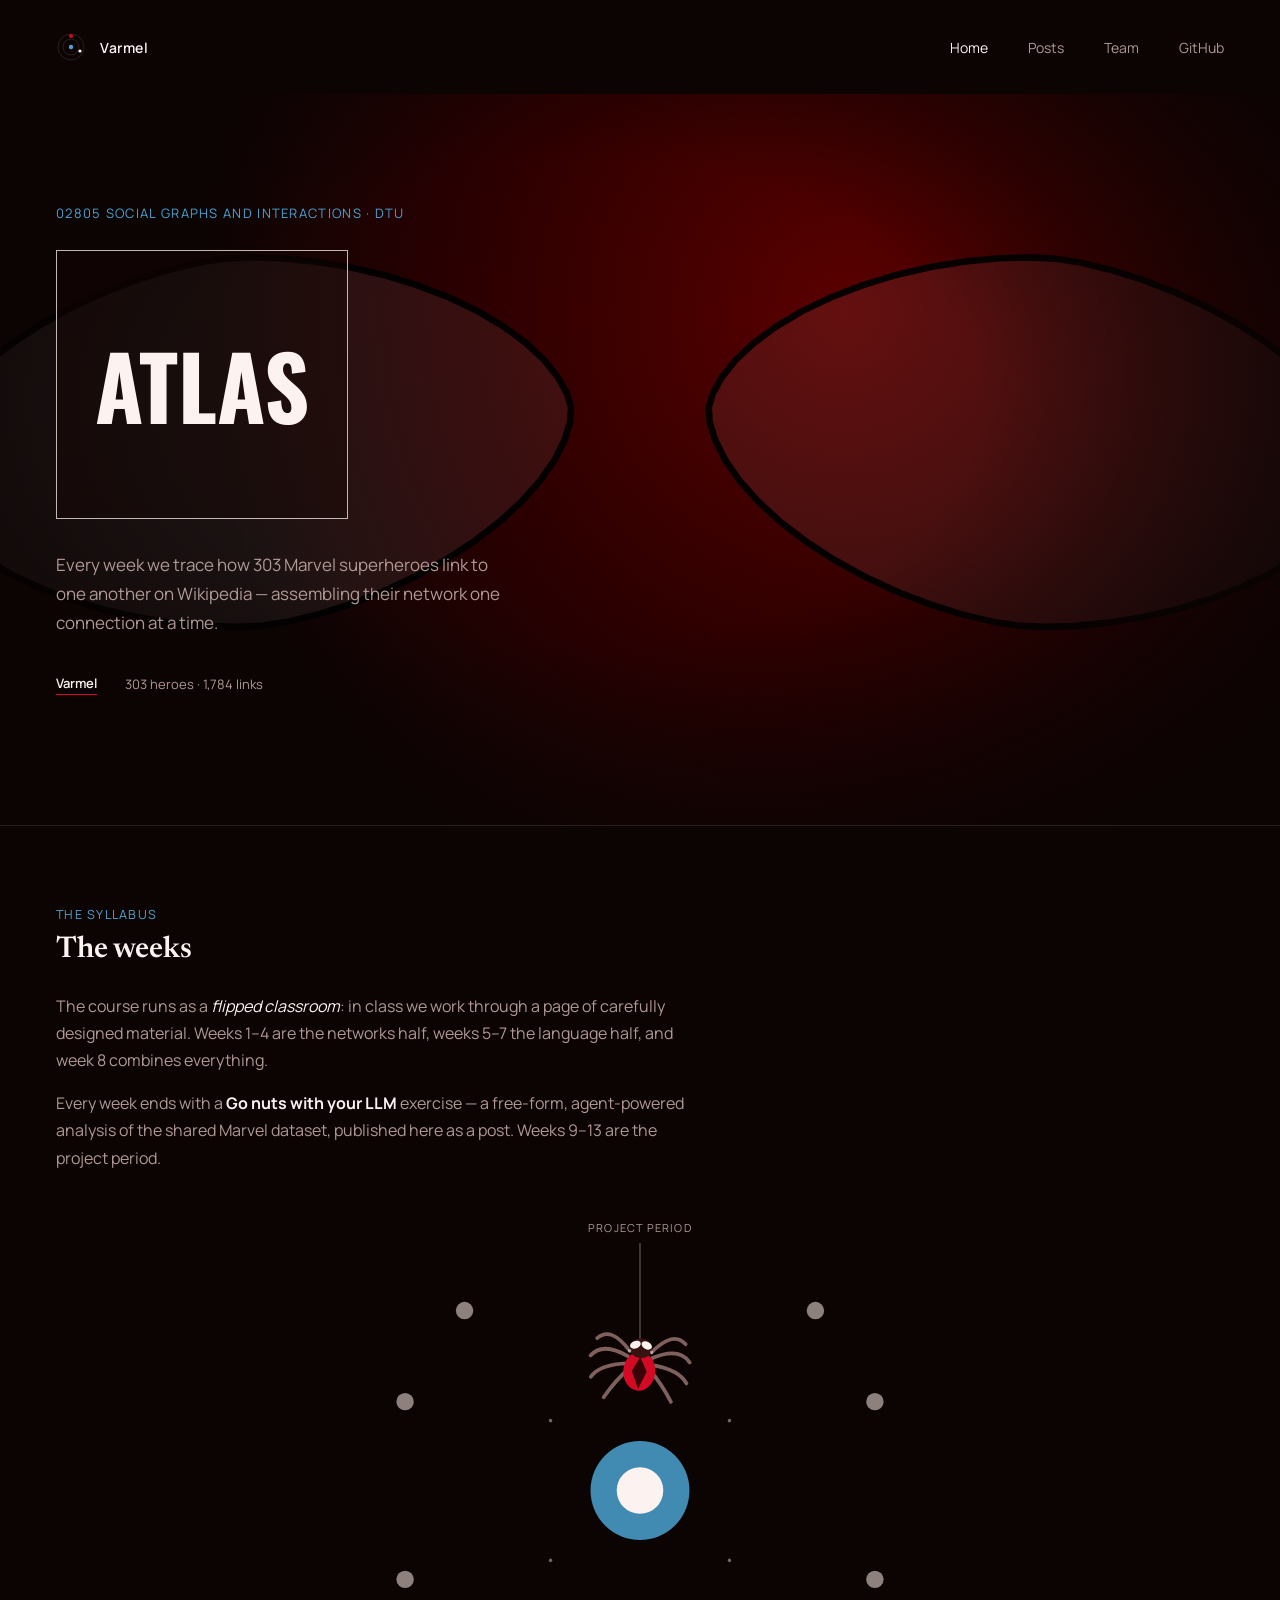
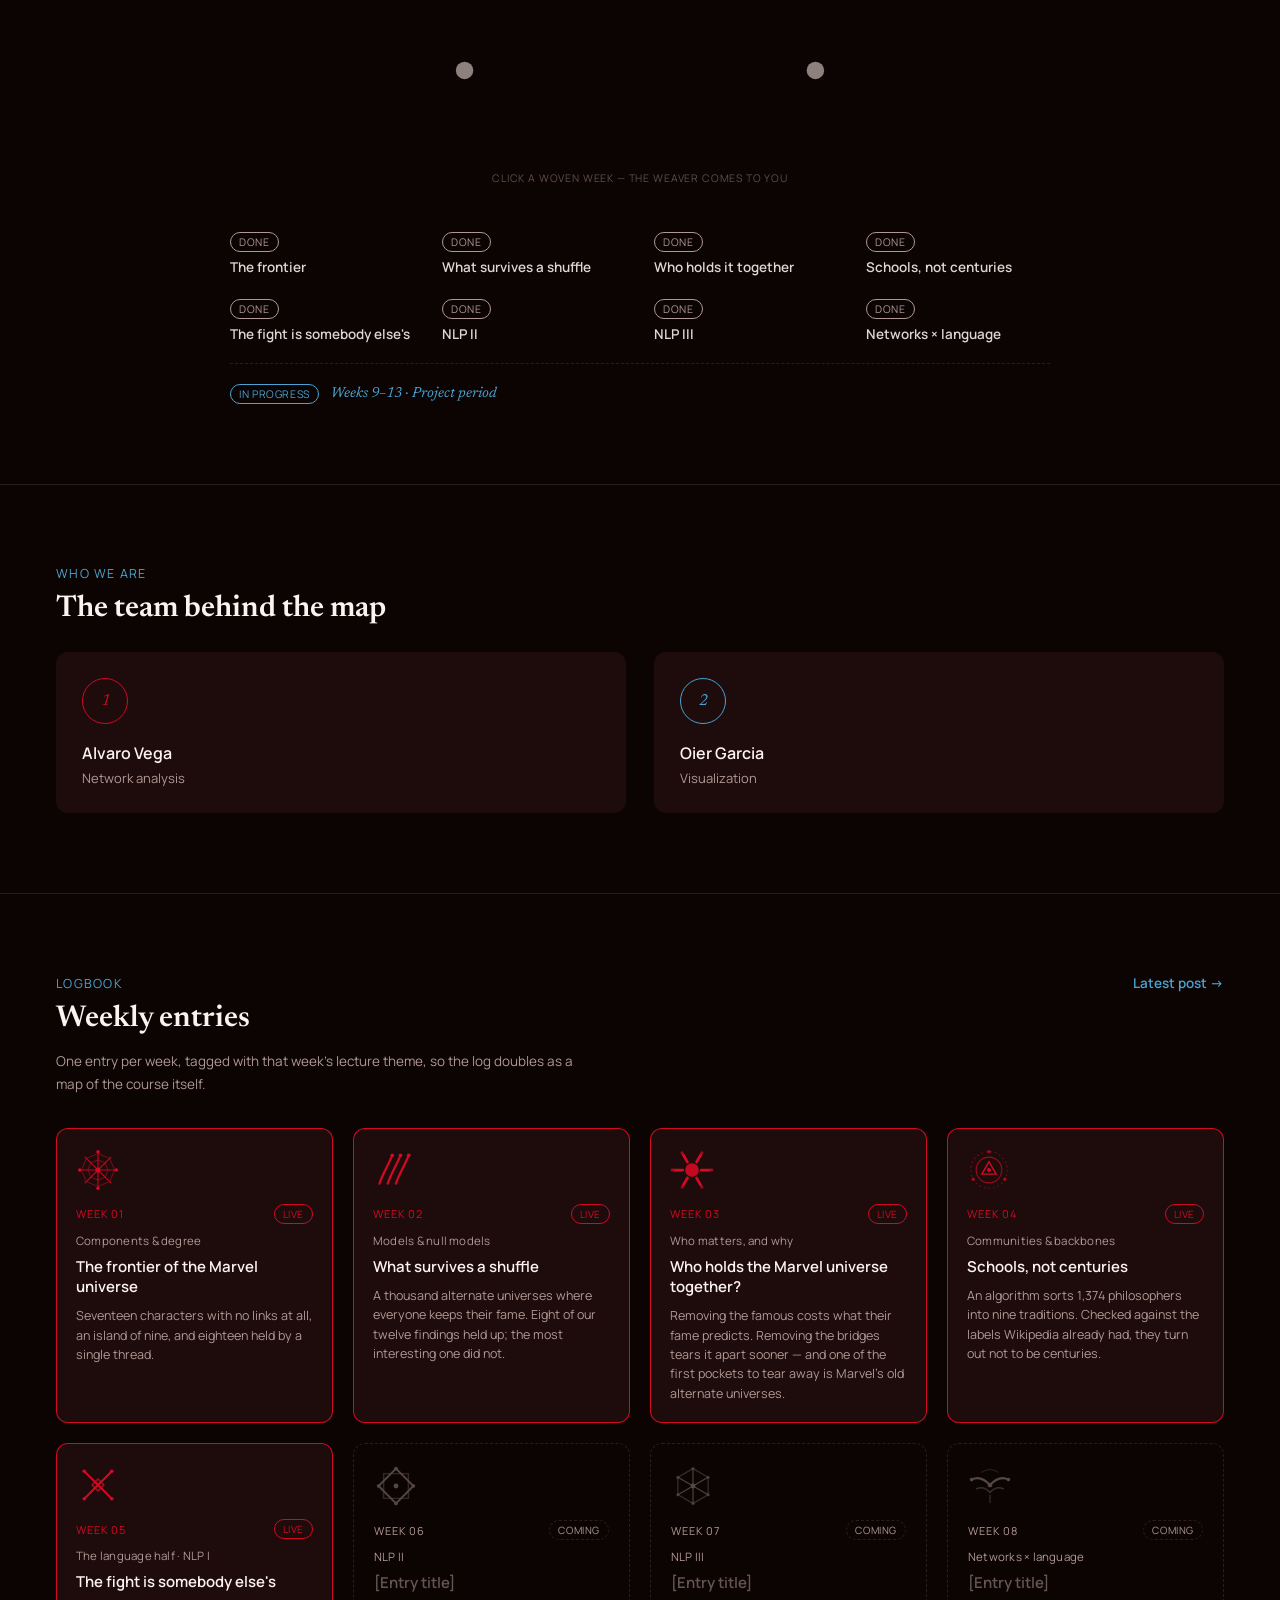
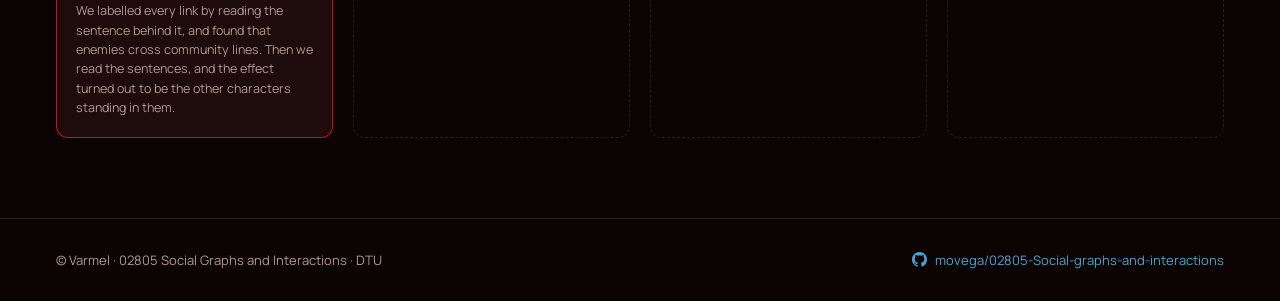
<file: index.html>
<!doctype html>
<html lang="en">
<head>
<meta charset="utf-8">
<meta name="viewport" content="width=device-width, initial-scale=1">
<title>Varmel · Marvel Universe Network Atlas</title>
<meta name="description" content="Weekly network-science posts on the Marvel Wikipedia network — 303 characters, 1,784 links — for 02805 Social Graphs and Interactions at DTU.">
<meta name="color-scheme" content="dark">

<!-- Open Graph / social preview -->
<meta property="og:type" content="website">
<meta property="og:title" content="Varmel · Marvel Universe Network Atlas">
<meta property="og:description" content="Every week we trace how 303 Marvel superheroes link to one another on Wikipedia.">

<link rel="icon" href="data:image/svg+xml,<svg xmlns='http://www.w3.org/2000/svg' viewBox='0 0 32 32'><circle cx='16' cy='16' r='15' fill='%231d0f0d'/><circle cx='16' cy='16' r='10' fill='none' stroke='%23b8574a' stroke-width='1.5'/><circle cx='16' cy='5' r='3' fill='%23e0523f'/><circle cx='26' cy='21' r='2.6' fill='%236aa6d8'/><circle cx='16' cy='16' r='3' fill='%23f7efe9'/></svg>">

<link rel="preconnect" href="https://fonts.googleapis.com">
<link rel="preconnect" href="https://fonts.gstatic.com" crossorigin>
<link rel="stylesheet" href="https://fonts.googleapis.com/css2?family=Newsreader:ital,wght@0,500;0,600;1,500;1,600&family=Manrope:wght@400;500;600;700&family=Oswald:wght@500;600;700&display=swap">
<link rel="stylesheet" href="assets/css/site.css">
</head>
<body>
<a class="skip-link sans" href="#main">Skip to content</a>

<div class="page">

  <!-- ===================== NAV ===================== -->
  <header class="site-nav">
    <div class="site-nav__brand">
      <svg width="30" height="30" viewBox="0 0 30 30" fill="none" aria-hidden="true">
        <circle cx="15" cy="15" r="13" stroke="var(--line)" stroke-width="1"></circle>
        <circle cx="15" cy="15" r="8" stroke="var(--line)" stroke-width="1"></circle>
        <circle cx="15" cy="4" r="2" fill="var(--accent)"></circle>
        <circle cx="15" cy="15" r="2.2" fill="var(--accent2)"></circle>
        <circle cx="24" cy="19" r="1.6" fill="var(--text)"></circle>
      </svg>
      <a class="sans site-nav__name" href="index.html" data-site="team-name">Varmel</a>
    </div>
    <nav class="sans site-nav__links" aria-label="Main">
      <a class="is-current" href="index.html">Home</a>
      <a href="#posts">Posts</a>
      <a href="#team">Team</a>
      <a href="https://github.com/movega/02805-Social-graphs-and-interactions" data-site="repo-link">GitHub</a>
    </nav>
  </header>

  <main id="main">

  <!-- ===================== HERO ===================== -->
  <section class="hero">
    <div class="hero__glow"></div>

    <svg class="hero__art hero__eye hero__eye--left" viewBox="-272 -160 544 320" fill="none" aria-hidden="true">
      <polygon points="250.0,0.0 248.2,10.7 242.6,23.9 233.6,38.0 221.1,52.4 205.6,66.6 187.2,80.3 166.3,93.1 143.4,104.8 119.0,115.1 93.6,123.8 67.9,130.8 42.7,135.9 19.0,139.0 0.0,140.0 -19.0,139.0 -42.7,135.9 -67.9,130.8 -93.6,123.8 -119.0,115.1 -143.4,104.8 -166.3,93.1 -187.2,80.3 -205.6,66.6 -221.1,52.4 -233.6,38.0 -242.6,23.9 -248.2,10.7 -250.0,0.0 -248.2,-10.7 -242.6,-23.9 -233.6,-38.0 -221.1,-52.4 -205.6,-66.6 -187.2,-80.3 -166.3,-93.1 -143.4,-104.8 -119.0,-115.1 -93.6,-123.8 -67.9,-130.8 -42.7,-135.9 -19.0,-139.0 -0.0,-140.0 19.0,-139.0 42.7,-135.9 67.9,-130.8 93.6,-123.8 119.0,-115.1 143.4,-104.8 166.3,-93.1 187.2,-80.3 205.6,-66.6 221.1,-52.4 233.6,-38.0 242.6,-23.9 248.2,-10.7" fill="var(--eye-fill)" stroke="var(--eye-line)" stroke-width="5" stroke-linejoin="round"></polygon>
    </svg>

    <svg class="hero__art hero__eye hero__eye--right" viewBox="-272 -160 544 320" fill="none" aria-hidden="true">
      <polygon points="250.0,0.0 248.2,10.7 242.6,23.9 233.6,38.0 221.1,52.4 205.6,66.6 187.2,80.3 166.3,93.1 143.4,104.8 119.0,115.1 93.6,123.8 67.9,130.8 42.7,135.9 19.0,139.0 0.0,140.0 -19.0,139.0 -42.7,135.9 -67.9,130.8 -93.6,123.8 -119.0,115.1 -143.4,104.8 -166.3,93.1 -187.2,80.3 -205.6,66.6 -221.1,52.4 -233.6,38.0 -242.6,23.9 -248.2,10.7 -250.0,0.0 -248.2,-10.7 -242.6,-23.9 -233.6,-38.0 -221.1,-52.4 -205.6,-66.6 -187.2,-80.3 -166.3,-93.1 -143.4,-104.8 -119.0,-115.1 -93.6,-123.8 -67.9,-130.8 -42.7,-135.9 -19.0,-139.0 -0.0,-140.0 19.0,-139.0 42.7,-135.9 67.9,-130.8 93.6,-123.8 119.0,-115.1 143.4,-104.8 166.3,-93.1 187.2,-80.3 205.6,-66.6 221.1,-52.4 233.6,-38.0 242.6,-23.9 248.2,-10.7" fill="var(--eye-fill)" stroke="var(--eye-line)" stroke-width="5" stroke-linejoin="round"></polygon>
    </svg>

    <div class="hero__vignette"></div>

    <div class="hero__content">
      <div class="sans hero__course">02805 Social Graphs and Interactions · DTU</div>

      <div class="hero__title-box">
        <h1 class="display hero__title">Atlas</h1>
      </div>

      <p class="hero__lede">Every week we trace how 303 Marvel superheroes link to one another on Wikipedia — assembling their network one connection at a time.</p>
      <div class="hero__meta">
        <div class="sans hero__byline" data-site="team-name">Varmel</div>
        <div class="sans hero__stats">303 heroes · 1,784 links</div>
      </div>
    </div>
  </section>

  <!-- ===================== THE WEEKS ===================== -->
  <section class="section" id="weeks">
    <div class="sans eyebrow">The syllabus</div>
    <h2 class="serif section__title">The weeks</h2>

    <p class="sans section__note">The course runs as a <em>flipped classroom</em>: in class we work through a page of carefully designed material. Weeks 1&ndash;4 are the networks half, weeks 5&ndash;7 the language half, and week 8 combines everything.</p>
    <p class="sans section__note section__note--last">Every week ends with a <strong>Go nuts with your LLM</strong> exercise — a free-form, agent-powered analysis of the shared Marvel dataset, published here as a post. Weeks 9&ndash;13 are the project period.</p>

    <div class="weeks-figure">
      <div class="sans weeks-figure__label" id="week-label">Week 1 of 8</div>

      <svg id="weeks-svg" width="640" height="495" viewBox="-220 -170 440 340" fill="none">
        <circle id="body-glow" cx="0" cy="0" r="34" fill="var(--accent2)" opacity="0"></circle>
      <line x1="0" y1="0" x2="-61.5" y2="-48.0" id="leg1-line1" stroke="var(--line)" stroke-width="1.4" stroke-opacity="0.4" stroke-dasharray="3 5" stroke-linecap="round"></line>
      <line x1="-61.5" y1="-48.0" x2="-120.6" y2="-123.7" id="leg1-line2" stroke="var(--line)" stroke-width="1.4" stroke-opacity="0.4" stroke-dasharray="3 5" stroke-linecap="round"></line>
      <circle cx="-120.6" cy="-123.7" r="20" fill="var(--accent)" id="leg1-glow" opacity="0"></circle>
      <circle cx="-120.6" cy="-123.7" id="leg1-foot" r="5" fill="var(--bg-panel)" stroke="var(--line)" stroke-width="1.5"></circle>
      <line x1="0" y1="0" x2="-76.0" y2="-17.5" id="leg2-line1" stroke="var(--line)" stroke-width="1.4" stroke-opacity="0.4" stroke-dasharray="3 5" stroke-linecap="round"></line>
      <line x1="-76.0" y1="-17.5" x2="-161.5" y2="-61.1" id="leg2-line2" stroke="var(--line)" stroke-width="1.4" stroke-opacity="0.4" stroke-dasharray="3 5" stroke-linecap="round"></line>
      <circle cx="-161.5" cy="-61.1" r="20" fill="var(--accent)" id="leg2-glow" opacity="0"></circle>
      <circle cx="-161.5" cy="-61.1" id="leg2-foot" r="5" fill="var(--bg-panel)" stroke="var(--line)" stroke-width="1.5"></circle>
      <line x1="0" y1="0" x2="-76.0" y2="17.5" id="leg3-line1" stroke="var(--line)" stroke-width="1.4" stroke-opacity="0.4" stroke-dasharray="3 5" stroke-linecap="round"></line>
      <line x1="-76.0" y1="17.5" x2="-161.5" y2="61.1" id="leg3-line2" stroke="var(--line)" stroke-width="1.4" stroke-opacity="0.4" stroke-dasharray="3 5" stroke-linecap="round"></line>
      <circle cx="-161.5" cy="61.1" r="20" fill="var(--accent)" id="leg3-glow" opacity="0"></circle>
      <circle cx="-161.5" cy="61.1" id="leg3-foot" r="5" fill="var(--bg-panel)" stroke="var(--line)" stroke-width="1.5"></circle>
      <line x1="0" y1="0" x2="-61.5" y2="48.0" id="leg4-line1" stroke="var(--line)" stroke-width="1.4" stroke-opacity="0.4" stroke-dasharray="3 5" stroke-linecap="round"></line>
      <line x1="-61.5" y1="48.0" x2="-120.6" y2="123.7" id="leg4-line2" stroke="var(--line)" stroke-width="1.4" stroke-opacity="0.4" stroke-dasharray="3 5" stroke-linecap="round"></line>
      <circle cx="-120.6" cy="123.7" r="20" fill="var(--accent)" id="leg4-glow" opacity="0"></circle>
      <circle cx="-120.6" cy="123.7" id="leg4-foot" r="5" fill="var(--bg-panel)" stroke="var(--line)" stroke-width="1.5"></circle>
      <line x1="0" y1="0" x2="61.5" y2="-48.0" id="leg5-line1" stroke="var(--line)" stroke-width="1.4" stroke-opacity="0.4" stroke-dasharray="3 5" stroke-linecap="round"></line>
      <line x1="61.5" y1="-48.0" x2="120.6" y2="-123.7" id="leg5-line2" stroke="var(--line)" stroke-width="1.4" stroke-opacity="0.4" stroke-dasharray="3 5" stroke-linecap="round"></line>
      <circle cx="120.6" cy="-123.7" r="20" fill="var(--accent)" id="leg5-glow" opacity="0"></circle>
      <circle cx="120.6" cy="-123.7" id="leg5-foot" r="5" fill="var(--bg-panel)" stroke="var(--line)" stroke-width="1.5"></circle>
      <line x1="0" y1="0" x2="76.0" y2="-17.5" id="leg6-line1" stroke="var(--line)" stroke-width="1.4" stroke-opacity="0.4" stroke-dasharray="3 5" stroke-linecap="round"></line>
      <line x1="76.0" y1="-17.5" x2="161.5" y2="-61.1" id="leg6-line2" stroke="var(--line)" stroke-width="1.4" stroke-opacity="0.4" stroke-dasharray="3 5" stroke-linecap="round"></line>
      <circle cx="161.5" cy="-61.1" r="20" fill="var(--accent)" id="leg6-glow" opacity="0"></circle>
      <circle cx="161.5" cy="-61.1" id="leg6-foot" r="5" fill="var(--bg-panel)" stroke="var(--line)" stroke-width="1.5"></circle>
      <line x1="0" y1="0" x2="76.0" y2="17.5" id="leg7-line1" stroke="var(--line)" stroke-width="1.4" stroke-opacity="0.4" stroke-dasharray="3 5" stroke-linecap="round"></line>
      <line x1="76.0" y1="17.5" x2="161.5" y2="61.1" id="leg7-line2" stroke="var(--line)" stroke-width="1.4" stroke-opacity="0.4" stroke-dasharray="3 5" stroke-linecap="round"></line>
      <circle cx="161.5" cy="61.1" r="20" fill="var(--accent)" id="leg7-glow" opacity="0"></circle>
      <circle cx="161.5" cy="61.1" id="leg7-foot" r="5" fill="var(--bg-panel)" stroke="var(--line)" stroke-width="1.5"></circle>
      <line x1="0" y1="0" x2="61.5" y2="48.0" id="leg8-line1" stroke="var(--line)" stroke-width="1.4" stroke-opacity="0.4" stroke-dasharray="3 5" stroke-linecap="round"></line>
      <line x1="61.5" y1="48.0" x2="120.6" y2="123.7" id="leg8-line2" stroke="var(--line)" stroke-width="1.4" stroke-opacity="0.4" stroke-dasharray="3 5" stroke-linecap="round"></line>
      <circle cx="120.6" cy="123.7" r="20" fill="var(--accent)" id="leg8-glow" opacity="0"></circle>
      <circle cx="120.6" cy="123.7" id="leg8-foot" r="5" fill="var(--bg-panel)" stroke="var(--line)" stroke-width="1.5"></circle>
        <circle id="body-fill" cx="0" cy="0" r="16" fill="var(--line)"></circle>

        <line id="spider-thread" x1="0" y1="-178" x2="0" y2="-178" stroke="var(--line-node)" stroke-width="1.1" opacity="0"></line>
        <circle id="reveal-pulse" cx="0" cy="0" r="18" fill="none" stroke="var(--accent)" stroke-width="2" opacity="0"></circle>
        <g id="spider" transform="translate(0,-178)">
          <g id="spider-scale" transform="scale(1.22)">
            <g class="sp-legs" fill="none" stroke="oklch(0.52 0.04 25)" stroke-width="2.1" stroke-linecap="round">
              <path class="sp-leg" d="M -6,-5 C -14,-14 -20,-16 -25,-11"></path>
              <path class="sp-leg" d="M -7,-2 C -17,-7 -24,-6 -28,-1"></path>
              <path class="sp-leg" d="M -7,2 C -17,3 -24,6 -27,11"></path>
              <path class="sp-leg" d="M -6,5 C -13,12 -16,17 -19,22"></path>
              <path class="sp-leg" d="M 6,-5 C 14,-14 20,-16 25,-11"></path>
              <path class="sp-leg" d="M 7,-2 C 17,-7 24,-6 28,-1"></path>
              <path class="sp-leg" d="M 7,2 C 17,3 24,6 27,11"></path>
              <path class="sp-leg" d="M 6,5 C 13,12 16,17 19,22"></path>
            </g>
            <ellipse class="sp-abdomen" cx="0" cy="6" rx="9" ry="11" fill="var(--accent)"></ellipse>
            <path class="sp-mark" d="M 0,-2 L 4.2,6 L 0,16 L -4.2,6 Z" fill="oklch(0.15 0.05 25)" opacity="0.85"></path>
            <ellipse class="sp-head" cx="0" cy="-7" rx="6.5" ry="5.5" fill="oklch(0.24 0.06 25)"></ellipse>
            <ellipse class="sp-eye" cx="-3.2" cy="-8.8" rx="3.1" ry="2.1" fill="var(--text)" transform="rotate(-24 -3.2 -8.8)"></ellipse>
            <ellipse class="sp-eye" cx="3.2" cy="-8.8" rx="3.1" ry="2.1" fill="var(--text)" transform="rotate(24 3.2 -8.8)"></ellipse>
            <circle cx="-6.2" cy="-5.2" r="0.95" fill="var(--text)" opacity="0.55"></circle>
            <circle cx="6.2" cy="-5.2" r="0.95" fill="var(--text)" opacity="0.55"></circle>
          </g>
        </g>
      </svg>

      <div id="reveal-caption" class="serif weeks-figure__caption" style="display:none;">Eight weeks, eight legs.</div>

      <div class="sans weeks-figure__hint" id="weeks-hint" hidden>Click a woven week &mdash; the weaver comes to you</div>
    </div>

    <div class="week-grid">
      <div class="week-cell">
        <div class="sans tag" id="footer-w1-tag">coming</div>
        <a class="week-cell__title" id="footer-w1-title" href="posts/week1.html">The frontier</a>
      </div>
      <div class="week-cell">
        <div class="sans tag" id="footer-w2-tag">coming</div>
        <a class="week-cell__title" id="footer-w2-title" href="posts/week2.html">What survives a shuffle</a>
      </div>
      <div class="week-cell">
        <div class="sans tag" id="footer-w3-tag">coming</div>
        <a class="week-cell__title" id="footer-w3-title" href="posts/week3.html">Who holds it together</a>
      </div>
      <div class="week-cell">
        <div class="sans tag" id="footer-w4-tag">coming</div>
        <a class="week-cell__title" id="footer-w4-title" href="posts/week4.html">Schools, not centuries</a>
      </div>
      <div class="week-cell">
        <div class="sans tag" id="footer-w5-tag">coming</div>
        <a class="week-cell__title" id="footer-w5-title" href="posts/week5.html">The fight is somebody else's</a>
      </div>
      <div class="week-cell">
        <div class="sans tag" id="footer-w6-tag">coming</div>
        <div class="week-cell__title" id="footer-w6-title">NLP II</div>
      </div>
      <div class="week-cell">
        <div class="sans tag" id="footer-w7-tag">coming</div>
        <div class="week-cell__title" id="footer-w7-title">NLP III</div>
      </div>
      <div class="week-cell">
        <div class="sans tag" id="footer-w8-tag">coming</div>
        <div class="week-cell__title" id="footer-w8-title">Networks &times; language</div>
      </div>
    </div>

    <div class="week-project">
      <div class="sans tag" id="project-tag">coming</div>
      <div class="serif week-project__title" id="project-title">Weeks 9&ndash;13 &middot; Project period</div>
    </div>
  </section>

  <!-- ===================== TEAM ===================== -->
  <section class="section" id="team">
    <div class="sans eyebrow">Who we are</div>
    <h2 class="serif section__title">The team behind the map</h2>
    <div class="team-grid">
      <div class="member">
        <div class="member__badge member__badge--accent">1</div>
        <div class="member__name" data-member="1-name">Alvaro Vega</div>
        <div class="member__role" data-member="1-role">Network analysis</div>
        <div class="member__links"><a data-member="1-link" href="#">github</a></div>
      </div>
      <div class="member">
        <div class="member__badge member__badge--accent2">2</div>
        <div class="member__name" data-member="2-name">Oier Garcia</div>
        <div class="member__role" data-member="2-role">Visualization</div>
        <div class="member__links"><a data-member="2-link" href="#">github</a></div>
      </div>
    </div>
  </section>

  <!-- ===================== POSTS ===================== -->
  <section class="section" id="posts">
    <div class="section__head">
      <div>
        <div class="sans eyebrow">Logbook</div>
        <h2 class="serif section__title" style="margin-bottom:0;">Weekly entries</h2>
      </div>
      <a href="posts/week4.html" class="sans link-more" data-site="latest-post">Latest post →</a>
    </div>
    <p class="sans section__note" style="font-size:13.5px; margin-bottom:32px; max-width:520px;">One entry per week, tagged with that week's lecture theme, so the log doubles as a map of the course itself.</p>

    <div class="post-grid">

      <a class="post-card" href="posts/week1.html">
        <svg class="post-card__glyph" viewBox="0 0 48 48" role="img">
          <title>Spider-Man &mdash; 115 links in our network</title>
          <polygon points="35,24 31.8,31.8 24,35 16.2,31.8 13,24 16.2,16.2 24,13 31.8,16.2" fill="none" stroke="currentColor" stroke-width="1.2" opacity="0.5"></polygon>
          <polygon points="42,24 36.7,36.7 24,42 11.3,36.7 6,24 11.3,11.3 24,6 36.7,11.3" fill="none" stroke="currentColor" stroke-width="1.2" opacity="0.5"></polygon>
          <line x1="24" y1="24" x2="44" y2="24" stroke="currentColor" stroke-width="1.3" stroke-linecap="round" opacity="0.85"></line>
          <line x1="24" y1="24" x2="38.1" y2="38.1" stroke="currentColor" stroke-width="1.3" stroke-linecap="round" opacity="0.85"></line>
          <line x1="24" y1="24" x2="24" y2="44" stroke="currentColor" stroke-width="1.3" stroke-linecap="round" opacity="0.85"></line>
          <line x1="24" y1="24" x2="9.9" y2="38.1" stroke="currentColor" stroke-width="1.3" stroke-linecap="round" opacity="0.85"></line>
          <line x1="24" y1="24" x2="4" y2="24" stroke="currentColor" stroke-width="1.3" stroke-linecap="round" opacity="0.85"></line>
          <line x1="24" y1="24" x2="9.9" y2="9.9" stroke="currentColor" stroke-width="1.3" stroke-linecap="round" opacity="0.85"></line>
          <line x1="24" y1="24" x2="24" y2="4" stroke="currentColor" stroke-width="1.3" stroke-linecap="round" opacity="0.85"></line>
          <line x1="24" y1="24" x2="38.1" y2="9.9" stroke="currentColor" stroke-width="1.3" stroke-linecap="round" opacity="0.85"></line>
          <circle cx="24" cy="4" r="1.9" fill="currentColor"></circle>
          <circle cx="44" cy="24" r="1.9" fill="currentColor"></circle>
          <circle cx="24" cy="44" r="1.9" fill="currentColor"></circle>
          <circle cx="4" cy="24" r="1.9" fill="currentColor"></circle>
          <circle cx="24" cy="24" r="2.8" fill="currentColor"></circle>
        </svg>
        <div class="post-card__row">
          <div class="sans post-card__week">Week 01</div>
          <div class="sans post-card__status">live</div>
        </div>
        <div class="sans post-card__theme">Components &amp; degree</div>
        <div class="post-card__title">The frontier of the Marvel universe</div>
        <div class="post-card__dek">Seventeen characters with no links at all, an island of nine, and eighteen held by a single thread.</div>
      </a>

      <!-- As each post lands, swap its wrapper for
           <a class="post-card" href="posts/weekNN.html"> and the status to "live". -->

      <a class="post-card" href="posts/week2.html">
        <svg class="post-card__glyph" viewBox="0 0 48 48" role="img">
          <title>Wolverine &mdash; 77 links in our network</title>
          <path d="M 7 39 C 9.5 30, 17 18, 21 8" fill="none" stroke="currentColor" stroke-width="2.4" stroke-linecap="round"></path>
          <circle cx="21" cy="8" r="2.0" fill="currentColor"></circle>
          <path d="M 16 39 C 18.5 30, 26 18, 30 8" fill="none" stroke="currentColor" stroke-width="2.4" stroke-linecap="round"></path>
          <circle cx="30" cy="8" r="2.0" fill="currentColor"></circle>
          <path d="M 25 39 C 27.5 30, 35 18, 39 8" fill="none" stroke="currentColor" stroke-width="2.4" stroke-linecap="round"></path>
          <circle cx="39" cy="8" r="2.0" fill="currentColor"></circle>
        </svg>
        <div class="post-card__row">
          <div class="sans post-card__week">Week 02</div>
          <div class="sans post-card__status">live</div>
        </div>
        <div class="sans post-card__theme">Models &amp; null models</div>
        <div class="post-card__title">What survives a shuffle</div>
        <div class="post-card__dek">A thousand alternate universes where everyone keeps their fame. Eight of our twelve findings held up; the most interesting one did not.</div>
      </a>

      <a class="post-card" href="posts/week3.html">
        <svg class="post-card__glyph" viewBox="0 0 48 48" role="img">
          <title>Hulk &mdash; 74 links in our network</title>
          <line x1="34" y1="24" x2="43" y2="24" stroke="currentColor" stroke-width="3" stroke-linecap="round"></line>
          <circle cx="45.5" cy="24" r="1.8" fill="currentColor" opacity="0.7"></circle>
          <line x1="29" y1="32.7" x2="33.5" y2="40.5" stroke="currentColor" stroke-width="3" stroke-linecap="round"></line>
          <circle cx="34.8" cy="42.6" r="1.8" fill="currentColor" opacity="0.7"></circle>
          <line x1="19" y1="32.7" x2="14.5" y2="40.5" stroke="currentColor" stroke-width="3" stroke-linecap="round"></line>
          <circle cx="13.3" cy="42.6" r="1.8" fill="currentColor" opacity="0.7"></circle>
          <line x1="14" y1="24" x2="5" y2="24" stroke="currentColor" stroke-width="3" stroke-linecap="round"></line>
          <circle cx="2.5" cy="24" r="1.8" fill="currentColor" opacity="0.7"></circle>
          <line x1="19" y1="15.3" x2="14.5" y2="7.5" stroke="currentColor" stroke-width="3" stroke-linecap="round"></line>
          <circle cx="13.2" cy="5.4" r="1.8" fill="currentColor" opacity="0.7"></circle>
          <line x1="29" y1="15.3" x2="33.5" y2="7.5" stroke="currentColor" stroke-width="3" stroke-linecap="round"></line>
          <circle cx="34.8" cy="5.4" r="1.8" fill="currentColor" opacity="0.7"></circle>
          <circle cx="24" cy="24" r="7.5" fill="currentColor" opacity="0.9"></circle>
        </svg>
        <div class="post-card__row">
          <div class="sans post-card__week">Week 03</div>
          <div class="sans post-card__status">live</div>
        </div>
        <div class="sans post-card__theme">Who matters, and why</div>
        <div class="post-card__title">Who holds the Marvel universe together?</div>
        <div class="post-card__dek">Removing the famous costs what their fame predicts. Removing the bridges tears it apart sooner &mdash; and one of the first pockets to tear away is Marvel's old alternate universes.</div>
      </a>

      <a class="post-card" href="posts/week4.html">
        <svg class="post-card__glyph" viewBox="0 0 48 48" role="img">
          <title>Doctor Strange &mdash; 67 links in our network</title>
          <circle cx="24" cy="24" r="20" fill="none" stroke="currentColor" stroke-width="1.2" opacity="0.45" stroke-dasharray="2 3"></circle>
          <circle cx="24" cy="24" r="14" fill="none" stroke="currentColor" stroke-width="1.2" opacity="0.7"></circle>
          <polygon points="24,15 31.8,28.5 16.2,28.5" fill="none" stroke="currentColor" stroke-width="1.6" opacity="1"></polygon>
          <circle cx="24" cy="24" r="2.2" fill="currentColor"></circle>
          <circle cx="24" cy="4" r="1.7" fill="currentColor" opacity="0.8"></circle>
          <circle cx="41.3" cy="34" r="1.7" fill="currentColor" opacity="0.8"></circle>
          <circle cx="6.7" cy="34" r="1.7" fill="currentColor" opacity="0.8"></circle>
        </svg>
        <div class="post-card__row">
          <div class="sans post-card__week">Week 04</div>
          <div class="sans post-card__status">live</div>
        </div>
        <div class="sans post-card__theme">Communities &amp; backbones</div>
        <div class="post-card__title">Schools, not centuries</div>
        <div class="post-card__dek">An algorithm sorts 1,374 philosophers into nine traditions. Checked against the labels Wikipedia already had, they turn out not to be centuries.</div>
      </a>

      <a class="post-card" href="posts/week5.html">
        <svg class="post-card__glyph" viewBox="0 0 48 48" role="img">
          <title>Deadpool &mdash; 52 links in our network</title>
          <line x1="9" y1="9" x2="39" y2="39" stroke="currentColor" stroke-width="2.2" stroke-linecap="round"></line>
          <circle cx="9" cy="9" r="2.0" fill="currentColor"></circle>
          <circle cx="39" cy="39" r="2.0" fill="currentColor"></circle>
          <line x1="39" y1="9" x2="9" y2="39" stroke="currentColor" stroke-width="2.2" stroke-linecap="round"></line>
          <circle cx="39" cy="9" r="2.0" fill="currentColor"></circle>
          <circle cx="9" cy="39" r="2.0" fill="currentColor"></circle>
          <polygon points="24,17.5 30.5,24 24,30.5 17.5,24" fill="none" stroke="currentColor" stroke-width="1.5" opacity="0.85"></polygon>
        </svg>
        <div class="post-card__row">
          <div class="sans post-card__week">Week 05</div>
          <div class="sans post-card__status">live</div>
        </div>
        <div class="sans post-card__theme">The language half &middot; NLP I</div>
        <div class="post-card__title">The fight is somebody else's</div>
        <div class="post-card__dek">We labelled every link by reading the sentence behind it, and found that enemies cross community lines. Then we read the sentences, and the effect turned out to be the other characters standing in them.</div>
      </a>

      <div class="post-card post-card--empty">
        <svg class="post-card__glyph" viewBox="0 0 48 48" role="img">
          <title>She-Hulk &mdash; 49 links in our network</title>
          <polygon points="24,5 43,24 24,43 5,24" fill="none" stroke="currentColor" stroke-width="2" opacity="1"></polygon>
          <polygon points="10.5,10.5 37.5,10.5 37.5,37.5 10.5,37.5" fill="none" stroke="currentColor" stroke-width="1.6" opacity="0.55"></polygon>
          <circle cx="24" cy="5" r="2.0" fill="currentColor"></circle>
          <circle cx="43" cy="24" r="2.0" fill="currentColor"></circle>
          <circle cx="24" cy="43" r="2.0" fill="currentColor"></circle>
          <circle cx="5" cy="24" r="2.0" fill="currentColor"></circle>
          <circle cx="24" cy="24" r="2.6" fill="currentColor"></circle>
        </svg>
        <div class="post-card__row">
          <div class="sans post-card__week">Week 06</div>
          <div class="sans post-card__status">coming</div>
        </div>
        <div class="sans post-card__theme">NLP II</div>
        <div class="post-card__title">[Entry title]</div>
      </div>

      <div class="post-card post-card--empty">
        <svg class="post-card__glyph" viewBox="0 0 48 48" role="img">
          <title>Scarlet Witch &mdash; 42 links in our network</title>
          <polygon points="40.5,33.5 24,43 7.5,33.5 7.5,14.5 24,5 40.5,14.5" fill="none" stroke="currentColor" stroke-width="1.4" opacity="0.6"></polygon>
          <line x1="40.5" y1="33.5" x2="7.5" y2="14.5" stroke="currentColor" stroke-width="1.3" stroke-linecap="round" opacity="0.9"></line>
          <line x1="24" y1="43" x2="24" y2="5" stroke="currentColor" stroke-width="1.3" stroke-linecap="round" opacity="0.9"></line>
          <line x1="7.5" y1="33.5" x2="40.5" y2="14.5" stroke="currentColor" stroke-width="1.3" stroke-linecap="round" opacity="0.9"></line>
          <circle cx="40.5" cy="33.5" r="1.7" fill="currentColor" opacity="0.75"></circle>
          <circle cx="24" cy="43" r="1.7" fill="currentColor" opacity="0.75"></circle>
          <circle cx="7.5" cy="33.5" r="1.7" fill="currentColor" opacity="0.75"></circle>
          <circle cx="7.5" cy="14.5" r="1.7" fill="currentColor" opacity="0.75"></circle>
          <circle cx="24" cy="5" r="1.7" fill="currentColor" opacity="0.75"></circle>
          <circle cx="40.5" cy="14.5" r="1.7" fill="currentColor" opacity="0.75"></circle>
          <circle cx="24" cy="24" r="2.6" fill="currentColor"></circle>
        </svg>
        <div class="post-card__row">
          <div class="sans post-card__week">Week 07</div>
          <div class="sans post-card__status">coming</div>
        </div>
        <div class="sans post-card__theme">NLP III</div>
        <div class="post-card__title">[Entry title]</div>
      </div>

      <div class="post-card post-card--empty">
        <svg class="post-card__glyph" viewBox="0 0 48 48" role="img">
          <title>Phoenix &mdash; 41 links in our network</title>
          <path d="M 4 17 Q 14 12, 24 23 Q 34 12, 44 17" fill="none" stroke="currentColor" stroke-width="2.2" stroke-linecap="round"></path>
          <path d="M 9.5 27 Q 17 23.5, 24 31 Q 31 23.5, 38.5 27" fill="none" stroke="currentColor" stroke-width="1.7" stroke-linecap="round" opacity="0.6"></path>
          <path d="M 15 9 Q 24 3, 33 9" fill="none" stroke="currentColor" stroke-width="1.3" stroke-linecap="round" opacity="0.4"></path>
          <circle cx="4" cy="17" r="2.0" fill="currentColor"></circle>
          <circle cx="44" cy="17" r="2.0" fill="currentColor"></circle>
          <circle cx="24" cy="23" r="2.6" fill="currentColor"></circle>
          <line x1="24" y1="34" x2="24" y2="42" stroke="currentColor" stroke-width="1.5" stroke-linecap="round" opacity="0.55"></line>
        </svg>
        <div class="post-card__row">
          <div class="sans post-card__week">Week 08</div>
          <div class="sans post-card__status">coming</div>
        </div>
        <div class="sans post-card__theme">Networks &times; language</div>
        <div class="post-card__title">[Entry title]</div>
      </div>

    </div>
  </section>

  </main>

  <div class="spacer"></div>

  <!-- ===================== FOOTER ===================== -->
  <footer class="site-footer">
    <div class="sans site-footer__note">© <span data-site="team-name">Varmel</span> · 02805 Social Graphs and Interactions · DTU</div>
    <a href="https://github.com/movega/02805-Social-graphs-and-interactions" class="sans site-footer__link" data-site="repo-link">
      <svg width="15" height="15" viewBox="0 0 16 16" fill="currentColor" aria-hidden="true"><path d="M8 0C3.58 0 0 3.58 0 8c0 3.54 2.29 6.53 5.47 7.59.4.07.55-.17.55-.38 0-.19-.01-.82-.01-1.49-2.01.37-2.53-.49-2.69-.94-.09-.23-.48-.94-.82-1.13-.28-.15-.68-.52-.01-.53.63-.01 1.08.58 1.23.82.72 1.21 1.87.87 2.33.66.07-.52.28-.87.51-1.07-1.78-.2-3.64-.89-3.64-3.95 0-.87.31-1.59.82-2.15-.08-.2-.36-1.02.08-2.12 0 0 .67-.21 2.2.82.64-.18 1.32-.27 2-.27.68 0 1.36.09 2 .27 1.53-1.04 2.2-.82 2.2-.82.44 1.1.16 1.92.08 2.12.51.56.82 1.27.82 2.15 0 3.07-1.87 3.75-3.65 3.95.29.25.54.73.54 1.48 0 1.07-.01 1.93-.01 2.2 0 .21.15.46.55.38A8.01 8.01 0 0 0 16 8c0-4.42-3.58-8-8-8z"></path></svg>
      <span data-site="repo-label">movega/02805-Social-graphs-and-interactions</span>
    </a>
  </footer>

</div>

<script src="assets/js/site.js"></script>
</body>
</html>
</file>
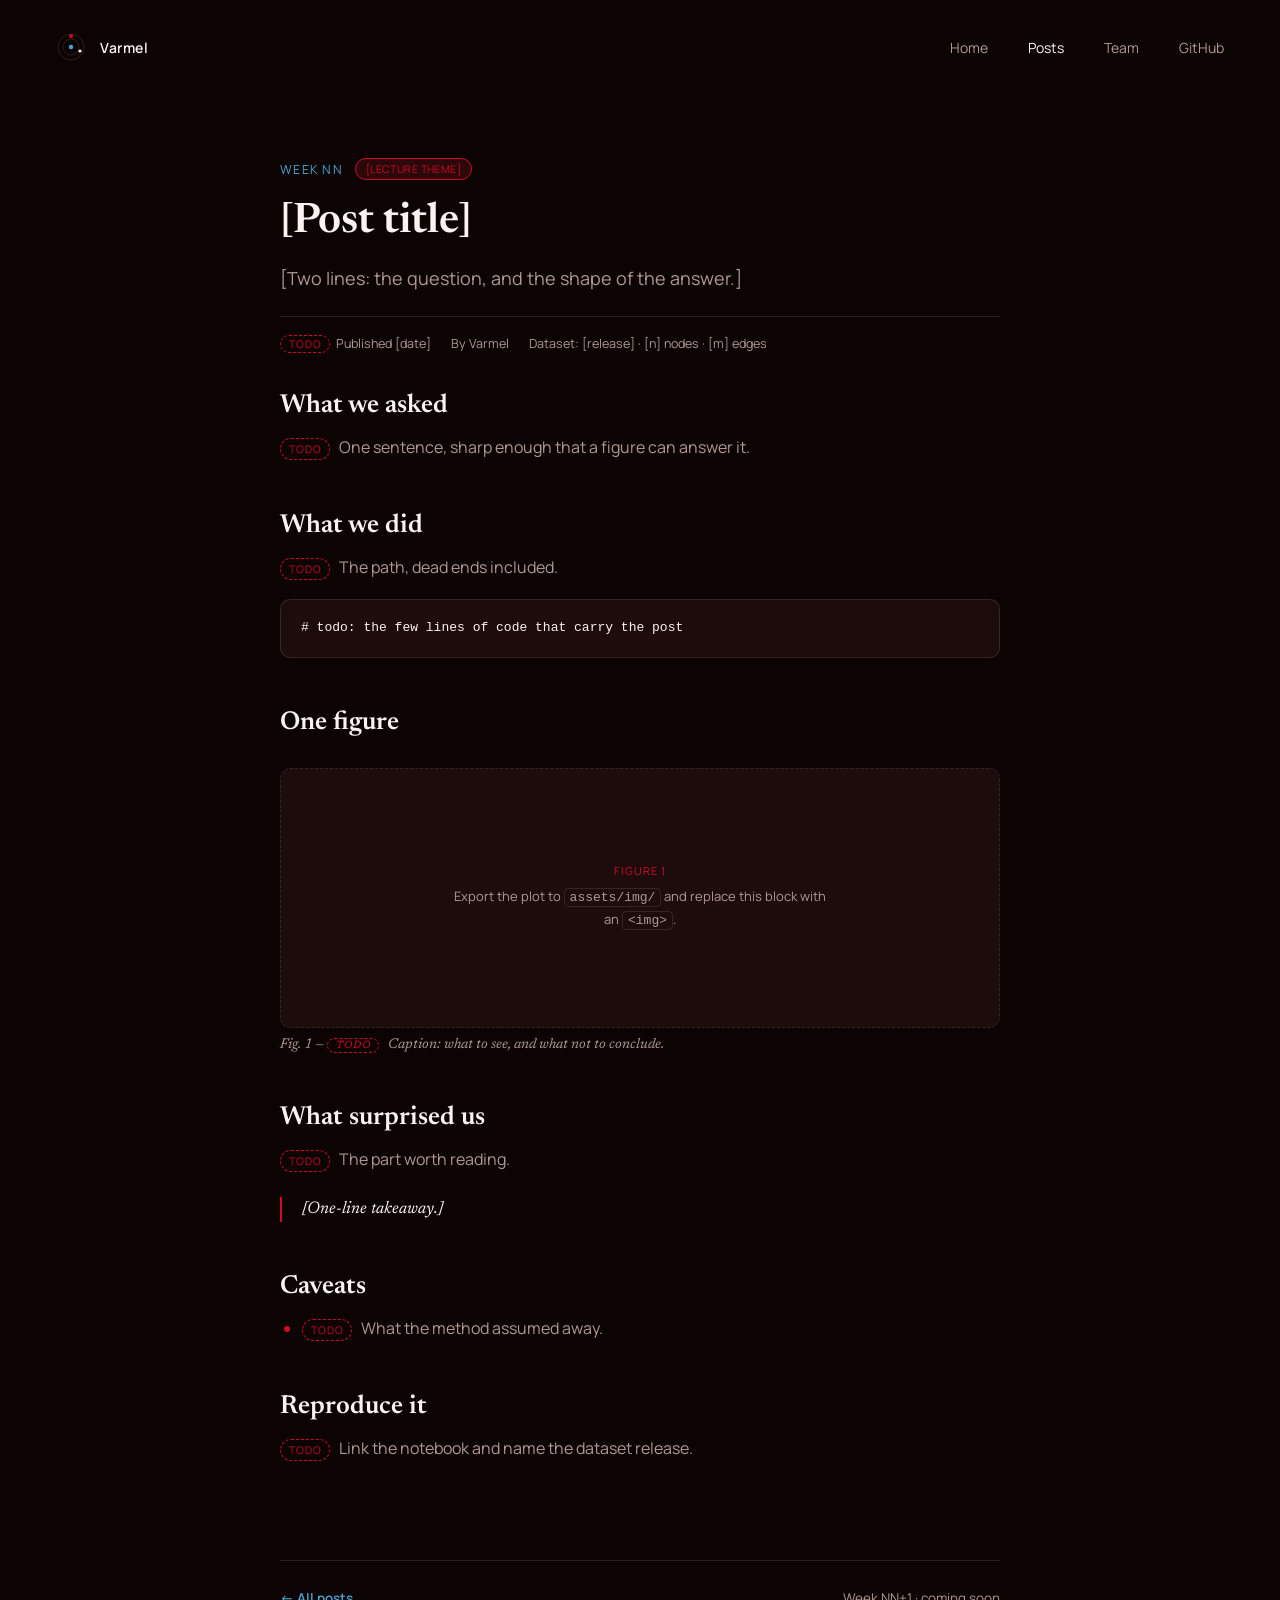
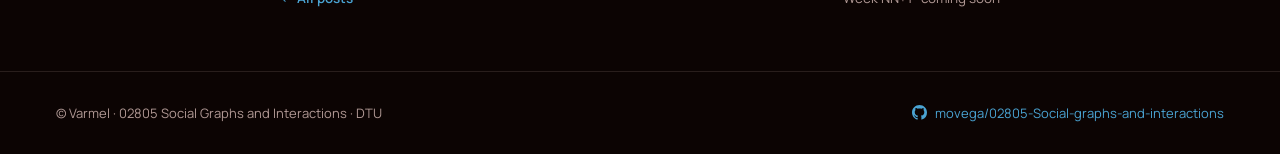
<file: posts/_template.html>
<!-- Weekly post template. Copy to weekNN.html, then replace every [bracket] and todo. -->
<!doctype html>
<html lang="en">
<head>
<meta charset="utf-8">
<meta name="viewport" content="width=device-width, initial-scale=1">
<title>Week NN · [Post title]</title>
<meta name="description" content="[One-sentence summary of the post.]">
<meta name="color-scheme" content="dark">

<meta property="og:type" content="article">
<meta property="og:title" content="Week NN · [Post title]">
<meta property="og:description" content="What we asked, what we did, one figure, what surprised us.">

<link rel="icon" href="data:image/svg+xml,<svg xmlns='http://www.w3.org/2000/svg' viewBox='0 0 32 32'><circle cx='16' cy='16' r='15' fill='%231d0f0d'/><circle cx='16' cy='16' r='10' fill='none' stroke='%23b8574a' stroke-width='1.5'/><circle cx='16' cy='5' r='3' fill='%23e0523f'/><circle cx='26' cy='21' r='2.6' fill='%236aa6d8'/><circle cx='16' cy='16' r='3' fill='%23f7efe9'/></svg>">

<link rel="preconnect" href="https://fonts.googleapis.com">
<link rel="preconnect" href="https://fonts.gstatic.com" crossorigin>
<link rel="stylesheet" href="https://fonts.googleapis.com/css2?family=Newsreader:ital,wght@0,500;0,600;1,500;1,600&family=Manrope:wght@400;500;600;700&family=Oswald:wght@500;600;700&display=swap">
<link rel="stylesheet" href="../assets/css/site.css">
</head>
<body>
<a class="skip-link sans" href="#main">Skip to content</a>

<div class="page">

  <!-- ===================== NAV ===================== -->
  <header class="site-nav">
    <div class="site-nav__brand">
      <svg width="30" height="30" viewBox="0 0 30 30" fill="none" aria-hidden="true">
        <circle cx="15" cy="15" r="13" stroke="var(--line)" stroke-width="1"></circle>
        <circle cx="15" cy="15" r="8" stroke="var(--line)" stroke-width="1"></circle>
        <circle cx="15" cy="4" r="2" fill="var(--accent)"></circle>
        <circle cx="15" cy="15" r="2.2" fill="var(--accent2)"></circle>
        <circle cx="24" cy="19" r="1.6" fill="var(--text)"></circle>
      </svg>
      <a class="sans site-nav__name" href="../index.html" data-site="team-name">Varmel</a>
    </div>
    <nav class="sans site-nav__links" aria-label="Main">
      <a href="../index.html">Home</a>
      <a class="is-current" href="../index.html#posts">Posts</a>
      <a href="../index.html#team">Team</a>
      <a href="https://github.com/movega/02805-Social-graphs-and-interactions" data-site="repo-link">GitHub</a>
    </nav>
  </header>

  <main id="main">

  <!-- ===================== POST HEADER ===================== -->
  <article>
  <header class="post-header">
    <div class="post-header__inner">
      <div class="post-header__kicker">
        <span class="sans post-header__week">Week NN</span>
        <span class="sans post-header__theme">[Lecture theme]</span>
      </div>

      <h1 class="serif post-header__title">[Post title]</h1>

      <p class="post-header__dek">[Two lines: the question, and the shape of the answer.]</p>

      <div class="sans post-header__meta">
        <span><span class="todo">todo</span>Published [date]</span>
        <span>By <span data-site="team-name">Varmel</span></span>
        <span>Dataset: [release] · [n] nodes · [m] edges</span>
      </div>
    </div>
  </header>

  <!-- ===================== POST BODY ===================== -->
  <div class="post-body">
    <div class="post-body__inner">
      <h2>What we asked</h2>
      <p><span class="todo">todo</span> One sentence, sharp enough that a figure can answer it.</p>

      <h2>What we did</h2>
      <p><span class="todo">todo</span> The path, dead ends included.</p>

      <pre><code># todo: the few lines of code that carry the post</code></pre>

      <h2>One figure</h2>
      <figure>
        <div class="figure-placeholder">
          <div class="sans figure-placeholder__label">Figure 1</div>
          <div class="figure-placeholder__hint">Export the plot to <code>assets/img/</code> and replace this block with an <code>&lt;img&gt;</code>.</div>
        </div>
        <figcaption>Fig. 1 — <span class="todo">todo</span> Caption: what to see, and what not to conclude.</figcaption>
      </figure>

      <h2>What surprised us</h2>
      <p><span class="todo">todo</span> The part worth reading.</p>

      <blockquote>[One-line takeaway.]</blockquote>

      <h2>Caveats</h2>
      <ul>
        <li><span class="todo">todo</span> What the method assumed away.</li>
      </ul>

      <h2>Reproduce it</h2>
      <p><span class="todo">todo</span> Link the notebook and name the dataset release.</p>

    </div>
  </div>
  </article>

  <nav class="sans post-nav" aria-label="Post navigation">
    <a href="../index.html#posts">← All posts</a>
    <span style="color:var(--muted); font-weight:400;">Week NN+1 · coming soon</span>
  </nav>

  </main>

  <div class="spacer"></div>

  <!-- ===================== FOOTER ===================== -->
  <footer class="site-footer" style="margin-top:64px;">
    <div class="sans site-footer__note">© <span data-site="team-name">Varmel</span> · 02805 Social Graphs and Interactions · DTU</div>
    <a href="https://github.com/movega/02805-Social-graphs-and-interactions" class="sans site-footer__link" data-site="repo-link">
      <svg width="15" height="15" viewBox="0 0 16 16" fill="currentColor" aria-hidden="true"><path d="M8 0C3.58 0 0 3.58 0 8c0 3.54 2.29 6.53 5.47 7.59.4.07.55-.17.55-.38 0-.19-.01-.82-.01-1.49-2.01.37-2.53-.49-2.69-.94-.09-.23-.48-.94-.82-1.13-.28-.15-.68-.52-.01-.53.63-.01 1.08.58 1.23.82.72 1.21 1.87.87 2.33.66.07-.52.28-.87.51-1.07-1.78-.2-3.64-.89-3.64-3.95 0-.87.31-1.59.82-2.15-.08-.2-.36-1.02.08-2.12 0 0 .67-.21 2.2.82.64-.18 1.32-.27 2-.27.68 0 1.36.09 2 .27 1.53-1.04 2.2-.82 2.2-.82.44 1.1.16 1.92.08 2.12.51.56.82 1.27.82 2.15 0 3.07-1.87 3.75-3.65 3.95.29.25.54.73.54 1.48 0 1.07-.01 1.93-.01 2.2 0 .21.15.46.55.38A8.01 8.01 0 0 0 16 8c0-4.42-3.58-8-8-8z"></path></svg>
      <span data-site="repo-label">movega/02805-Social-graphs-and-interactions</span>
    </a>
  </footer>

</div>

<script src="../assets/js/site.js"></script>
</body>
</html>
</file>
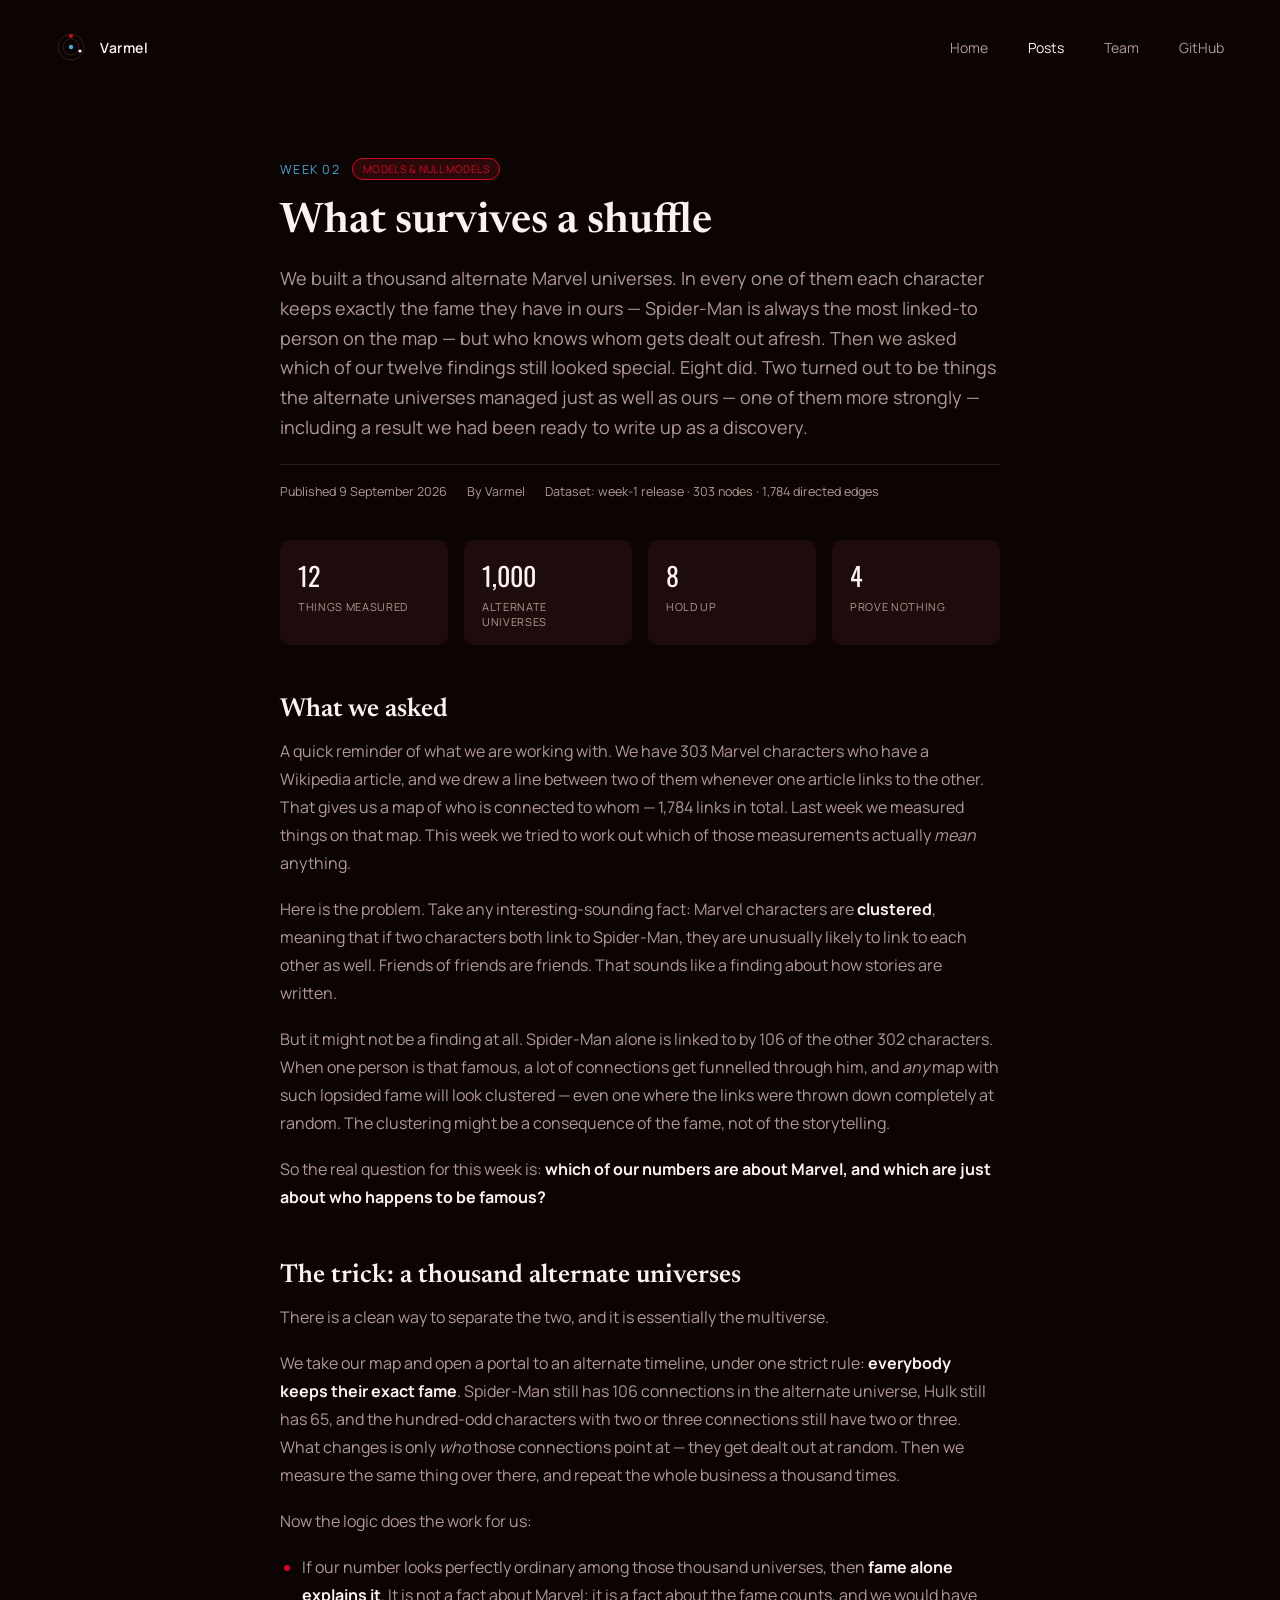
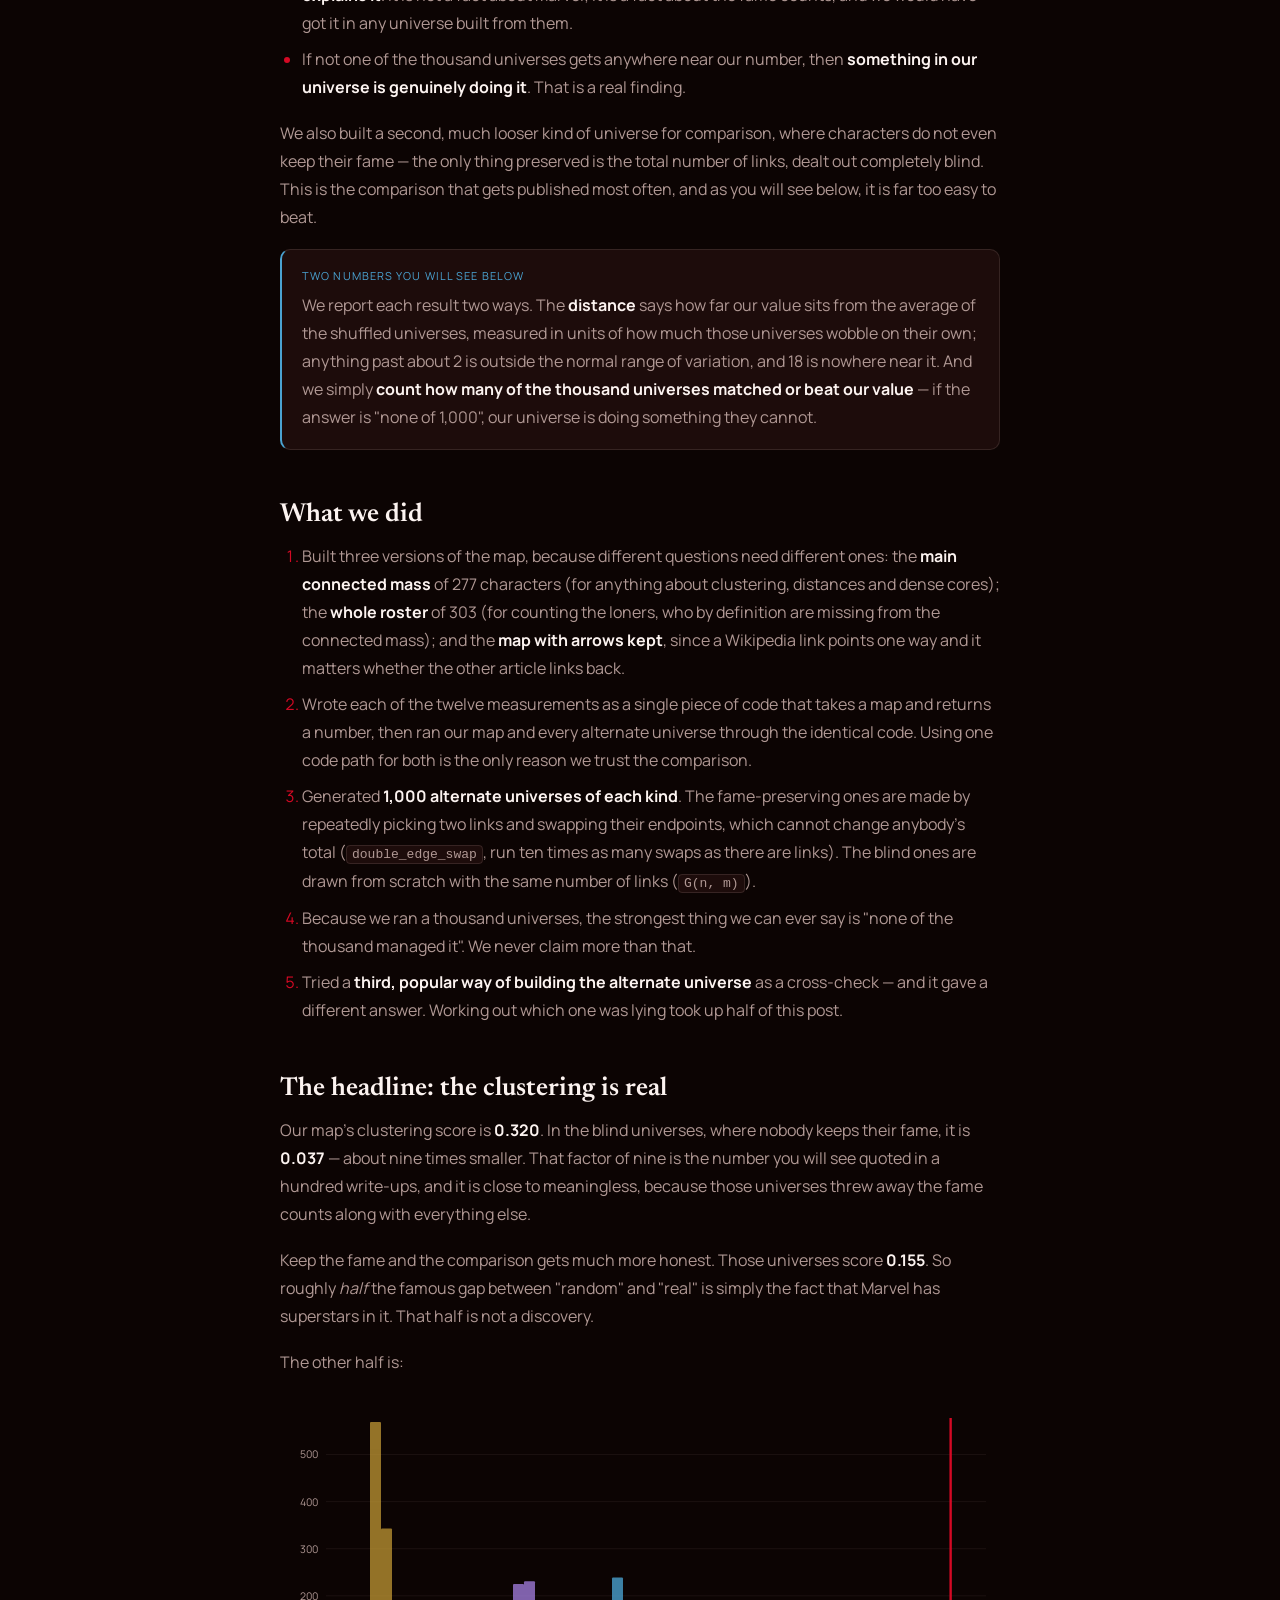
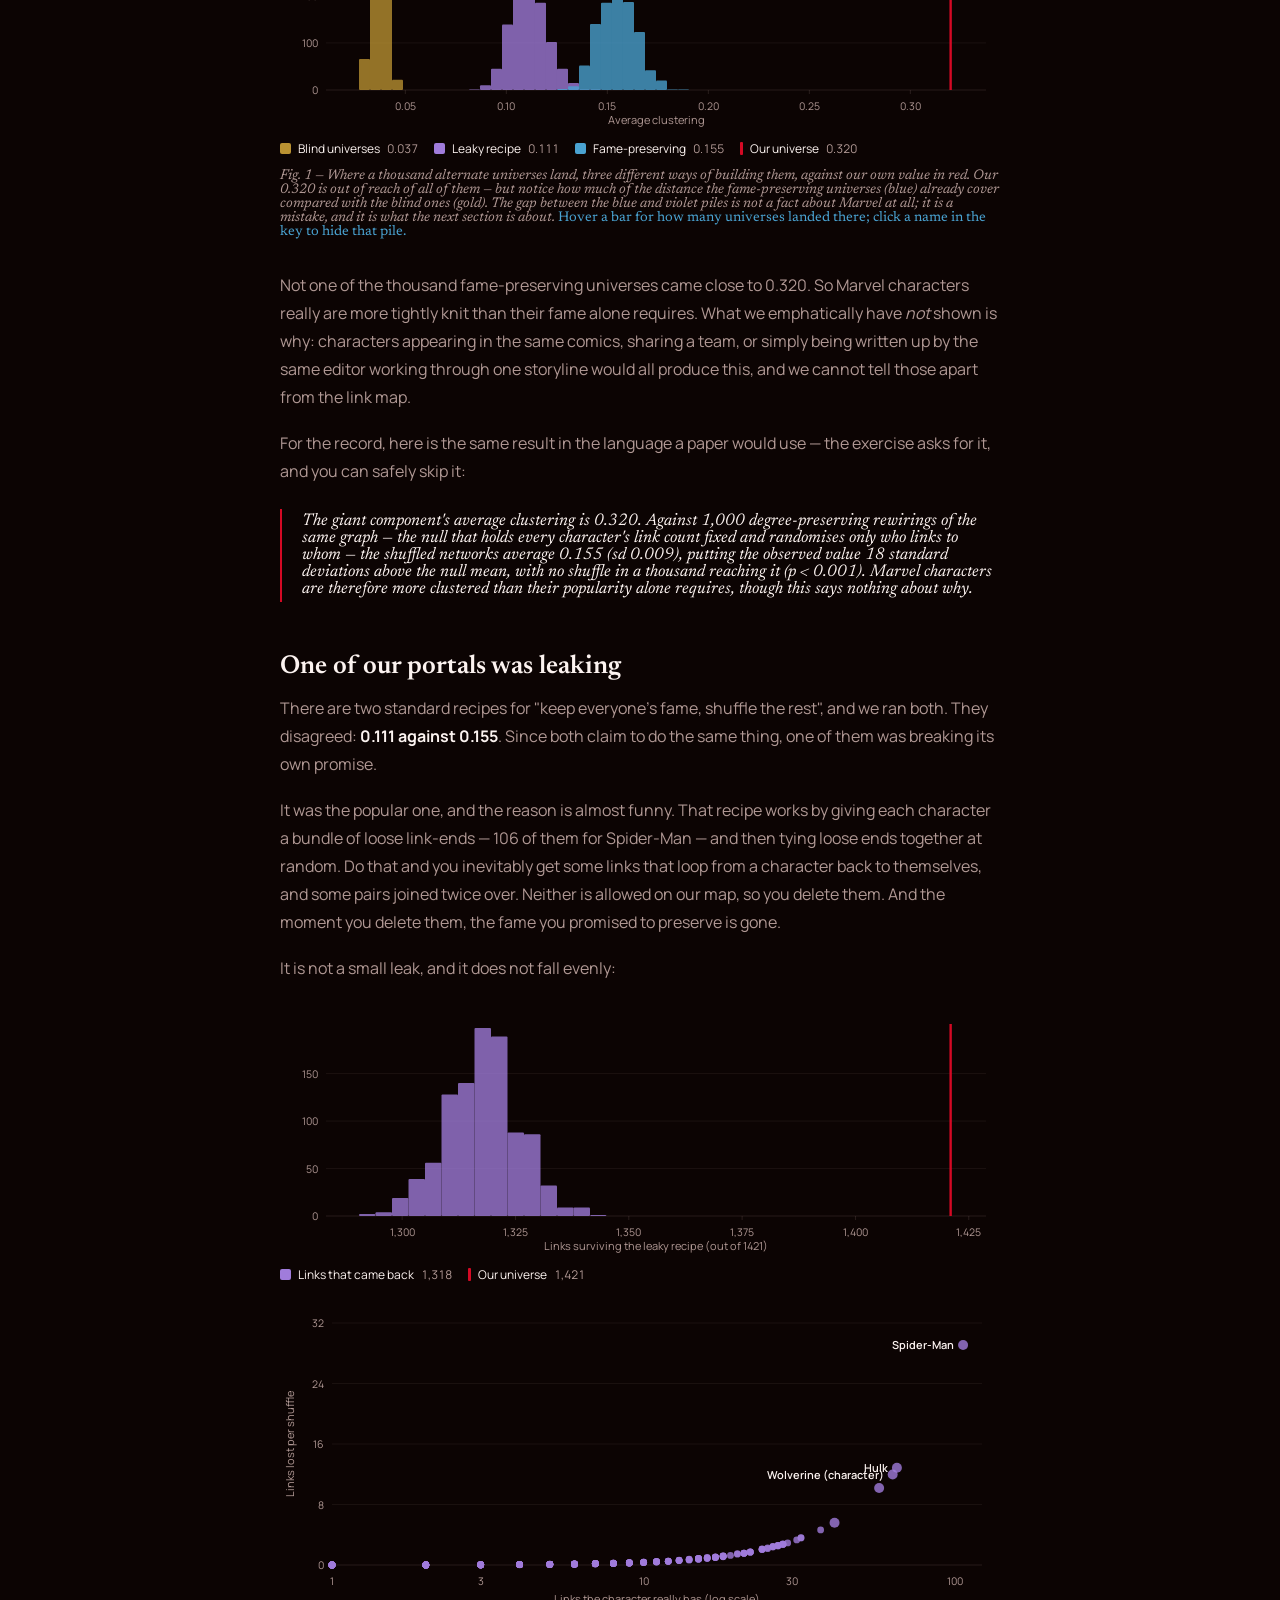
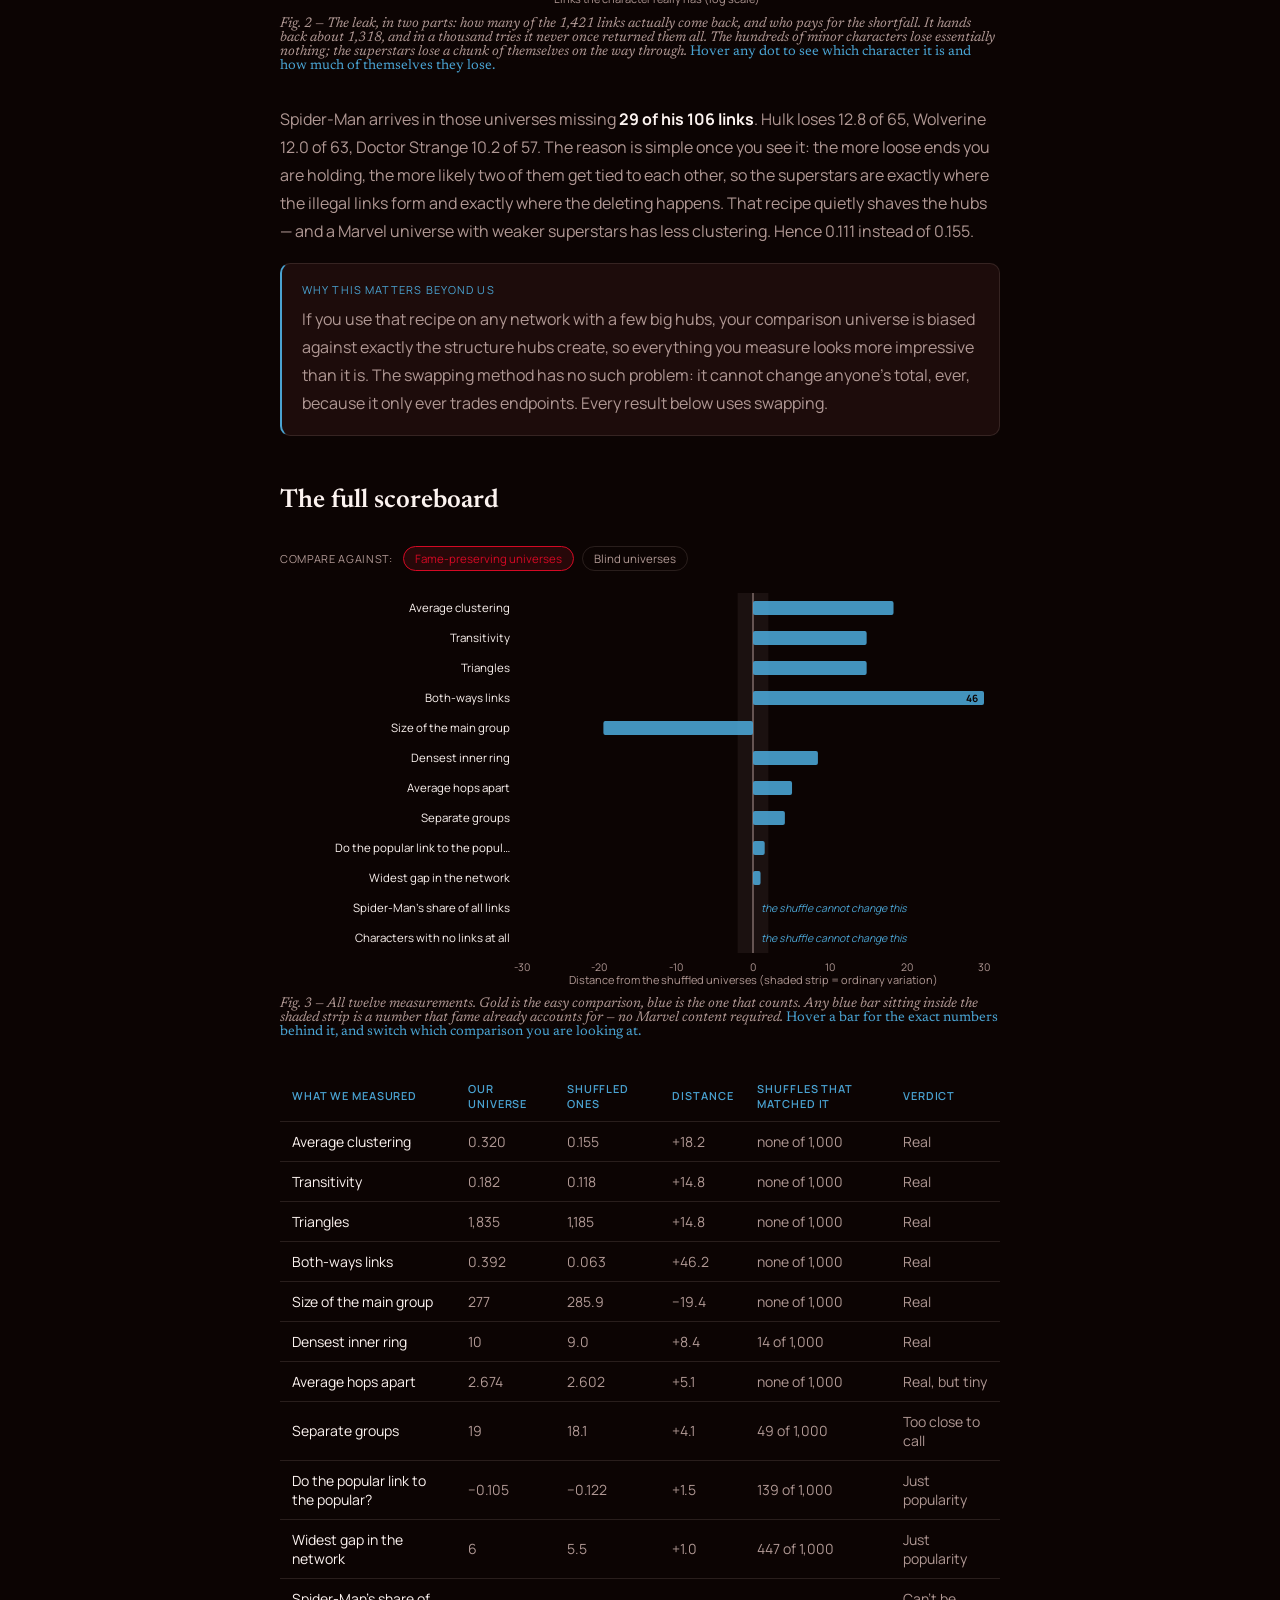
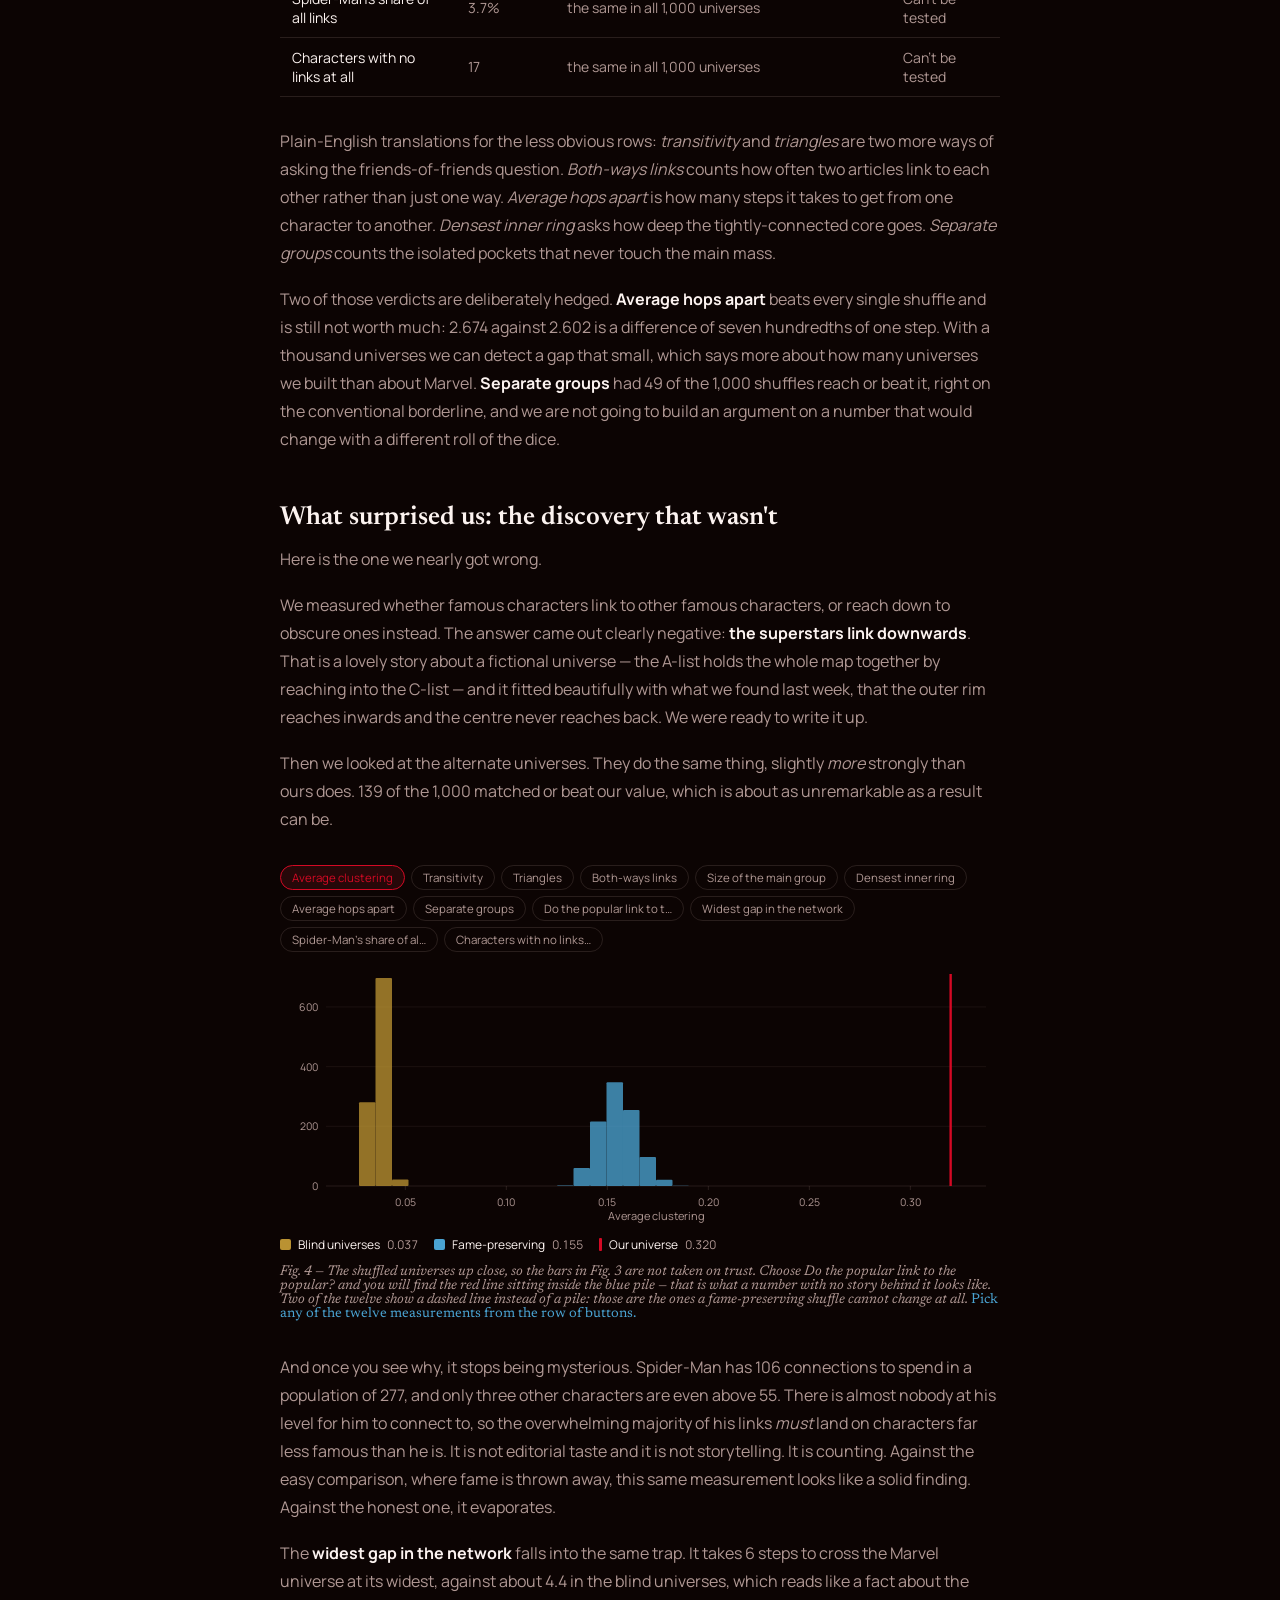
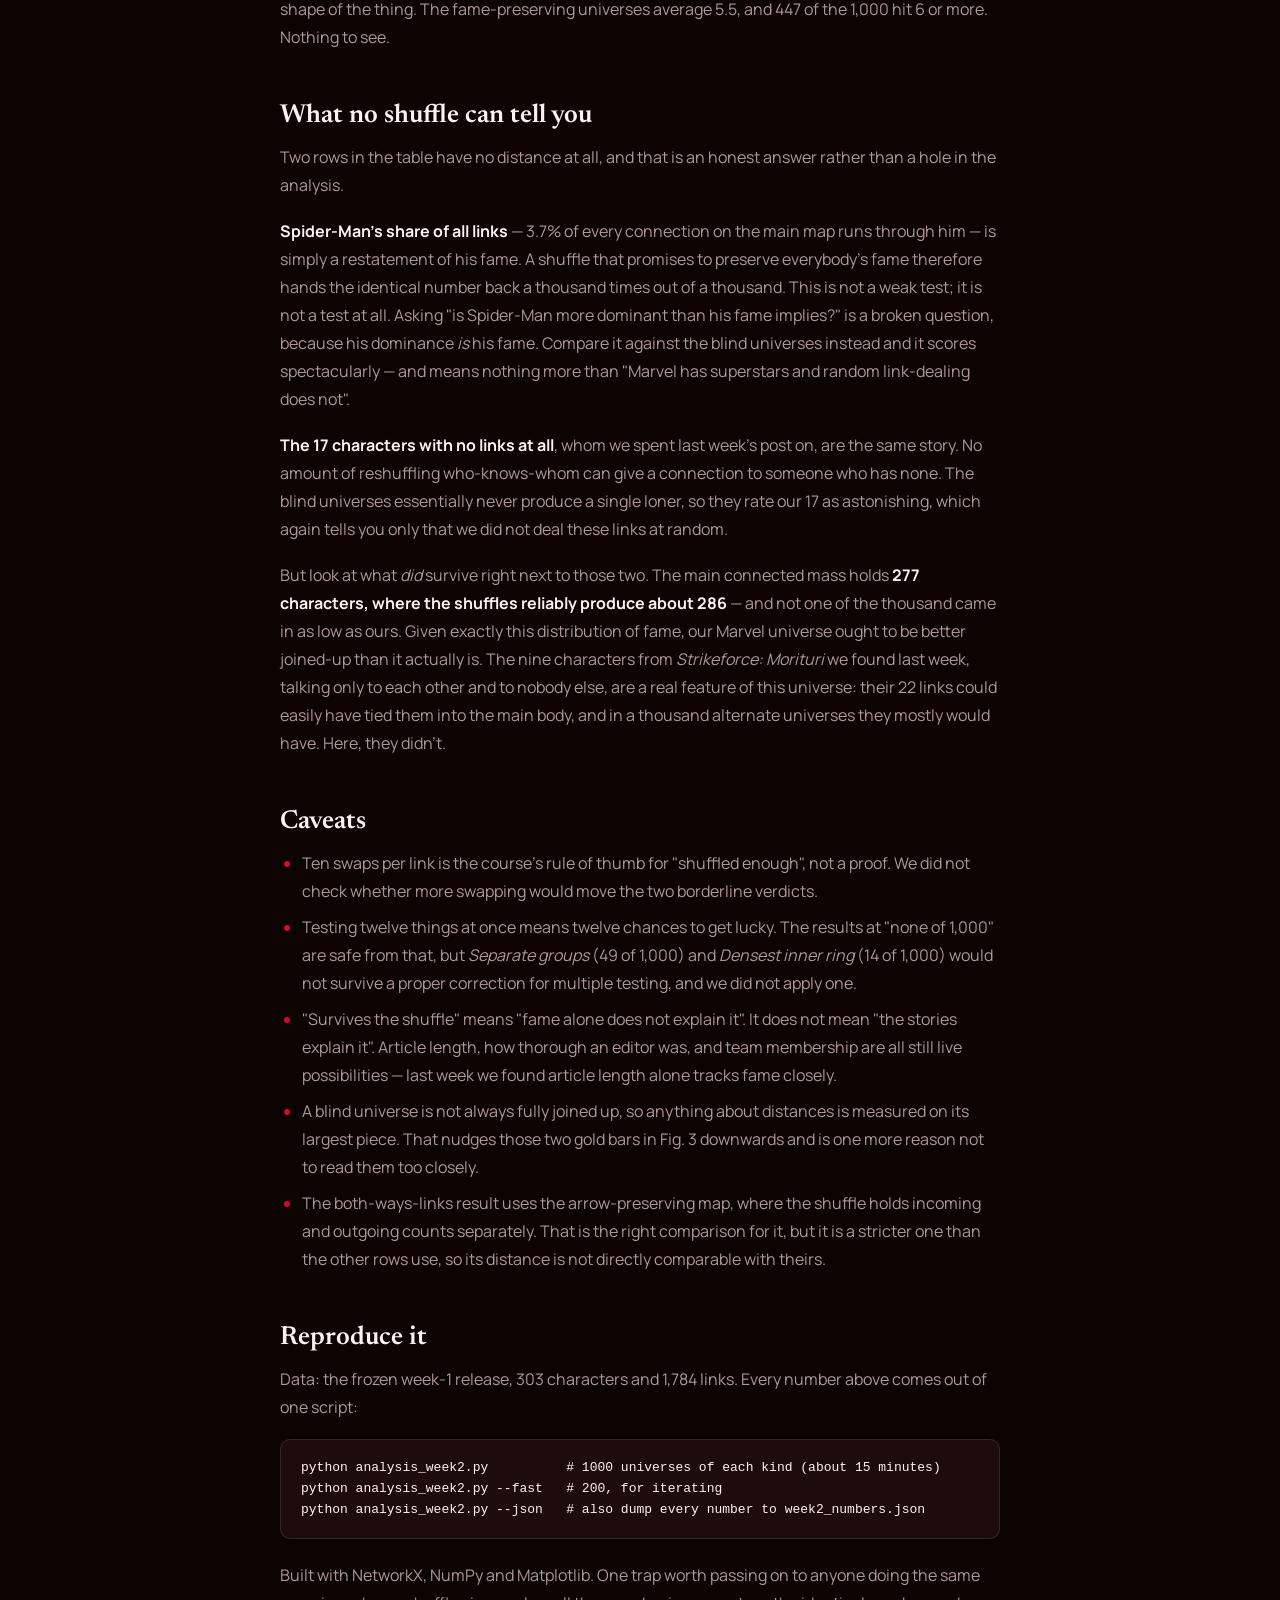
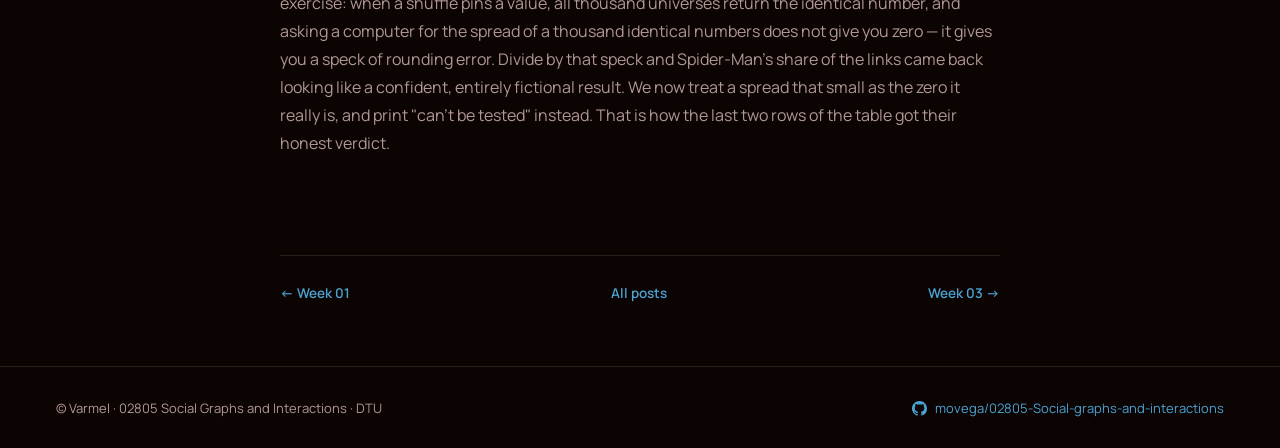
<file: posts/week2.html>
<!doctype html>
<html lang="en">
<head>
<meta charset="utf-8">
<meta name="viewport" content="width=device-width, initial-scale=1">
<title>Week 02 · What Survives a Shuffle · Varmel</title>
<meta name="description" content="We built a thousand alternate Marvel universes where everyone keeps their fame but the connections are redealt, then checked which of our twelve findings still looked special. Eight did; two did not.">
<meta name="color-scheme" content="dark">

<meta property="og:type" content="article">
<meta property="og:title" content="Week 02 · What survives a shuffle">
<meta property="og:description" content="A thousand alternate Marvel universes, one strict rule: everybody keeps their fame. Which of our findings survive the shuffle?">

<link rel="icon" href="data:image/svg+xml,<svg xmlns='http://www.w3.org/2000/svg' viewBox='0 0 32 32'><circle cx='16' cy='16' r='15' fill='%231d0f0d'/><circle cx='16' cy='16' r='10' fill='none' stroke='%23b8574a' stroke-width='1.5'/><circle cx='16' cy='5' r='3' fill='%23e0523f'/><circle cx='26' cy='21' r='2.6' fill='%236aa6d8'/><circle cx='16' cy='16' r='3' fill='%23f7efe9'/></svg>">

<link rel="preconnect" href="https://fonts.googleapis.com">
<link rel="preconnect" href="https://fonts.gstatic.com" crossorigin>
<link rel="stylesheet" href="https://fonts.googleapis.com/css2?family=Newsreader:ital,wght@0,500;0,600;1,500;1,600&family=Manrope:wght@400;500;600;700&family=Oswald:wght@500;600;700&display=swap">
<link rel="stylesheet" href="../assets/css/site.css">
</head>
<body>
<a class="skip-link sans" href="#main">Skip to content</a>

<div class="page">

  <!-- ===================== NAV ===================== -->
  <header class="site-nav">
    <div class="site-nav__brand">
      <svg width="30" height="30" viewBox="0 0 30 30" fill="none" aria-hidden="true">
        <circle cx="15" cy="15" r="13" stroke="var(--line)" stroke-width="1"></circle>
        <circle cx="15" cy="15" r="8" stroke="var(--line)" stroke-width="1"></circle>
        <circle cx="15" cy="4" r="2" fill="var(--accent)"></circle>
        <circle cx="15" cy="15" r="2.2" fill="var(--accent2)"></circle>
        <circle cx="24" cy="19" r="1.6" fill="var(--text)"></circle>
      </svg>
      <a class="sans site-nav__name" href="../index.html" data-site="team-name">Varmel</a>
    </div>
    <nav class="sans site-nav__links" aria-label="Main">
      <a href="../index.html">Home</a>
      <a class="is-current" href="../index.html#posts">Posts</a>
      <a href="../index.html#team">Team</a>
      <a href="https://github.com/movega/02805-Social-graphs-and-interactions" data-site="repo-link">GitHub</a>
    </nav>
  </header>

  <main id="main">

  <!-- ===================== POST HEADER ===================== -->
  <article>
  <header class="post-header">
    <div class="post-header__inner">
      <div class="post-header__kicker">
        <span class="sans post-header__week">Week 02</span>
        <span class="sans post-header__theme">Models &amp; null models</span>
      </div>

      <h1 class="serif post-header__title">What survives a shuffle</h1>

      <p class="post-header__dek">We built a thousand alternate Marvel universes. In every one of them each character keeps exactly the fame they have in ours &mdash; Spider-Man is always the most linked-to person on the map &mdash; but who knows whom gets dealt out afresh. Then we asked which of our twelve findings still looked special. Eight did. Two turned out to be things the alternate universes managed just as well as ours &mdash; one of them more strongly &mdash; including a result we had been ready to write up as a discovery.</p>

      <div class="sans post-header__meta">
        <span>Published 9 September 2026</span>
        <span>By <span data-site="team-name">Varmel</span></span>
        <span>Dataset: week-1 release &middot; 303 nodes &middot; 1,784 directed edges</span>
      </div>
    </div>
  </header>

  <!-- ===================== POST BODY ===================== -->
  <div class="post-body">
    <div class="post-body__inner">

      <div class="stat-row">
        <div class="stat"><div class="stat__value">12</div><div class="stat__label">Things measured</div></div>
        <div class="stat"><div class="stat__value">1,000</div><div class="stat__label">Alternate universes</div></div>
        <div class="stat"><div class="stat__value">8</div><div class="stat__label">Hold up</div></div>
        <div class="stat"><div class="stat__value">4</div><div class="stat__label">Prove nothing</div></div>
      </div>

      <h2>What we asked</h2>

      <p>A quick reminder of what we are working with. We have 303 Marvel characters who have a Wikipedia article, and we drew a line between two of them whenever one article links to the other. That gives us a map of who is connected to whom &mdash; 1,784 links in total. Last week we measured things on that map. This week we tried to work out which of those measurements actually <em>mean</em> anything.</p>

      <p>Here is the problem. Take any interesting-sounding fact: Marvel characters are <strong>clustered</strong>, meaning that if two characters both link to Spider-Man, they are unusually likely to link to each other as well. Friends of friends are friends. That sounds like a finding about how stories are written.</p>

      <p>But it might not be a finding at all. Spider-Man alone is linked to by 106 of the other 302 characters. When one person is that famous, a lot of connections get funnelled through him, and <em>any</em> map with such lopsided fame will look clustered &mdash; even one where the links were thrown down completely at random. The clustering might be a consequence of the fame, not of the storytelling.</p>

      <p>So the real question for this week is: <strong>which of our numbers are about Marvel, and which are just about who happens to be famous?</strong></p>

      <h2>The trick: a thousand alternate universes</h2>

      <p>There is a clean way to separate the two, and it is essentially the multiverse.</p>

      <p>We take our map and open a portal to an alternate timeline, under one strict rule: <strong>everybody keeps their exact fame</strong>. Spider-Man still has 106 connections in the alternate universe, Hulk still has 65, and the hundred-odd characters with two or three connections still have two or three. What changes is only <em>who</em> those connections point at &mdash; they get dealt out at random. Then we measure the same thing over there, and repeat the whole business a thousand times.</p>

      <p>Now the logic does the work for us:</p>

      <ul>
        <li>If our number looks perfectly ordinary among those thousand universes, then <strong>fame alone explains it</strong>. It is not a fact about Marvel; it is a fact about the fame counts, and we would have got it in any universe built from them.</li>
        <li>If not one of the thousand universes gets anywhere near our number, then <strong>something in our universe is genuinely doing it</strong>. That is a real finding.</li>
      </ul>

      <p>We also built a second, much looser kind of universe for comparison, where characters do not even keep their fame &mdash; the only thing preserved is the total number of links, dealt out completely blind. This is the comparison that gets published most often, and as you will see below, it is far too easy to beat.</p>

      <div class="callout">
        <div class="sans callout__label">Two numbers you will see below</div>
        <p>We report each result two ways. The <strong>distance</strong> says how far our value sits from the average of the shuffled universes, measured in units of how much those universes wobble on their own; anything past about 2 is outside the normal range of variation, and 18 is nowhere near it. And we simply <strong>count how many of the thousand universes matched or beat our value</strong> &mdash; if the answer is "none of 1,000", our universe is doing something they cannot.</p>
      </div>

      <h2>What we did</h2>

      <ol>
        <li>Built three versions of the map, because different questions need different ones: the <strong>main connected mass</strong> of 277 characters (for anything about clustering, distances and dense cores); the <strong>whole roster</strong> of 303 (for counting the loners, who by definition are missing from the connected mass); and the <strong>map with arrows kept</strong>, since a Wikipedia link points one way and it matters whether the other article links back.</li>
        <li>Wrote each of the twelve measurements as a single piece of code that takes a map and returns a number, then ran our map and every alternate universe through the identical code. Using one code path for both is the only reason we trust the comparison.</li>
        <li>Generated <strong>1,000 alternate universes of each kind</strong>. The fame-preserving ones are made by repeatedly picking two links and swapping their endpoints, which cannot change anybody's total (<code>double_edge_swap</code>, run ten times as many swaps as there are links). The blind ones are drawn from scratch with the same number of links (<code>G(n, m)</code>).</li>
        <li>Because we ran a thousand universes, the strongest thing we can ever say is "none of the thousand managed it". We never claim more than that.</li>
        <li>Tried a <strong>third, popular way of building the alternate universe</strong> as a cross-check &mdash; and it gave a different answer. Working out which one was lying took up half of this post.</li>
      </ol>

      <h2>The headline: the clustering is real</h2>

      <p>Our map's clustering score is <strong>0.320</strong>. In the blind universes, where nobody keeps their fame, it is <strong>0.037</strong> &mdash; about nine times smaller. That factor of nine is the number you will see quoted in a hundred write-ups, and it is close to meaningless, because those universes threw away the fame counts along with everything else.</p>

      <p>Keep the fame and the comparison gets much more honest. Those universes score <strong>0.155</strong>. So roughly <em>half</em> the famous gap between "random" and "real" is simply the fact that Marvel has superstars in it. That half is not a discovery.</p>

      <p>The other half is:</p>

      <figure>
        <img src="../assets/img/week2_clustering_nulls.png" alt="Histogram of average clustering under three kinds of alternate universe. The blind G(n,m) universes cluster around 0.037, the configuration model around 0.111, the fame-preserving edge swaps around 0.155. A red vertical line marks our real value, 0.320, far to the right of all three.">
        <div class="chart" data-chart="clustering"></div>
        <figcaption>Fig. 1 &mdash; Where a thousand alternate universes land, three different ways of building them, against our own value in red. Our 0.320 is out of reach of all of them &mdash; but notice how much of the distance the fame-preserving universes (blue) already cover compared with the blind ones (gold). The gap between the blue and violet piles is not a fact about Marvel at all; it is a mistake, and it is what the next section is about. <span class="figcaption__hint">Hover a bar for how many universes landed there; click a name in the key to hide that pile.</span></figcaption>
      </figure>

      <p>Not one of the thousand fame-preserving universes came close to 0.320. So Marvel characters really are more tightly knit than their fame alone requires. What we emphatically have <em>not</em> shown is why: characters appearing in the same comics, sharing a team, or simply being written up by the same editor working through one storyline would all produce this, and we cannot tell those apart from the link map.</p>

      <p>For the record, here is the same result in the language a paper would use &mdash; the exercise asks for it, and you can safely skip it:</p>

      <blockquote>The giant component's average clustering is 0.320. Against 1,000 degree-preserving rewirings of the same graph &mdash; the null that holds every character's link count fixed and randomises only who links to whom &mdash; the shuffled networks average 0.155 (sd 0.009), putting the observed value 18 standard deviations above the null mean, with no shuffle in a thousand reaching it (p &lt; 0.001). Marvel characters are therefore more clustered than their popularity alone requires, though this says nothing about <em>why</em>.</blockquote>

      <h2>One of our portals was leaking</h2>

      <p>There are two standard recipes for "keep everyone's fame, shuffle the rest", and we ran both. They disagreed: <strong>0.111 against 0.155</strong>. Since both claim to do the same thing, one of them was breaking its own promise.</p>

      <p>It was the popular one, and the reason is almost funny. That recipe works by giving each character a bundle of loose link-ends &mdash; 106 of them for Spider-Man &mdash; and then tying loose ends together at random. Do that and you inevitably get some links that loop from a character back to themselves, and some pairs joined twice over. Neither is allowed on our map, so you delete them. And the moment you delete them, the fame you promised to preserve is gone.</p>

      <p>It is not a small leak, and it does not fall evenly:</p>

      <figure>
        <img src="../assets/img/week2_config_dropped.png" alt="Two panels. Left: histogram of how many links survive in the configuration model, centred near 1,318, with a red line at our real 1,421 far to the right, unreached by any of the thousand draws. Right: average number of links lost plotted against a character's real link count on a logarithmic axis; the curve is flat near zero for most characters and climbs steeply at the right, with Spider-Man at 106 links losing about 29.">
        <div class="chart" data-chart="leak"></div>
        <figcaption>Fig. 2 &mdash; The leak, in two parts: how many of the 1,421 links actually come back, and who pays for the shortfall. It hands back about 1,318, and in a thousand tries it never once returned them all. The hundreds of minor characters lose essentially nothing; the superstars lose a chunk of themselves on the way through. <span class="figcaption__hint">Hover any dot to see which character it is and how much of themselves they lose.</span></figcaption>
      </figure>

      <p>Spider-Man arrives in those universes missing <strong>29 of his 106 links</strong>. Hulk loses 12.8 of 65, Wolverine 12.0 of 63, Doctor Strange 10.2 of 57. The reason is simple once you see it: the more loose ends you are holding, the more likely two of them get tied to each other, so the superstars are exactly where the illegal links form and exactly where the deleting happens. That recipe quietly shaves the hubs &mdash; and a Marvel universe with weaker superstars has less clustering. Hence 0.111 instead of 0.155.</p>

      <div class="callout">
        <div class="sans callout__label">Why this matters beyond us</div>
        <p>If you use that recipe on any network with a few big hubs, your comparison universe is biased against exactly the structure hubs create, so everything you measure looks more impressive than it is. The swapping method has no such problem: it cannot change anyone's total, ever, because it only ever trades endpoints. Every result below uses swapping.</p>
      </div>

      <h2>The full scoreboard</h2>

      <figure>
        <img src="../assets/img/week2_zscores.png" alt="Horizontal bar chart of how far our value sits from each kind of alternate universe, for twelve measurements. Gold bars, against the blind universes, are large for almost everything. Blue bars, against the fame-preserving universes, are large for clustering, transitivity, triangles, both-ways links and the size of the main group, but fall inside the shaded band of normal variation for degree assortativity and diameter. Two rows are labelled 'fixed by this null'.">
        <div class="chart" data-chart="battery"></div>
        <figcaption>Fig. 3 &mdash; All twelve measurements. Gold is the easy comparison, blue is the one that counts. Any blue bar sitting inside the shaded strip is a number that fame already accounts for &mdash; no Marvel content required. <span class="figcaption__hint">Hover a bar for the exact numbers behind it, and switch which comparison you are looking at.</span></figcaption>
      </figure>

      <div class="table-wrap">
        <table>
          <thead>
            <tr>
              <th>What we measured</th>
              <th>Our universe</th>
              <th>Shuffled ones</th>
              <th>Distance</th>
              <th>Shuffles that matched it</th>
              <th>Verdict</th>
            </tr>
          </thead>
          <tbody>
            <tr><td>Average clustering</td><td>0.320</td><td>0.155</td><td>+18.2</td><td>none of 1,000</td><td>Real</td></tr>
            <tr><td>Transitivity</td><td>0.182</td><td>0.118</td><td>+14.8</td><td>none of 1,000</td><td>Real</td></tr>
            <tr><td>Triangles</td><td>1,835</td><td>1,185</td><td>+14.8</td><td>none of 1,000</td><td>Real</td></tr>
            <tr><td>Both-ways links</td><td>0.392</td><td>0.063</td><td>+46.2</td><td>none of 1,000</td><td>Real</td></tr>
            <tr><td>Size of the main group</td><td>277</td><td>285.9</td><td>&minus;19.4</td><td>none of 1,000</td><td>Real</td></tr>
            <tr><td>Densest inner ring</td><td>10</td><td>9.0</td><td>+8.4</td><td>14 of 1,000</td><td>Real</td></tr>
            <tr><td>Average hops apart</td><td>2.674</td><td>2.602</td><td>+5.1</td><td>none of 1,000</td><td>Real, but tiny</td></tr>
            <tr><td>Separate groups</td><td>19</td><td>18.1</td><td>+4.1</td><td>49 of 1,000</td><td>Too close to call</td></tr>
            <tr><td>Do the popular link to the popular?</td><td>&minus;0.105</td><td>&minus;0.122</td><td>+1.5</td><td>139 of 1,000</td><td>Just popularity</td></tr>
            <tr><td>Widest gap in the network</td><td>6</td><td>5.5</td><td>+1.0</td><td>447 of 1,000</td><td>Just popularity</td></tr>
            <tr><td>Spider-Man's share of all links</td><td>3.7%</td><td colspan="3">the same in all 1,000 universes</td><td>Can't be tested</td></tr>
            <tr><td>Characters with no links at all</td><td>17</td><td colspan="3">the same in all 1,000 universes</td><td>Can't be tested</td></tr>
          </tbody>
        </table>
      </div>

      <p>Plain-English translations for the less obvious rows: <em>transitivity</em> and <em>triangles</em> are two more ways of asking the friends-of-friends question. <em>Both-ways links</em> counts how often two articles link to each other rather than just one way. <em>Average hops apart</em> is how many steps it takes to get from one character to another. <em>Densest inner ring</em> asks how deep the tightly-connected core goes. <em>Separate groups</em> counts the isolated pockets that never touch the main mass.</p>

      <p>Two of those verdicts are deliberately hedged. <strong>Average hops apart</strong> beats every single shuffle and is still not worth much: 2.674 against 2.602 is a difference of seven hundredths of one step. With a thousand universes we can detect a gap that small, which says more about how many universes we built than about Marvel. <strong>Separate groups</strong> had 49 of the 1,000 shuffles reach or beat it, right on the conventional borderline, and we are not going to build an argument on a number that would change with a different roll of the dice.</p>

      <h2>What surprised us: the discovery that wasn't</h2>

      <p>Here is the one we nearly got wrong.</p>

      <p>We measured whether famous characters link to other famous characters, or reach down to obscure ones instead. The answer came out clearly negative: <strong>the superstars link downwards</strong>. That is a lovely story about a fictional universe &mdash; the A-list holds the whole map together by reaching into the C-list &mdash; and it fitted beautifully with what we found last week, that the outer rim reaches inwards and the centre never reaches back. We were ready to write it up.</p>

      <p>Then we looked at the alternate universes. They do the same thing, slightly <em>more</em> strongly than ours does. 139 of the 1,000 matched or beat our value, which is about as unremarkable as a result can be.</p>

      <figure>
        <img src="../assets/img/week2_null_panels.png" alt="Six small histograms comparing our measured value against both kinds of alternate universe. For transitivity, both-ways links, loners and Spider-Man's share, the red line sits far outside the blue pile. For degree assortativity the red line falls inside the blue pile. For average hops the red line sits just outside a narrow gold pile and well to the right of the blue one.">
        <div class="chart" data-chart="panels"></div>
        <figcaption>Fig. 4 &mdash; The shuffled universes up close, so the bars in Fig. 3 are not taken on trust. Choose <em>Do the popular link to the popular?</em> and you will find the red line sitting <em>inside</em> the blue pile &mdash; that is what a number with no story behind it looks like. Two of the twelve show a dashed line instead of a pile: those are the ones a fame-preserving shuffle cannot change at all. <span class="figcaption__hint">Pick any of the twelve measurements from the row of buttons.</span></figcaption>
      </figure>

      <p>And once you see why, it stops being mysterious. Spider-Man has 106 connections to spend in a population of 277, and only three other characters are even above 55. There is almost nobody at his level for him to connect to, so the overwhelming majority of his links <em>must</em> land on characters far less famous than he is. It is not editorial taste and it is not storytelling. It is counting. Against the easy comparison, where fame is thrown away, this same measurement looks like a solid finding. Against the honest one, it evaporates.</p>

      <p>The <strong>widest gap in the network</strong> falls into the same trap. It takes 6 steps to cross the Marvel universe at its widest, against about 4.4 in the blind universes, which reads like a fact about the shape of the thing. The fame-preserving universes average 5.5, and 447 of the 1,000 hit 6 or more. Nothing to see.</p>

      <h2>What no shuffle can tell you</h2>

      <p>Two rows in the table have no distance at all, and that is an honest answer rather than a hole in the analysis.</p>

      <p><strong>Spider-Man's share of all links</strong> &mdash; 3.7% of every connection on the main map runs through him &mdash; is simply a restatement of his fame. A shuffle that promises to preserve everybody's fame therefore hands the identical number back a thousand times out of a thousand. This is not a weak test; it is not a test at all. Asking "is Spider-Man more dominant than his fame implies?" is a broken question, because his dominance <em>is</em> his fame. Compare it against the blind universes instead and it scores spectacularly &mdash; and means nothing more than "Marvel has superstars and random link-dealing does not".</p>

      <p><strong>The 17 characters with no links at all</strong>, whom we spent last week's post on, are the same story. No amount of reshuffling who-knows-whom can give a connection to someone who has none. The blind universes essentially never produce a single loner, so they rate our 17 as astonishing, which again tells you only that we did not deal these links at random.</p>

      <p>But look at what <em>did</em> survive right next to those two. The main connected mass holds <strong>277 characters, where the shuffles reliably produce about 286</strong> &mdash; and not one of the thousand came in as low as ours. Given exactly this distribution of fame, our Marvel universe ought to be better joined-up than it actually is. The nine characters from <em>Strikeforce: Morituri</em> we found last week, talking only to each other and to nobody else, are a real feature of this universe: their 22 links could easily have tied them into the main body, and in a thousand alternate universes they mostly would have. Here, they didn't.</p>

      <h2>Caveats</h2>

      <ul>
        <li>Ten swaps per link is the course's rule of thumb for "shuffled enough", not a proof. We did not check whether more swapping would move the two borderline verdicts.</li>
        <li>Testing twelve things at once means twelve chances to get lucky. The results at "none of 1,000" are safe from that, but <em>Separate groups</em> (49 of 1,000) and <em>Densest inner ring</em> (14 of 1,000) would not survive a proper correction for multiple testing, and we did not apply one.</li>
        <li>"Survives the shuffle" means "fame alone does not explain it". It does not mean "the stories explain it". Article length, how thorough an editor was, and team membership are all still live possibilities &mdash; last week we found article length alone tracks fame closely.</li>
        <li>A blind universe is not always fully joined up, so anything about distances is measured on its largest piece. That nudges those two gold bars in Fig. 3 downwards and is one more reason not to read them too closely.</li>
        <li>The both-ways-links result uses the arrow-preserving map, where the shuffle holds incoming and outgoing counts separately. That is the right comparison for it, but it is a stricter one than the other rows use, so its distance is not directly comparable with theirs.</li>
      </ul>

      <h2>Reproduce it</h2>

      <p>Data: the frozen week-1 release, 303 characters and 1,784 links. Every number above comes out of one script:</p>

      <pre><code>python analysis_week2.py          # 1000 universes of each kind (about 15 minutes)
python analysis_week2.py --fast   # 200, for iterating
python analysis_week2.py --json   # also dump every number to week2_numbers.json</code></pre>

      <p>Built with NetworkX, NumPy and Matplotlib. One trap worth passing on to anyone doing the same exercise: when a shuffle pins a value, all thousand universes return the identical number, and asking a computer for the spread of a thousand identical numbers does not give you zero &mdash; it gives you a speck of rounding error. Divide by that speck and Spider-Man's share of the links came back looking like a confident, entirely fictional result. We now treat a spread that small as the zero it really is, and print "can't be tested" instead. That is how the last two rows of the table got their honest verdict.</p>

    </div>
  </div>
  </article>

  <nav class="sans post-nav" aria-label="Post navigation">
    <a href="week1.html">← Week 01</a>
    <a href="../index.html#posts">All posts</a>
    <a href="week3.html">Week 03 →</a>
  </nav>

  </main>

  <div class="spacer"></div>

  <!-- ===================== FOOTER ===================== -->
  <footer class="site-footer" style="margin-top:64px;">
    <div class="sans site-footer__note">© <span data-site="team-name">Varmel</span> · 02805 Social Graphs and Interactions · DTU</div>
    <a href="https://github.com/movega/02805-Social-graphs-and-interactions" class="sans site-footer__link" data-site="repo-link">
      <svg width="15" height="15" viewBox="0 0 16 16" fill="currentColor" aria-hidden="true"><path d="M8 0C3.58 0 0 3.58 0 8c0 3.54 2.29 6.53 5.47 7.59.4.07.55-.17.55-.38 0-.19-.01-.82-.01-1.49-2.01.37-2.53-.49-2.69-.94-.09-.23-.48-.94-.82-1.13-.28-.15-.68-.52-.01-.53.63-.01 1.08.58 1.23.82.72 1.21 1.87.87 2.33.66.07-.52.28-.87.51-1.07-1.78-.2-3.64-.89-3.64-3.95 0-.87.31-1.59.82-2.15-.08-.2-.36-1.02.08-2.12 0 0 .67-.21 2.2.82.64-.18 1.32-.27 2-.27.68 0 1.36.09 2 .27 1.53-1.04 2.2-.82 2.2-.82.44 1.1.16 1.92.08 2.12.51.56.82 1.27.82 2.15 0 3.07-1.87 3.75-3.65 3.95.29.25.54.73.54 1.48 0 1.07-.01 1.93-.01 2.2 0 .21.15.46.55.38A8.01 8.01 0 0 0 16 8c0-4.42-3.58-8-8-8z"></path></svg>
      <span data-site="repo-label">movega/02805-Social-graphs-and-interactions</span>
    </a>
  </footer>

</div>

<script src="../assets/js/site.js"></script>
<script src="../assets/js/charts.js" data-src="../assets/data/week2_charts.json"></script>
</body>
</html>
</file>
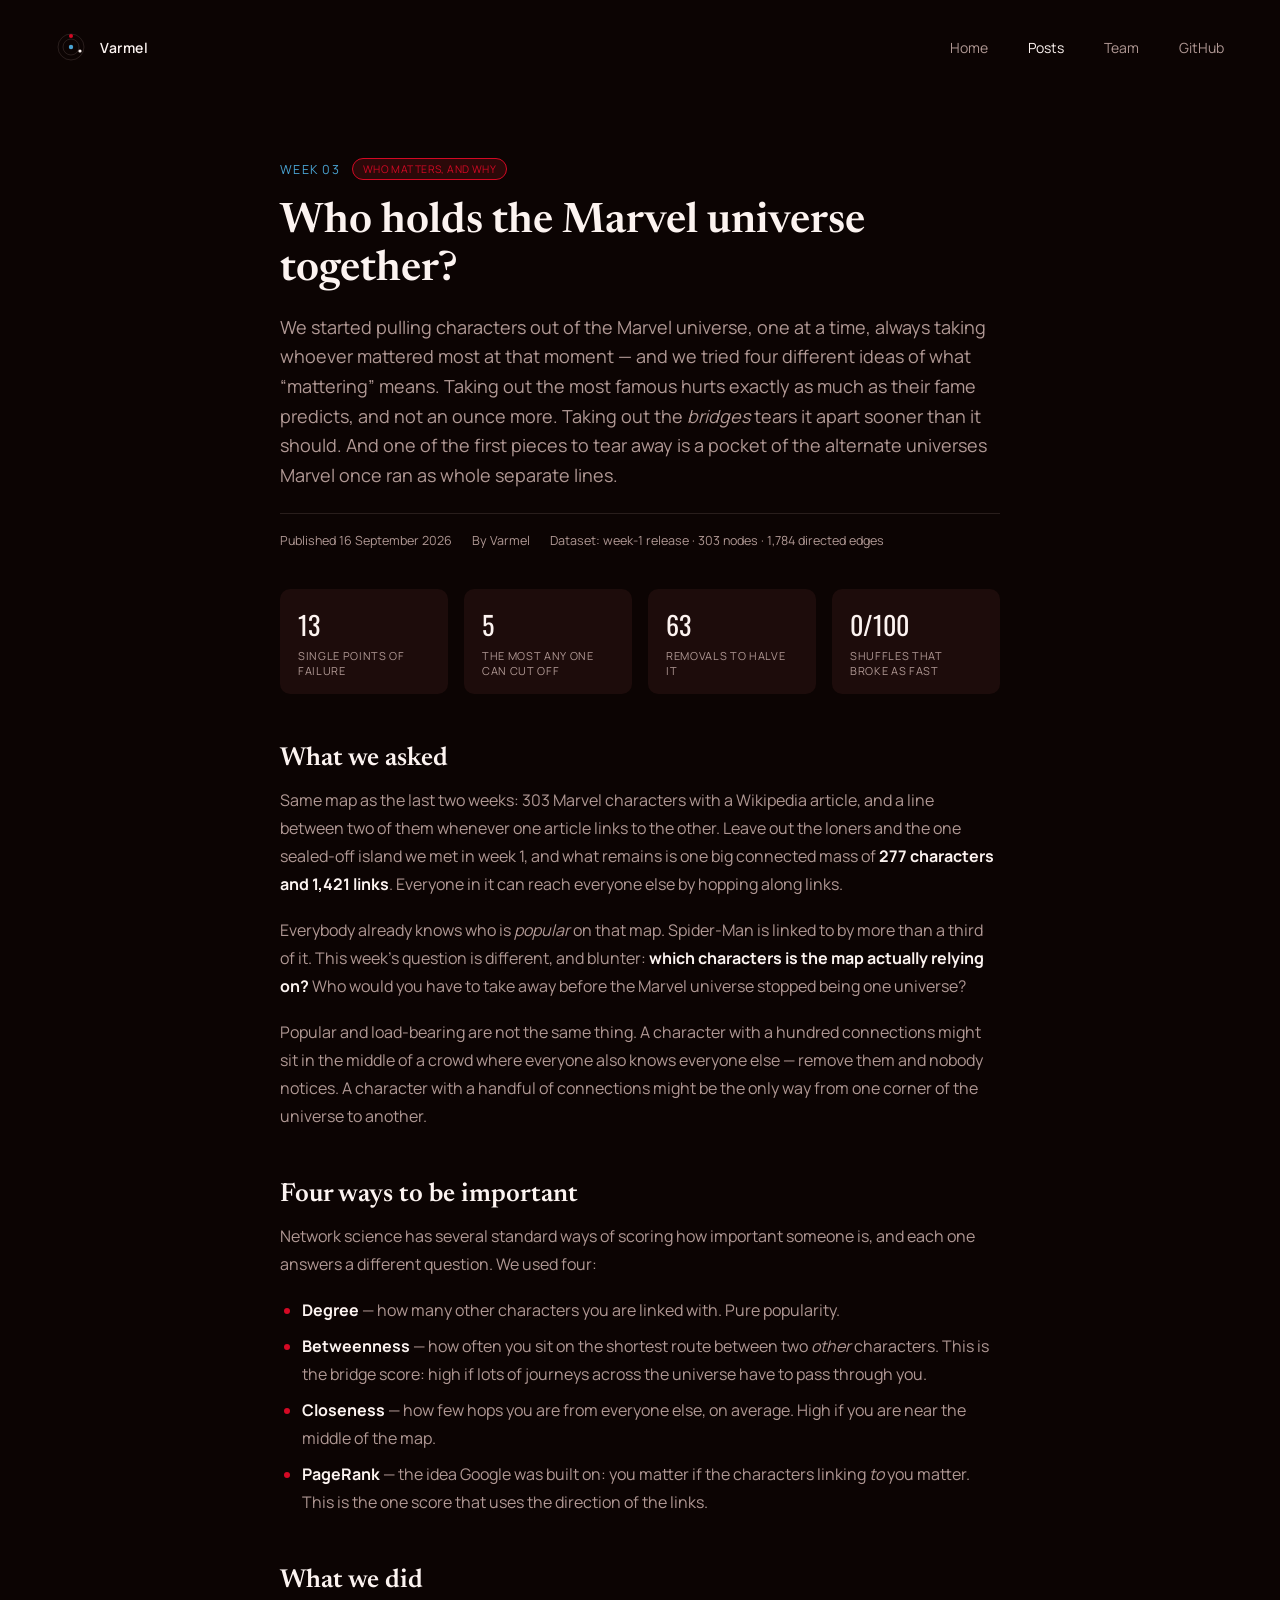
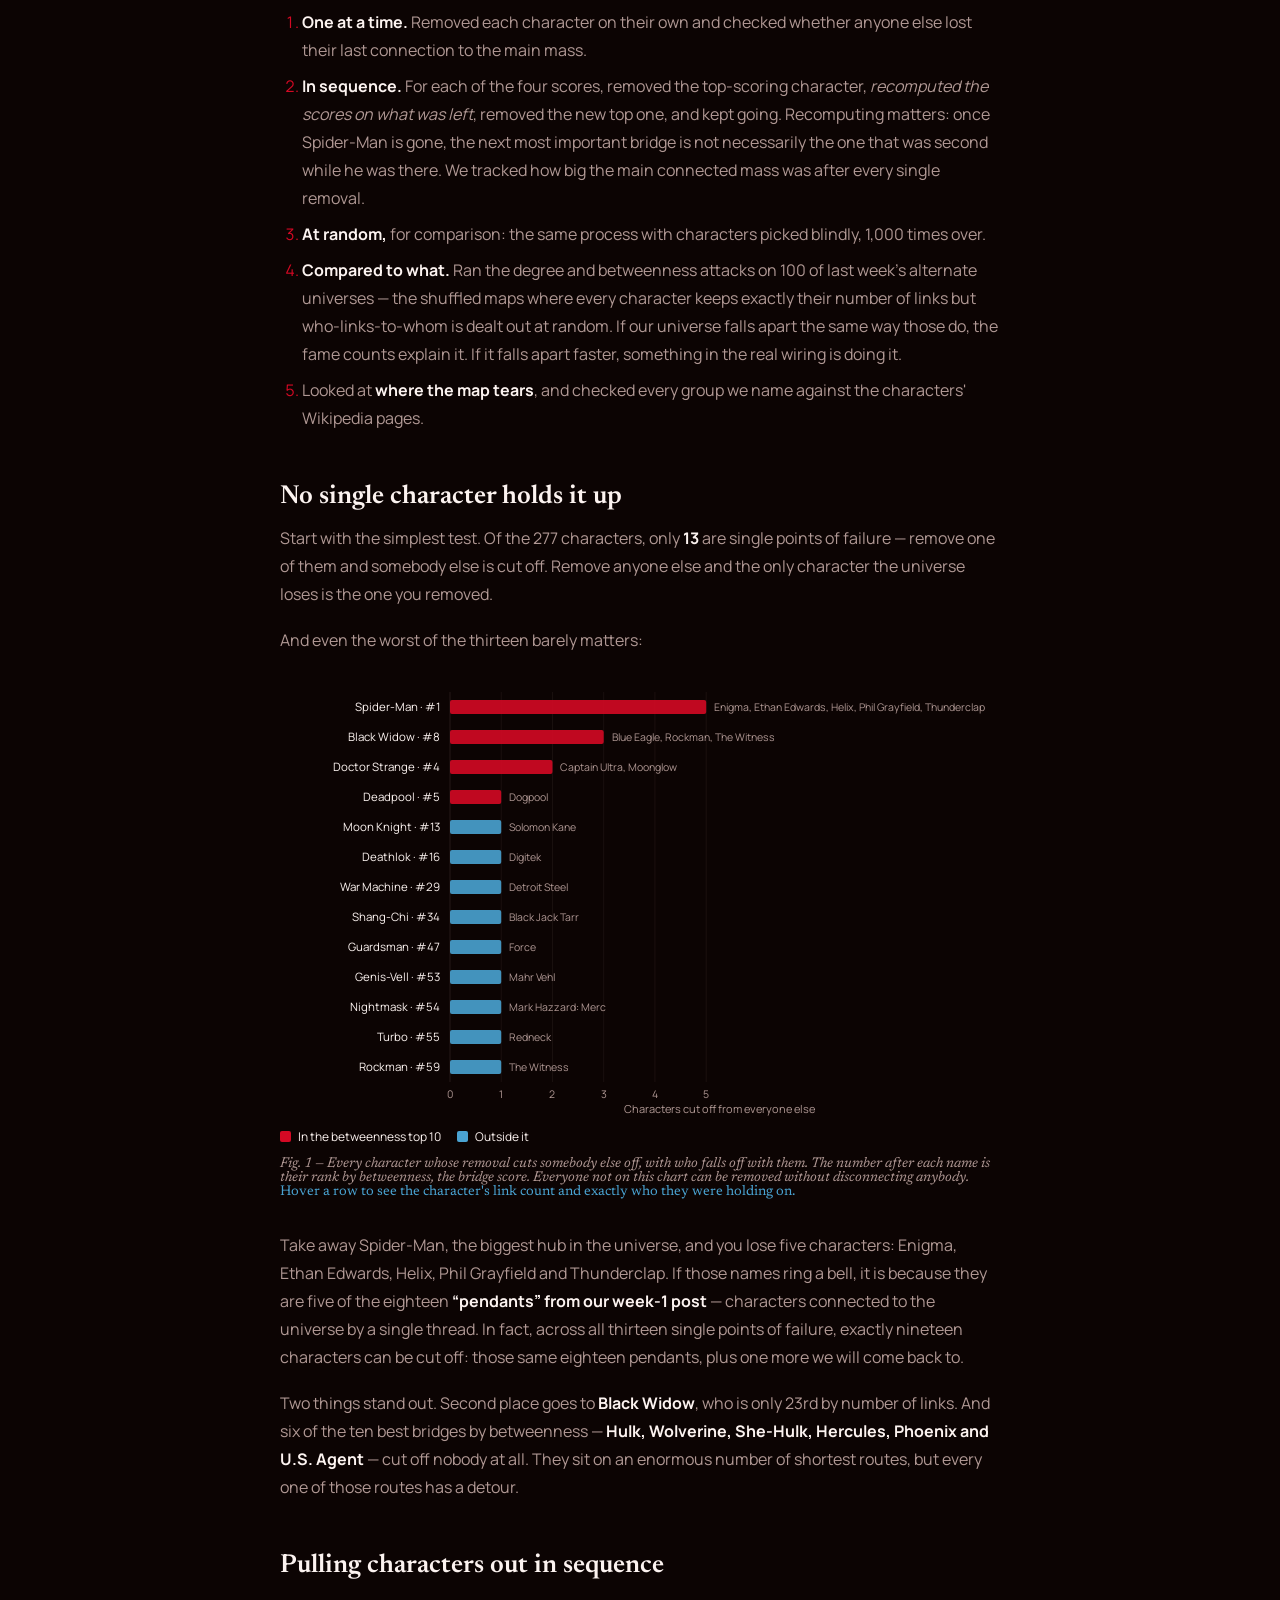
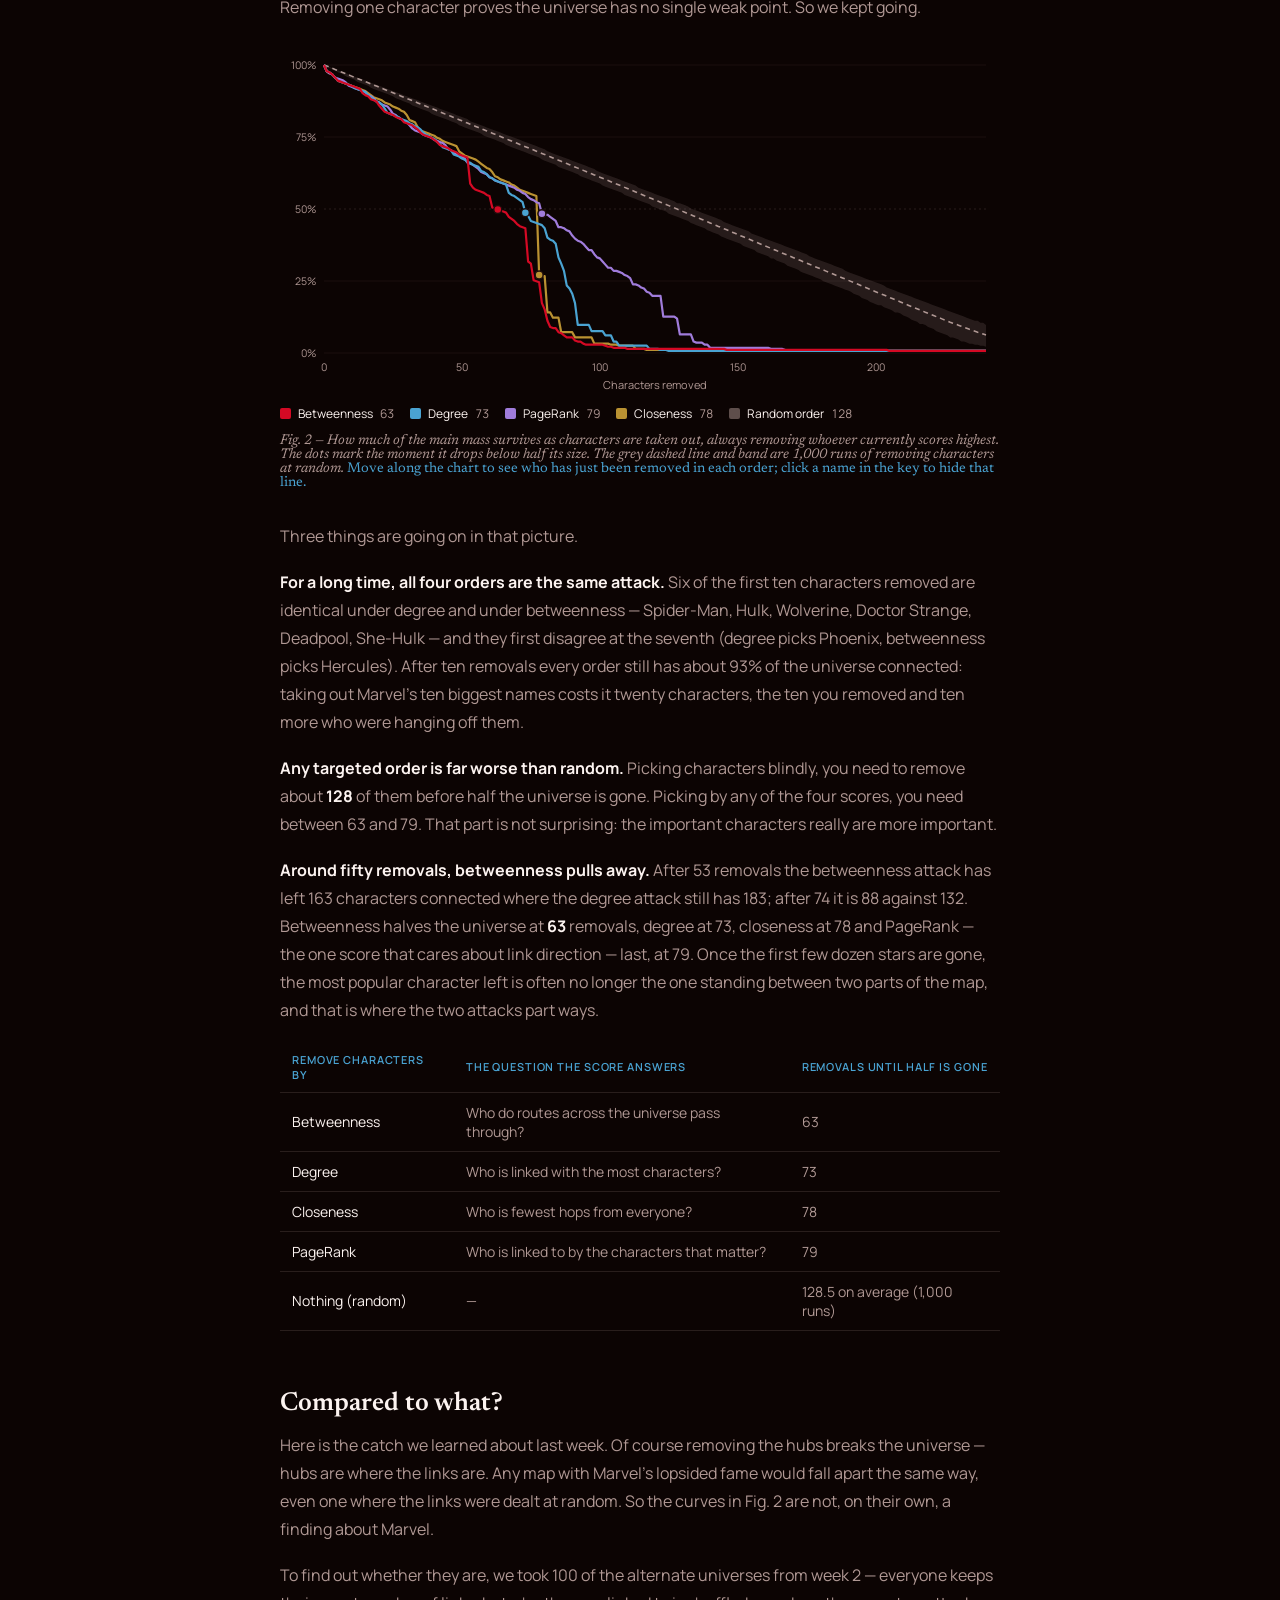
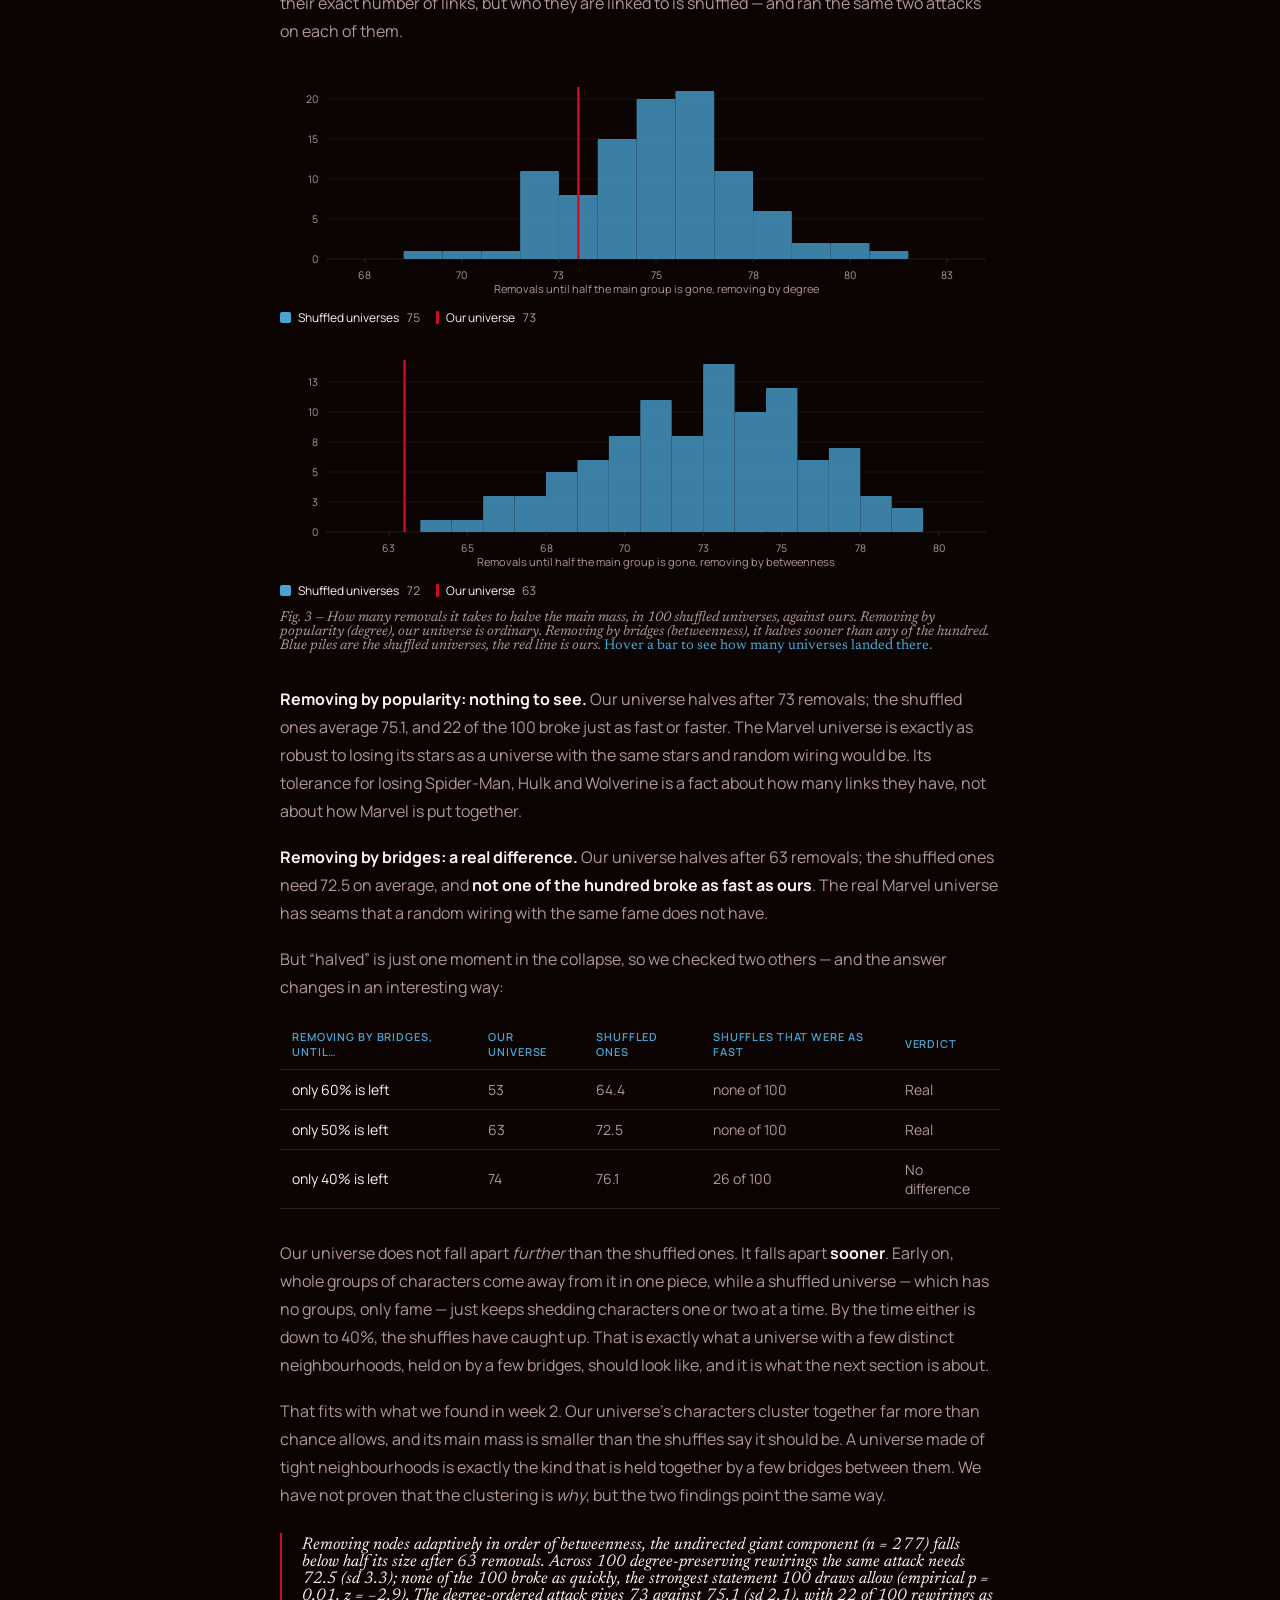
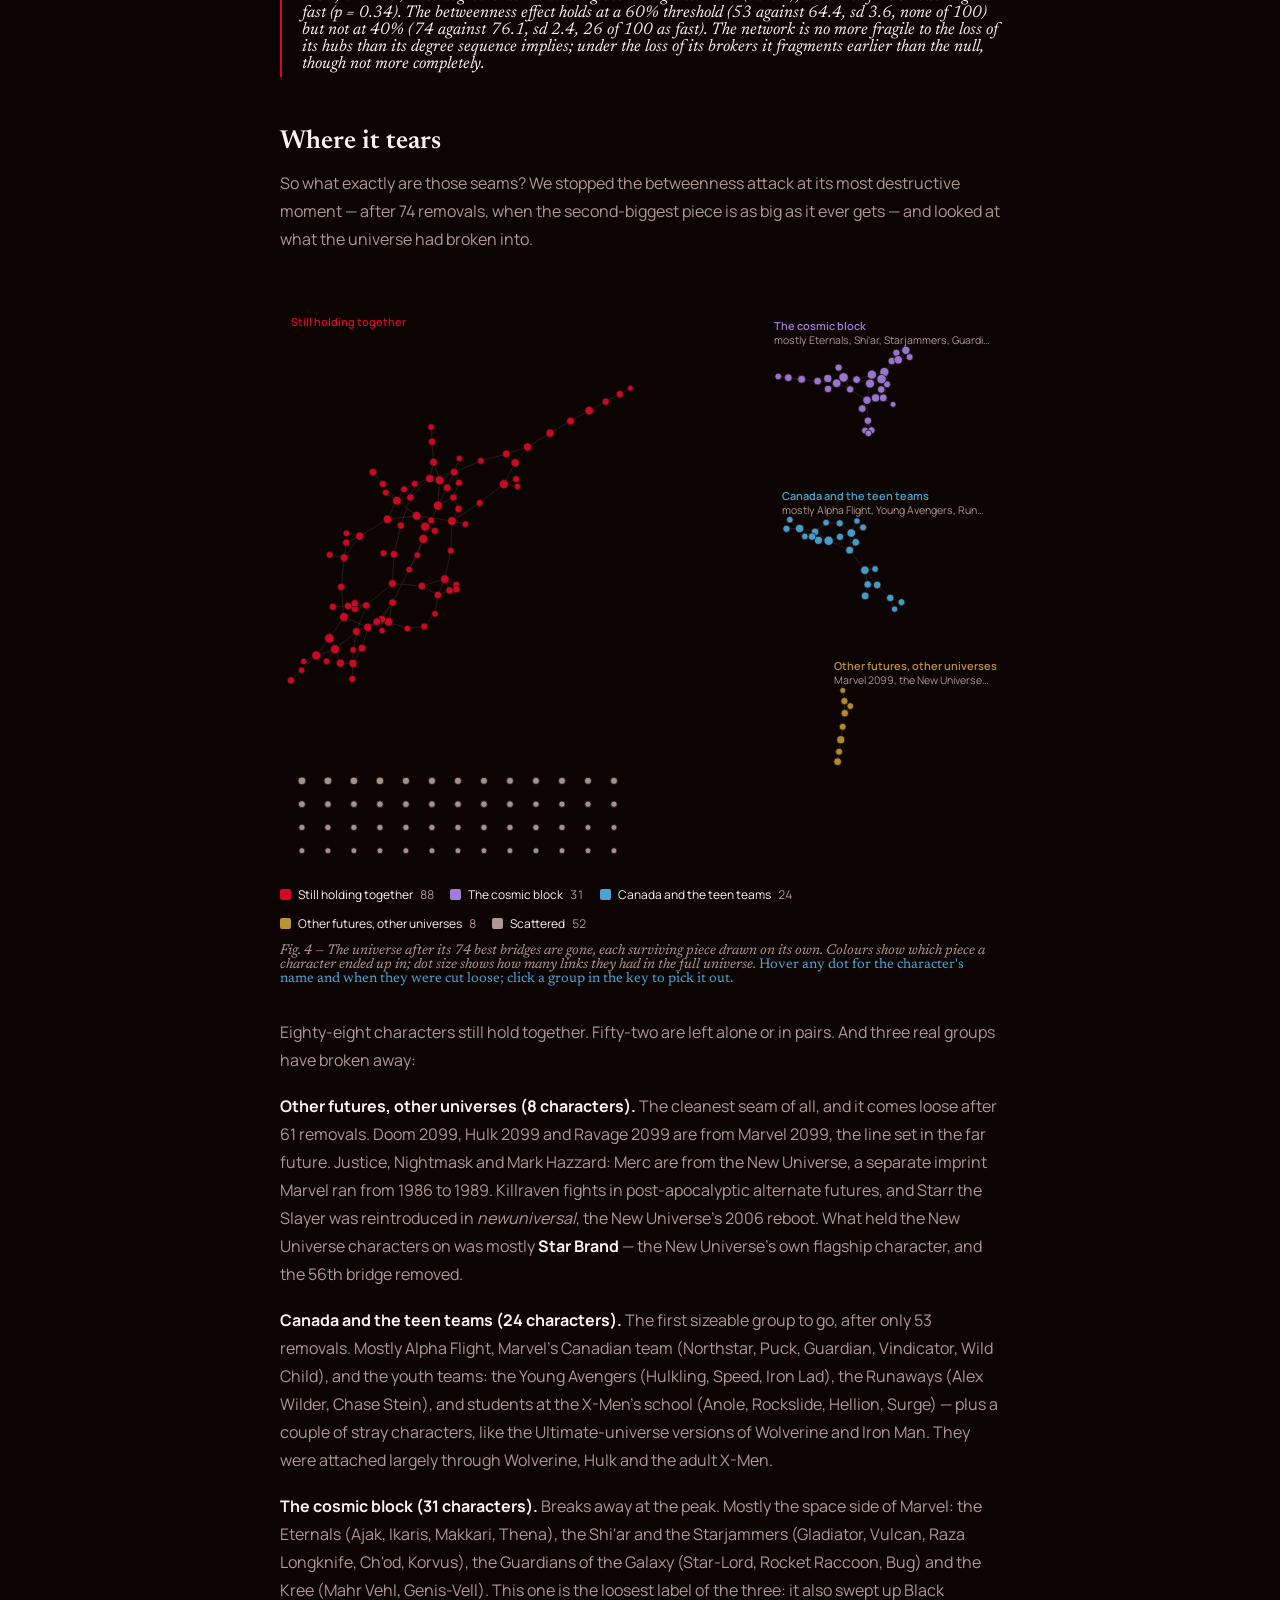
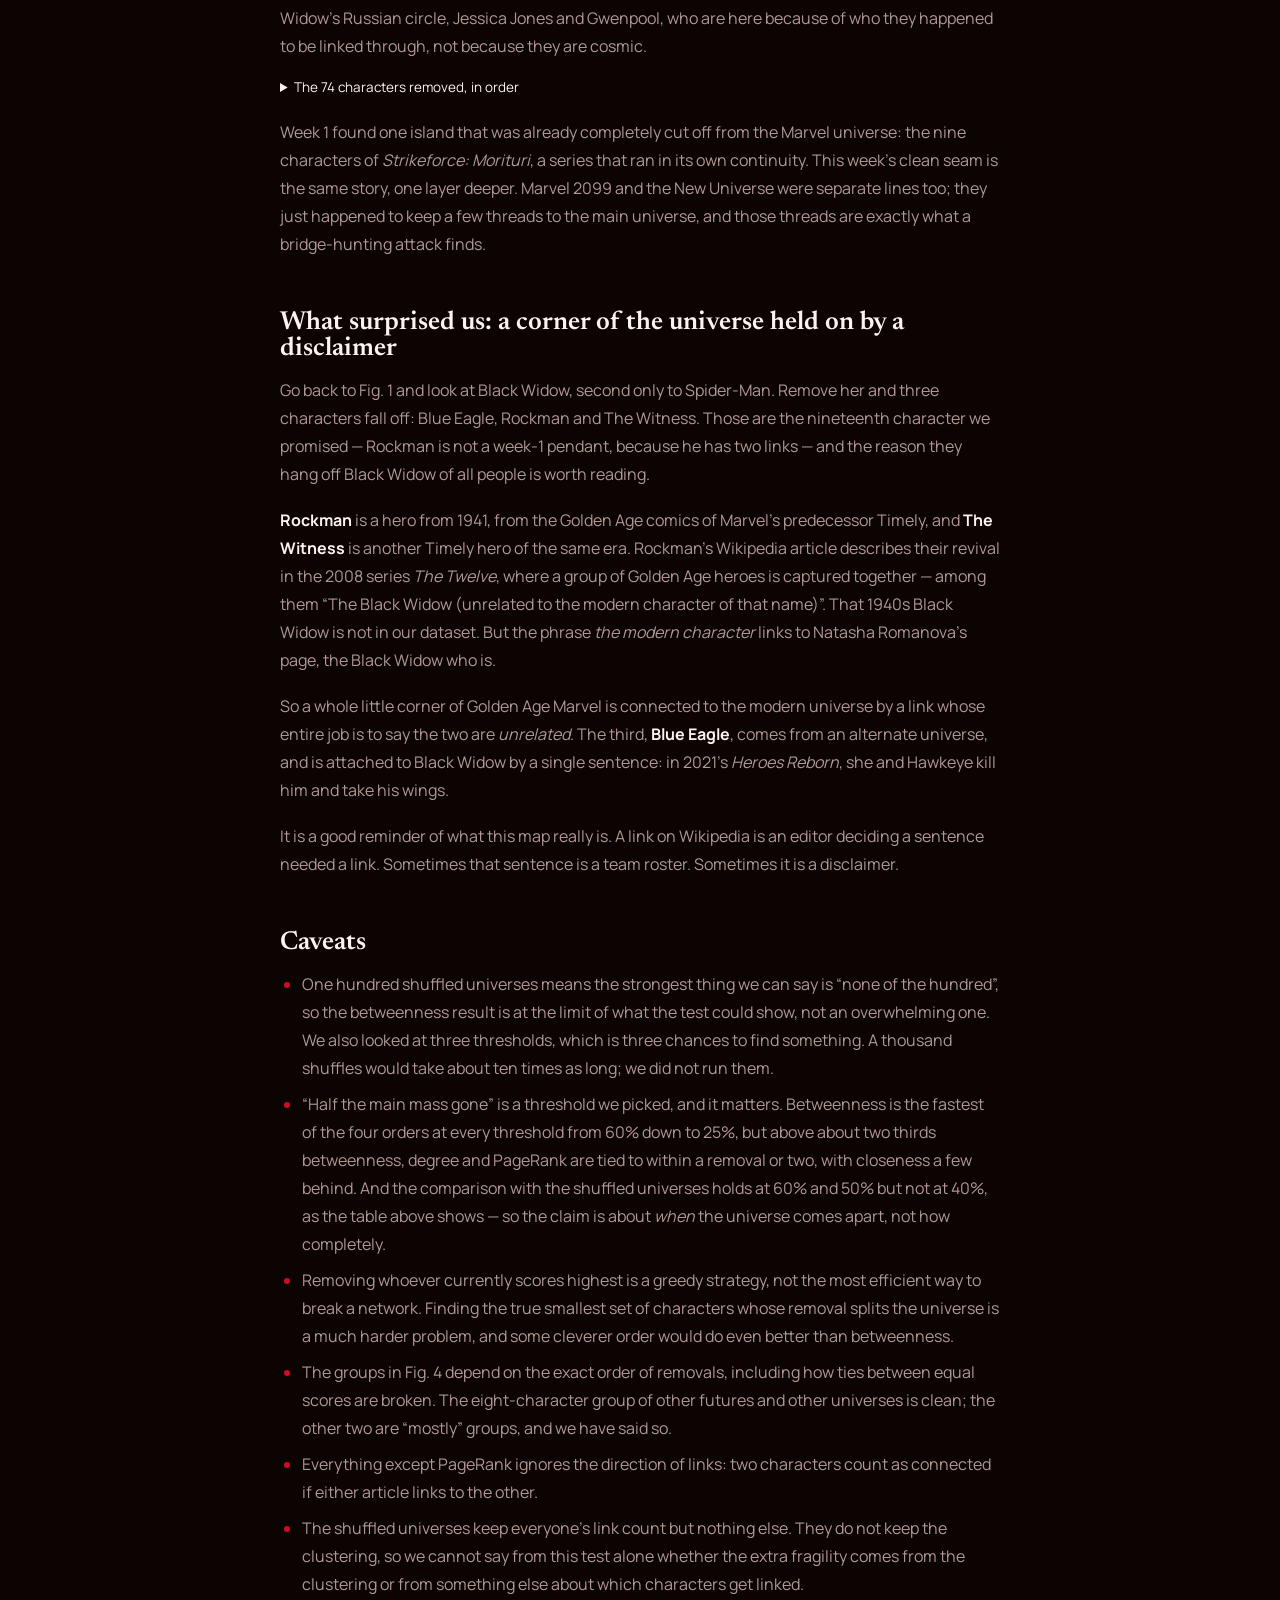
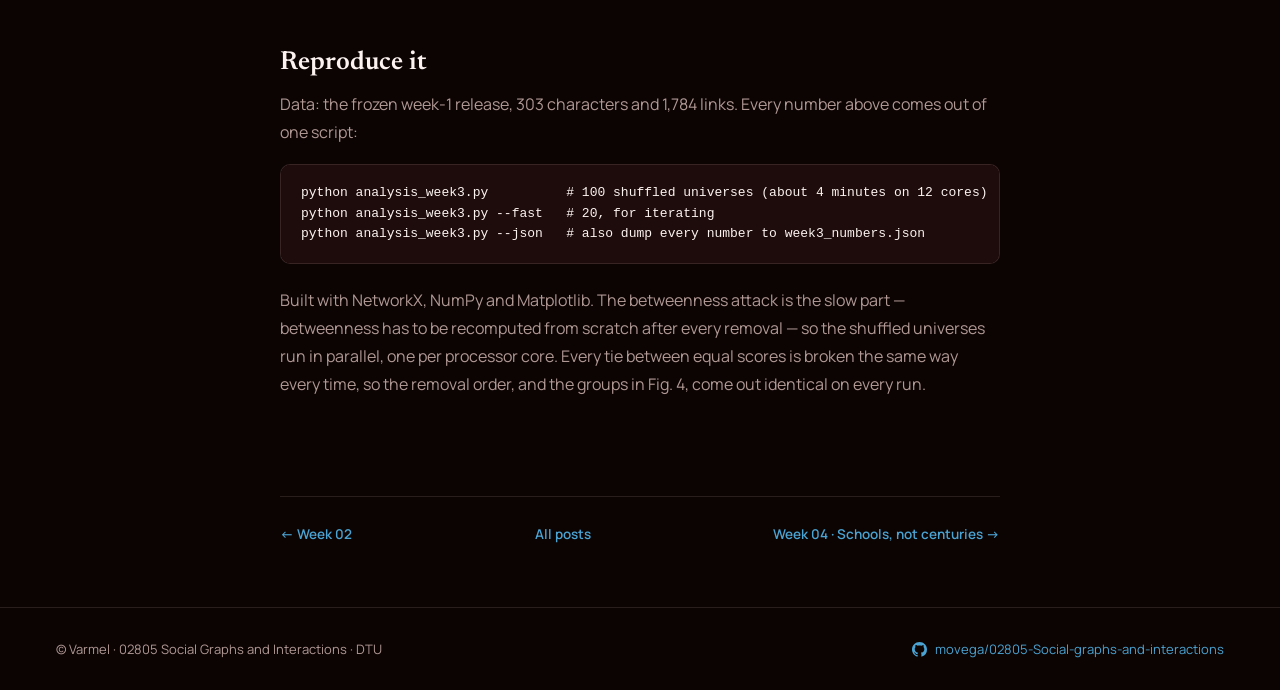
<file: posts/week3.html>
<!doctype html>
<html lang="en">
<head>
<meta charset="utf-8">
<meta name="viewport" content="width=device-width, initial-scale=1">
<title>Week 03 · Who Holds the Marvel Universe Together · Varmel</title>
<meta name="description" content="We took Marvel characters out of the network one by one, in four different orders of importance, and watched it fall apart. Losing the most famous hurts exactly as much as their fame predicts. Losing the bridges tears it apart sooner.">
<meta name="color-scheme" content="dark">

<meta property="og:type" content="article">
<meta property="og:title" content="Week 03 · Who holds the Marvel universe together?">
<meta property="og:description" content="Remove the famous and the universe shrugs. Remove the bridges and it tears apart sooner, and among the first pieces to go are Marvel's old alternate universes.">

<link rel="icon" href="data:image/svg+xml,<svg xmlns='http://www.w3.org/2000/svg' viewBox='0 0 32 32'><circle cx='16' cy='16' r='15' fill='%231d0f0d'/><circle cx='16' cy='16' r='10' fill='none' stroke='%23b8574a' stroke-width='1.5'/><circle cx='16' cy='5' r='3' fill='%23e0523f'/><circle cx='26' cy='21' r='2.6' fill='%236aa6d8'/><circle cx='16' cy='16' r='3' fill='%23f7efe9'/></svg>">

<link rel="preconnect" href="https://fonts.googleapis.com">
<link rel="preconnect" href="https://fonts.gstatic.com" crossorigin>
<link rel="stylesheet" href="https://fonts.googleapis.com/css2?family=Newsreader:ital,wght@0,500;0,600;1,500;1,600&family=Manrope:wght@400;500;600;700&family=Oswald:wght@500;600;700&display=swap">
<link rel="stylesheet" href="../assets/css/site.css">
</head>
<body>
<a class="skip-link sans" href="#main">Skip to content</a>

<div class="page">

  <!-- ===================== NAV ===================== -->
  <header class="site-nav">
    <div class="site-nav__brand">
      <svg width="30" height="30" viewBox="0 0 30 30" fill="none" aria-hidden="true">
        <circle cx="15" cy="15" r="13" stroke="var(--line)" stroke-width="1"></circle>
        <circle cx="15" cy="15" r="8" stroke="var(--line)" stroke-width="1"></circle>
        <circle cx="15" cy="4" r="2" fill="var(--accent)"></circle>
        <circle cx="15" cy="15" r="2.2" fill="var(--accent2)"></circle>
        <circle cx="24" cy="19" r="1.6" fill="var(--text)"></circle>
      </svg>
      <a class="sans site-nav__name" href="../index.html" data-site="team-name">Varmel</a>
    </div>
    <nav class="sans site-nav__links" aria-label="Main">
      <a href="../index.html">Home</a>
      <a class="is-current" href="../index.html#posts">Posts</a>
      <a href="../index.html#team">Team</a>
      <a href="https://github.com/movega/02805-Social-graphs-and-interactions" data-site="repo-link">GitHub</a>
    </nav>
  </header>

  <main id="main">

  <!-- ===================== POST HEADER ===================== -->
  <article>
  <header class="post-header">
    <div class="post-header__inner">
      <div class="post-header__kicker">
        <span class="sans post-header__week">Week 03</span>
        <span class="sans post-header__theme">Who matters, and why</span>
      </div>

      <h1 class="serif post-header__title">Who holds the Marvel universe together?</h1>

      <p class="post-header__dek">We started pulling characters out of the Marvel universe, one at a time, always taking whoever mattered most at that moment &mdash; and we tried four different ideas of what &ldquo;mattering&rdquo; means. Taking out the most famous hurts exactly as much as their fame predicts, and not an ounce more. Taking out the <em>bridges</em> tears it apart sooner than it should. And one of the first pieces to tear away is a pocket of the alternate universes Marvel once ran as whole separate lines.</p>

      <div class="sans post-header__meta">
        <span>Published 16 September 2026</span>
        <span>By <span data-site="team-name">Varmel</span></span>
        <span>Dataset: week-1 release &middot; 303 nodes &middot; 1,784 directed edges</span>
      </div>
    </div>
  </header>

  <!-- ===================== POST BODY ===================== -->
  <div class="post-body">
    <div class="post-body__inner">

      <div class="stat-row">
        <div class="stat"><div class="stat__value">13</div><div class="stat__label">Single points of failure</div></div>
        <div class="stat"><div class="stat__value">5</div><div class="stat__label">The most any one can cut off</div></div>
        <div class="stat"><div class="stat__value">63</div><div class="stat__label">Removals to halve it</div></div>
        <div class="stat"><div class="stat__value">0/100</div><div class="stat__label">Shuffles that broke as fast</div></div>
      </div>

      <h2>What we asked</h2>

      <p>Same map as the last two weeks: 303 Marvel characters with a Wikipedia article, and a line between two of them whenever one article links to the other. Leave out the loners and the one sealed-off island we met in week 1, and what remains is one big connected mass of <strong>277 characters and 1,421 links</strong>. Everyone in it can reach everyone else by hopping along links.</p>

      <p>Everybody already knows who is <em>popular</em> on that map. Spider-Man is linked to by more than a third of it. This week's question is different, and blunter: <strong>which characters is the map actually relying on?</strong> Who would you have to take away before the Marvel universe stopped being one universe?</p>

      <p>Popular and load-bearing are not the same thing. A character with a hundred connections might sit in the middle of a crowd where everyone also knows everyone else &mdash; remove them and nobody notices. A character with a handful of connections might be the only way from one corner of the universe to another.</p>

      <h2>Four ways to be important</h2>

      <p>Network science has several standard ways of scoring how important someone is, and each one answers a different question. We used four:</p>

      <ul>
        <li><strong>Degree</strong> &mdash; how many other characters you are linked with. Pure popularity.</li>
        <li><strong>Betweenness</strong> &mdash; how often you sit on the shortest route between two <em>other</em> characters. This is the bridge score: high if lots of journeys across the universe have to pass through you.</li>
        <li><strong>Closeness</strong> &mdash; how few hops you are from everyone else, on average. High if you are near the middle of the map.</li>
        <li><strong>PageRank</strong> &mdash; the idea Google was built on: you matter if the characters linking <em>to</em> you matter. This is the one score that uses the direction of the links.</li>
      </ul>

      <h2>What we did</h2>

      <ol>
        <li><strong>One at a time.</strong> Removed each character on their own and checked whether anyone else lost their last connection to the main mass.</li>
        <li><strong>In sequence.</strong> For each of the four scores, removed the top-scoring character, <em>recomputed the scores on what was left</em>, removed the new top one, and kept going. Recomputing matters: once Spider-Man is gone, the next most important bridge is not necessarily the one that was second while he was there. We tracked how big the main connected mass was after every single removal.</li>
        <li><strong>At random,</strong> for comparison: the same process with characters picked blindly, 1,000 times over.</li>
        <li><strong>Compared to what.</strong> Ran the degree and betweenness attacks on 100 of last week's alternate universes &mdash; the shuffled maps where every character keeps exactly their number of links but who-links-to-whom is dealt out at random. If our universe falls apart the same way those do, the fame counts explain it. If it falls apart faster, something in the real wiring is doing it.</li>
        <li>Looked at <strong>where the map tears</strong>, and checked every group we name against the characters' Wikipedia pages.</li>
      </ol>

      <h2>No single character holds it up</h2>

      <p>Start with the simplest test. Of the 277 characters, only <strong>13</strong> are single points of failure &mdash; remove one of them and somebody else is cut off. Remove anyone else and the only character the universe loses is the one you removed.</p>

      <p>And even the worst of the thirteen barely matters:</p>

      <figure>
        <img src="../assets/img/week3_cutpoints.png" alt="Horizontal bar chart of the thirteen single points of failure. Spider-Man cuts off five characters, Black Widow three, Doctor Strange two, and the other ten one each. Bars are red for characters in the betweenness top ten and blue for the rest; next to each bar are the names of the characters who fall off.">
        <div class="chart" data-chart="cutpoints"></div>
        <figcaption>Fig. 1 &mdash; Every character whose removal cuts somebody else off, with who falls off with them. The number after each name is their rank by betweenness, the bridge score. Everyone not on this chart can be removed without disconnecting anybody. <span class="figcaption__hint">Hover a row to see the character's link count and exactly who they were holding on.</span></figcaption>
      </figure>

      <p>Take away Spider-Man, the biggest hub in the universe, and you lose five characters: Enigma, Ethan Edwards, Helix, Phil Grayfield and Thunderclap. If those names ring a bell, it is because they are five of the eighteen <strong>&ldquo;pendants&rdquo; from our week-1 post</strong> &mdash; characters connected to the universe by a single thread. In fact, across all thirteen single points of failure, exactly nineteen characters can be cut off: those same eighteen pendants, plus one more we will come back to.</p>

      <p>Two things stand out. Second place goes to <strong>Black Widow</strong>, who is only 23rd by number of links. And six of the ten best bridges by betweenness &mdash; <strong>Hulk, Wolverine, She-Hulk, Hercules, Phoenix and U.S. Agent</strong> &mdash; cut off nobody at all. They sit on an enormous number of shortest routes, but every one of those routes has a detour.</p>

      <h2>Pulling characters out in sequence</h2>

      <p>Removing one character proves the universe has no single weak point. So we kept going.</p>

      <figure>
        <img src="../assets/img/week3_attack_curves.png" alt="Line chart of the size of the main connected group against the number of characters removed, for four orders of removal and a random baseline. All four targeted orders fall much faster than random. Betweenness, in red, is the fastest to halve the group, at 63 removals, followed by degree at 73, closeness at 78 and PageRank at 79. Random removal needs about 128.">
        <div class="chart" data-chart="attacks"></div>
        <figcaption>Fig. 2 &mdash; How much of the main mass survives as characters are taken out, always removing whoever currently scores highest. The dots mark the moment it drops below half its size. The grey dashed line and band are 1,000 runs of removing characters at random. <span class="figcaption__hint">Move along the chart to see who has just been removed in each order; click a name in the key to hide that line.</span></figcaption>
      </figure>

      <p>Three things are going on in that picture.</p>

      <p><strong>For a long time, all four orders are the same attack.</strong> Six of the first ten characters removed are identical under degree and under betweenness &mdash; Spider-Man, Hulk, Wolverine, Doctor Strange, Deadpool, She-Hulk &mdash; and they first disagree at the seventh (degree picks Phoenix, betweenness picks Hercules). After ten removals every order still has about 93% of the universe connected: taking out Marvel's ten biggest names costs it twenty characters, the ten you removed and ten more who were hanging off them.</p>

      <p><strong>Any targeted order is far worse than random.</strong> Picking characters blindly, you need to remove about <strong>128</strong> of them before half the universe is gone. Picking by any of the four scores, you need between 63 and 79. That part is not surprising: the important characters really are more important.</p>

      <p><strong>Around fifty removals, betweenness pulls away.</strong> After 53 removals the betweenness attack has left 163 characters connected where the degree attack still has 183; after 74 it is 88 against 132. Betweenness halves the universe at <strong>63</strong> removals, degree at 73, closeness at 78 and PageRank &mdash; the one score that cares about link direction &mdash; last, at 79. Once the first few dozen stars are gone, the most popular character left is often no longer the one standing between two parts of the map, and that is where the two attacks part ways.</p>

      <div class="table-wrap">
        <table>
          <thead>
            <tr><th>Remove characters by</th><th>The question the score answers</th><th>Removals until half is gone</th></tr>
          </thead>
          <tbody>
            <tr><td>Betweenness</td><td>Who do routes across the universe pass through?</td><td>63</td></tr>
            <tr><td>Degree</td><td>Who is linked with the most characters?</td><td>73</td></tr>
            <tr><td>Closeness</td><td>Who is fewest hops from everyone?</td><td>78</td></tr>
            <tr><td>PageRank</td><td>Who is linked to by the characters that matter?</td><td>79</td></tr>
            <tr><td>Nothing (random)</td><td>&mdash;</td><td>128.5 on average (1,000 runs)</td></tr>
          </tbody>
        </table>
      </div>

      <h2>Compared to what?</h2>

      <p>Here is the catch we learned about last week. Of course removing the hubs breaks the universe &mdash; hubs are where the links are. Any map with Marvel's lopsided fame would fall apart the same way, even one where the links were dealt at random. So the curves in Fig. 2 are not, on their own, a finding about Marvel.</p>

      <p>To find out whether they are, we took 100 of the alternate universes from week 2 &mdash; everyone keeps their exact number of links, but who they are linked to is shuffled &mdash; and ran the same two attacks on each of them.</p>

      <figure>
        <img src="../assets/img/week3_attack_nulls.png" alt="Two histograms of how many removals it takes to halve the main group in 100 shuffled universes. Left, removing by degree: the shuffled universes cluster around 75 and our universe's value, 73, sits inside the pile, with 22 of 100 as low. Right, removing by betweenness: the shuffled universes cluster around 72 and our value, 63, sits to the left of all of them.">
        <div class="chart" data-chart="attack-nulls"></div>
        <figcaption>Fig. 3 &mdash; How many removals it takes to halve the main mass, in 100 shuffled universes, against ours. Removing by popularity (degree), our universe is ordinary. Removing by bridges (betweenness), it halves sooner than any of the hundred. Blue piles are the shuffled universes, the red line is ours. <span class="figcaption__hint">Hover a bar to see how many universes landed there.</span></figcaption>
      </figure>

      <p><strong>Removing by popularity: nothing to see.</strong> Our universe halves after 73 removals; the shuffled ones average 75.1, and 22 of the 100 broke just as fast or faster. The Marvel universe is exactly as robust to losing its stars as a universe with the same stars and random wiring would be. Its tolerance for losing Spider-Man, Hulk and Wolverine is a fact about how many links they have, not about how Marvel is put together.</p>

      <p><strong>Removing by bridges: a real difference.</strong> Our universe halves after 63 removals; the shuffled ones need 72.5 on average, and <strong>not one of the hundred broke as fast as ours</strong>. The real Marvel universe has seams that a random wiring with the same fame does not have.</p>

      <p>But &ldquo;halved&rdquo; is just one moment in the collapse, so we checked two others &mdash; and the answer changes in an interesting way:</p>

      <div class="table-wrap">
        <table>
          <thead>
            <tr><th>Removing by bridges, until&hellip;</th><th>Our universe</th><th>Shuffled ones</th><th>Shuffles that were as fast</th><th>Verdict</th></tr>
          </thead>
          <tbody>
            <tr><td>only 60% is left</td><td>53</td><td>64.4</td><td>none of 100</td><td>Real</td></tr>
            <tr><td>only 50% is left</td><td>63</td><td>72.5</td><td>none of 100</td><td>Real</td></tr>
            <tr><td>only 40% is left</td><td>74</td><td>76.1</td><td>26 of 100</td><td>No difference</td></tr>
          </tbody>
        </table>
      </div>

      <p>Our universe does not fall apart <em>further</em> than the shuffled ones. It falls apart <strong>sooner</strong>. Early on, whole groups of characters come away from it in one piece, while a shuffled universe &mdash; which has no groups, only fame &mdash; just keeps shedding characters one or two at a time. By the time either is down to 40%, the shuffles have caught up. That is exactly what a universe with a few distinct neighbourhoods, held on by a few bridges, should look like, and it is what the next section is about.</p>

      <p>That fits with what we found in week 2. Our universe's characters cluster together far more than chance allows, and its main mass is smaller than the shuffles say it should be. A universe made of tight neighbourhoods is exactly the kind that is held together by a few bridges between them. We have not proven that the clustering is <em>why</em>, but the two findings point the same way.</p>

      <blockquote>Removing nodes adaptively in order of betweenness, the undirected giant component (n = 277) falls below half its size after 63 removals. Across 100 degree-preserving rewirings the same attack needs 72.5 (sd 3.3); none of the 100 broke as quickly, the strongest statement 100 draws allow (empirical p = 0.01, z = &minus;2.9). The degree-ordered attack gives 73 against 75.1 (sd 2.1), with 22 of 100 rewirings as fast (p = 0.34). The betweenness effect holds at a 60% threshold (53 against 64.4, sd 3.6, none of 100) but not at 40% (74 against 76.1, sd 2.4, 26 of 100 as fast). The network is no more fragile to the loss of its hubs than its degree sequence implies; under the loss of its brokers it fragments earlier than the null, though not more completely.</blockquote>

      <h2>Where it tears</h2>

      <p>So what exactly are those seams? We stopped the betweenness attack at its most destructive moment &mdash; after 74 removals, when the second-biggest piece is as big as it ever gets &mdash; and looked at what the universe had broken into.</p>

      <figure>
        <img src="../assets/img/week3_seams_map.png" alt="Network map of what remains after 74 removals, each piece drawn separately. On the left, a red group of 88 characters still holding together. On the right, three separate pieces: a violet cosmic block of 31, a blue group of 24 labelled Canada and the teen teams, and a small gold group of 8 labelled other futures, other universes. Below, 52 grey dots for characters left alone or in pairs.">
        <div class="chart" data-chart="seams"></div>
        <figcaption>Fig. 4 &mdash; The universe after its 74 best bridges are gone, each surviving piece drawn on its own. Colours show which piece a character ended up in; dot size shows how many links they had in the full universe. <span class="figcaption__hint">Hover any dot for the character's name and when they were cut loose; click a group in the key to pick it out.</span></figcaption>
      </figure>

      <p>Eighty-eight characters still hold together. Fifty-two are left alone or in pairs. And three real groups have broken away:</p>

      <p><strong>Other futures, other universes (8 characters).</strong> The cleanest seam of all, and it comes loose after 61 removals. Doom 2099, Hulk 2099 and Ravage 2099 are from Marvel 2099, the line set in the far future. Justice, Nightmask and Mark Hazzard: Merc are from the New Universe, a separate imprint Marvel ran from 1986 to 1989. Killraven fights in post-apocalyptic alternate futures, and Starr the Slayer was reintroduced in <em>newuniversal</em>, the New Universe's 2006 reboot. What held the New Universe characters on was mostly <strong>Star Brand</strong> &mdash; the New Universe's own flagship character, and the 56th bridge removed.</p>

      <p><strong>Canada and the teen teams (24 characters).</strong> The first sizeable group to go, after only 53 removals. Mostly Alpha Flight, Marvel's Canadian team (Northstar, Puck, Guardian, Vindicator, Wild Child), and the youth teams: the Young Avengers (Hulkling, Speed, Iron Lad), the Runaways (Alex Wilder, Chase Stein), and students at the X-Men's school (Anole, Rockslide, Hellion, Surge) &mdash; plus a couple of stray characters, like the Ultimate-universe versions of Wolverine and Iron Man. They were attached largely through Wolverine, Hulk and the adult X-Men.</p>

      <p><strong>The cosmic block (31 characters).</strong> Breaks away at the peak. Mostly the space side of Marvel: the Eternals (Ajak, Ikaris, Makkari, Thena), the Shi'ar and the Starjammers (Gladiator, Vulcan, Raza Longknife, Ch'od, Korvus), the Guardians of the Galaxy (Star-Lord, Rocket Raccoon, Bug) and the Kree (Mahr Vehl, Genis-Vell). This one is the loosest label of the three: it also swept up Black Widow's Russian circle, Jessica Jones and Gwenpool, who are here because of who they happened to be linked through, not because they are cosmic.</p>

      <details class="sans" style="font-size:13.5px; color:var(--muted); margin:0 0 22px;">
        <summary style="cursor:pointer; color:var(--text);">The 74 characters removed, in order</summary>
        <p style="font-size:13.5px; line-height:1.7; margin-top:10px;">1.&nbsp;Spider-Man &middot; 2.&nbsp;Hulk &middot; 3.&nbsp;Wolverine &middot; 4.&nbsp;Doctor Strange &middot; 5.&nbsp;Deadpool &middot; 6.&nbsp;She-Hulk &middot; 7.&nbsp;Hercules &middot; 8.&nbsp;Phoenix &middot; 9.&nbsp;Cloak and Dagger &middot; 10.&nbsp;Black Panther &middot; 11.&nbsp;Quasar &middot; 12.&nbsp;Hank Pym &middot; 13.&nbsp;Scarlet Witch &middot; 14.&nbsp;Black Widow &middot; 15.&nbsp;Moon Knight &middot; 16.&nbsp;Cable &middot; 17.&nbsp;Deathlok &middot; 18.&nbsp;Storm &middot; 19.&nbsp;Emma Frost &middot; 20.&nbsp;Cyclops &middot; 21.&nbsp;Iron Fist &middot; 22.&nbsp;Luke Cage &middot; 23.&nbsp;Nova &middot; 24.&nbsp;Rachel Summers &middot; 25.&nbsp;Betsy Braddock &middot; 26.&nbsp;Jean Grey &middot; 27.&nbsp;Quicksilver &middot; 28.&nbsp;Adam Warlock &middot; 29.&nbsp;War Machine &middot; 30.&nbsp;Black Bolt &middot; 31.&nbsp;U.S. Agent &middot; 32.&nbsp;Human Torch &middot; 33.&nbsp;Venom &middot; 34.&nbsp;Black Cat &middot; 35.&nbsp;Ares &middot; 36.&nbsp;Eddie Brock &middot; 37.&nbsp;Spider-Woman (Jessica Drew) &middot; 38.&nbsp;Franklin Richards &middot; 39.&nbsp;Captain Marvel &middot; 40.&nbsp;Mockingbird &middot; 41.&nbsp;Anya Corazon &middot; 42.&nbsp;Misty Knight &middot; 43.&nbsp;Outlaw &middot; 44.&nbsp;Noh-Varr &middot; 45.&nbsp;Man-Thing &middot; 46.&nbsp;Darkhawk &middot; 47.&nbsp;Patsy Walker &middot; 48.&nbsp;Blade &middot; 49.&nbsp;Human Torch (android) &middot; 50.&nbsp;Garrison Kane &middot; 51.&nbsp;Abomination &middot; 52.&nbsp;Phyla-Vell &middot; 53.&nbsp;Leech &middot; 54.&nbsp;Vance Astrovik &middot; 55.&nbsp;Jericho Drumm &middot; 56.&nbsp;Star Brand &middot; 57.&nbsp;Captain Universe &middot; 58.&nbsp;Spider-Woman (Gwen Stacy) &middot; 59.&nbsp;Shang-Chi &middot; 60.&nbsp;Mayday Parker &middot; 61.&nbsp;Ghost Rider &middot; 62.&nbsp;Spider-Girl &middot; 63.&nbsp;Elsa Bloodstone &middot; 64.&nbsp;Moondragon &middot; 65.&nbsp;Ghost Rider (Danny Ketch) &middot; 66.&nbsp;Jeffrey Mace &middot; 67.&nbsp;Rom the Space Knight &middot; 68.&nbsp;Blue Diamond &middot; 69.&nbsp;Frankenstein&#x27;s Monster &middot; 70.&nbsp;Frog-Man &middot; 71.&nbsp;Spider-Woman &middot; 72.&nbsp;Ms. Marvel &middot; 73.&nbsp;John Jameson &middot; 74.&nbsp;Sabra</p>
      </details>

      <p>Week 1 found one island that was already completely cut off from the Marvel universe: the nine characters of <em>Strikeforce: Morituri</em>, a series that ran in its own continuity. This week's clean seam is the same story, one layer deeper. Marvel 2099 and the New Universe were separate lines too; they just happened to keep a few threads to the main universe, and those threads are exactly what a bridge-hunting attack finds.</p>

      <h2>What surprised us: a corner of the universe held on by a disclaimer</h2>

      <p>Go back to Fig. 1 and look at Black Widow, second only to Spider-Man. Remove her and three characters fall off: Blue Eagle, Rockman and The Witness. Those are the nineteenth character we promised &mdash; Rockman is not a week-1 pendant, because he has two links &mdash; and the reason they hang off Black Widow of all people is worth reading.</p>

      <p><strong>Rockman</strong> is a hero from 1941, from the Golden Age comics of Marvel's predecessor Timely, and <strong>The Witness</strong> is another Timely hero of the same era. Rockman's Wikipedia article describes their revival in the 2008 series <em>The Twelve</em>, where a group of Golden Age heroes is captured together &mdash; among them &ldquo;The Black Widow (unrelated to the modern character of that name)&rdquo;. That 1940s Black Widow is not in our dataset. But the phrase <em>the modern character</em> links to Natasha Romanova&rsquo;s page, the Black Widow who is.</p>

      <p>So a whole little corner of Golden Age Marvel is connected to the modern universe by a link whose entire job is to say the two are <em>unrelated</em>. The third, <strong>Blue Eagle</strong>, comes from an alternate universe, and is attached to Black Widow by a single sentence: in 2021's <em>Heroes Reborn</em>, she and Hawkeye kill him and take his wings.</p>

      <p>It is a good reminder of what this map really is. A link on Wikipedia is an editor deciding a sentence needed a link. Sometimes that sentence is a team roster. Sometimes it is a disclaimer.</p>

      <h2>Caveats</h2>

      <ul>
        <li>One hundred shuffled universes means the strongest thing we can say is &ldquo;none of the hundred&rdquo;, so the betweenness result is at the limit of what the test could show, not an overwhelming one. We also looked at three thresholds, which is three chances to find something. A thousand shuffles would take about ten times as long; we did not run them.</li>
        <li>&ldquo;Half the main mass gone&rdquo; is a threshold we picked, and it matters. Betweenness is the fastest of the four orders at every threshold from 60% down to 25%, but above about two thirds betweenness, degree and PageRank are tied to within a removal or two, with closeness a few behind. And the comparison with the shuffled universes holds at 60% and 50% but not at 40%, as the table above shows &mdash; so the claim is about <em>when</em> the universe comes apart, not how completely.</li>
        <li>Removing whoever currently scores highest is a greedy strategy, not the most efficient way to break a network. Finding the true smallest set of characters whose removal splits the universe is a much harder problem, and some cleverer order would do even better than betweenness.</li>
        <li>The groups in Fig. 4 depend on the exact order of removals, including how ties between equal scores are broken. The eight-character group of other futures and other universes is clean; the other two are &ldquo;mostly&rdquo; groups, and we have said so.</li>
        <li>Everything except PageRank ignores the direction of links: two characters count as connected if either article links to the other.</li>
        <li>The shuffled universes keep everyone's link count but nothing else. They do not keep the clustering, so we cannot say from this test alone whether the extra fragility comes from the clustering or from something else about which characters get linked.</li>
      </ul>

      <h2>Reproduce it</h2>

      <p>Data: the frozen week-1 release, 303 characters and 1,784 links. Every number above comes out of one script:</p>

      <pre><code>python analysis_week3.py          # 100 shuffled universes (about 4 minutes on 12 cores)
python analysis_week3.py --fast   # 20, for iterating
python analysis_week3.py --json   # also dump every number to week3_numbers.json</code></pre>

      <p>Built with NetworkX, NumPy and Matplotlib. The betweenness attack is the slow part &mdash; betweenness has to be recomputed from scratch after every removal &mdash; so the shuffled universes run in parallel, one per processor core. Every tie between equal scores is broken the same way every time, so the removal order, and the groups in Fig. 4, come out identical on every run.</p>

    </div>
  </div>
  </article>

  <nav class="sans post-nav" aria-label="Post navigation">
    <a href="week2.html">← Week 02</a>
    <a href="../index.html#posts">All posts</a>
    <a href="week4.html">Week 04 · Schools, not centuries →</a>
  </nav>

  </main>

  <div class="spacer"></div>

  <!-- ===================== FOOTER ===================== -->
  <footer class="site-footer" style="margin-top:64px;">
    <div class="sans site-footer__note">© <span data-site="team-name">Varmel</span> · 02805 Social Graphs and Interactions · DTU</div>
    <a href="https://github.com/movega/02805-Social-graphs-and-interactions" class="sans site-footer__link" data-site="repo-link">
      <svg width="15" height="15" viewBox="0 0 16 16" fill="currentColor" aria-hidden="true"><path d="M8 0C3.58 0 0 3.58 0 8c0 3.54 2.29 6.53 5.47 7.59.4.07.55-.17.55-.38 0-.19-.01-.82-.01-1.49-2.01.37-2.53-.49-2.69-.94-.09-.23-.48-.94-.82-1.13-.28-.15-.68-.52-.01-.53.63-.01 1.08.58 1.23.82.72 1.21 1.87.87 2.33.66.07-.52.28-.87.51-1.07-1.78-.2-3.64-.89-3.64-3.95 0-.87.31-1.59.82-2.15-.08-.2-.36-1.02.08-2.12 0 0 .67-.21 2.2.82.64-.18 1.32-.27 2-.27.68 0 1.36.09 2 .27 1.53-1.04 2.2-.82 2.2-.82.44 1.1.16 1.92.08 2.12.51.56.82 1.27.82 2.15 0 3.07-1.87 3.75-3.65 3.95.29.25.54.73.54 1.48 0 1.07-.01 1.93-.01 2.2 0 .21.15.46.55.38A8.01 8.01 0 0 0 16 8c0-4.42-3.58-8-8-8z"></path></svg>
      <span data-site="repo-label">movega/02805-Social-graphs-and-interactions</span>
    </a>
  </footer>

</div>

<script src="../assets/js/site.js"></script>
<script src="../assets/js/charts.js" data-src="../assets/data/week3_charts.json"></script>
</body>
</html>
</file>
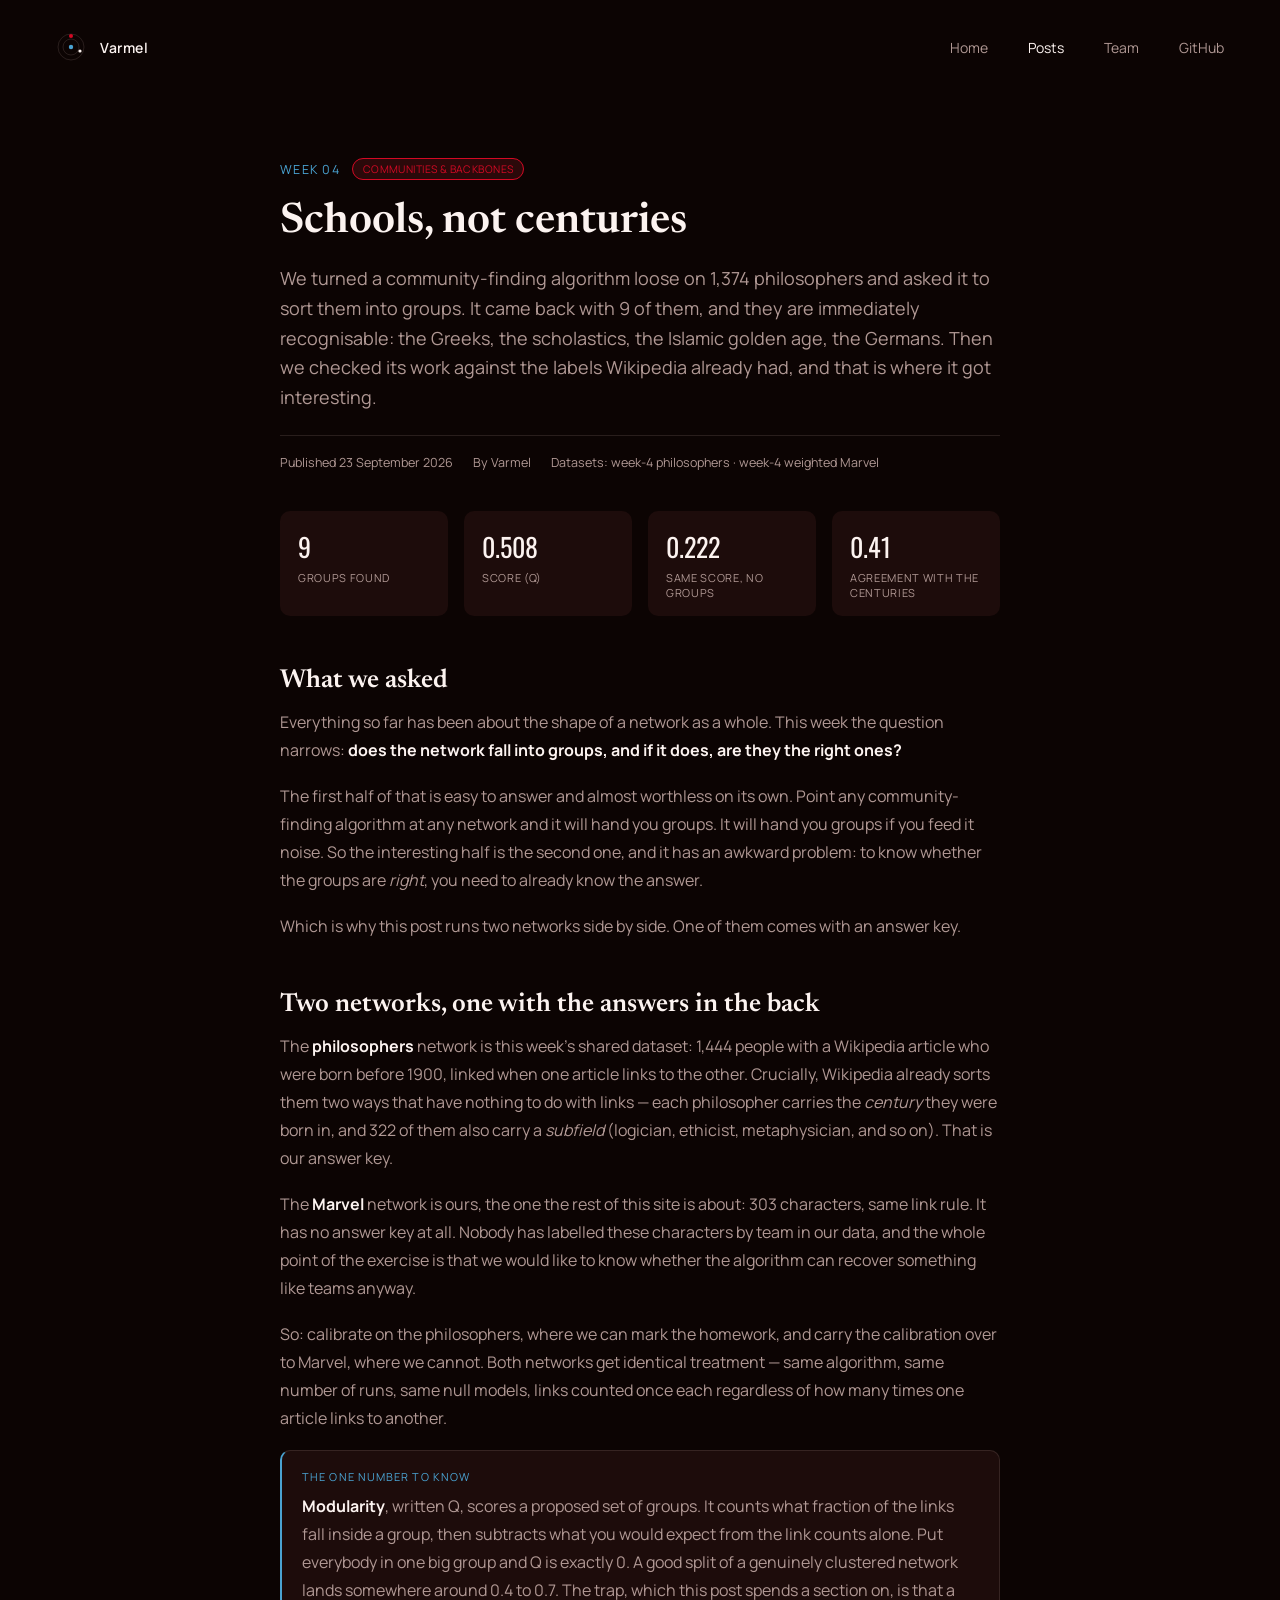
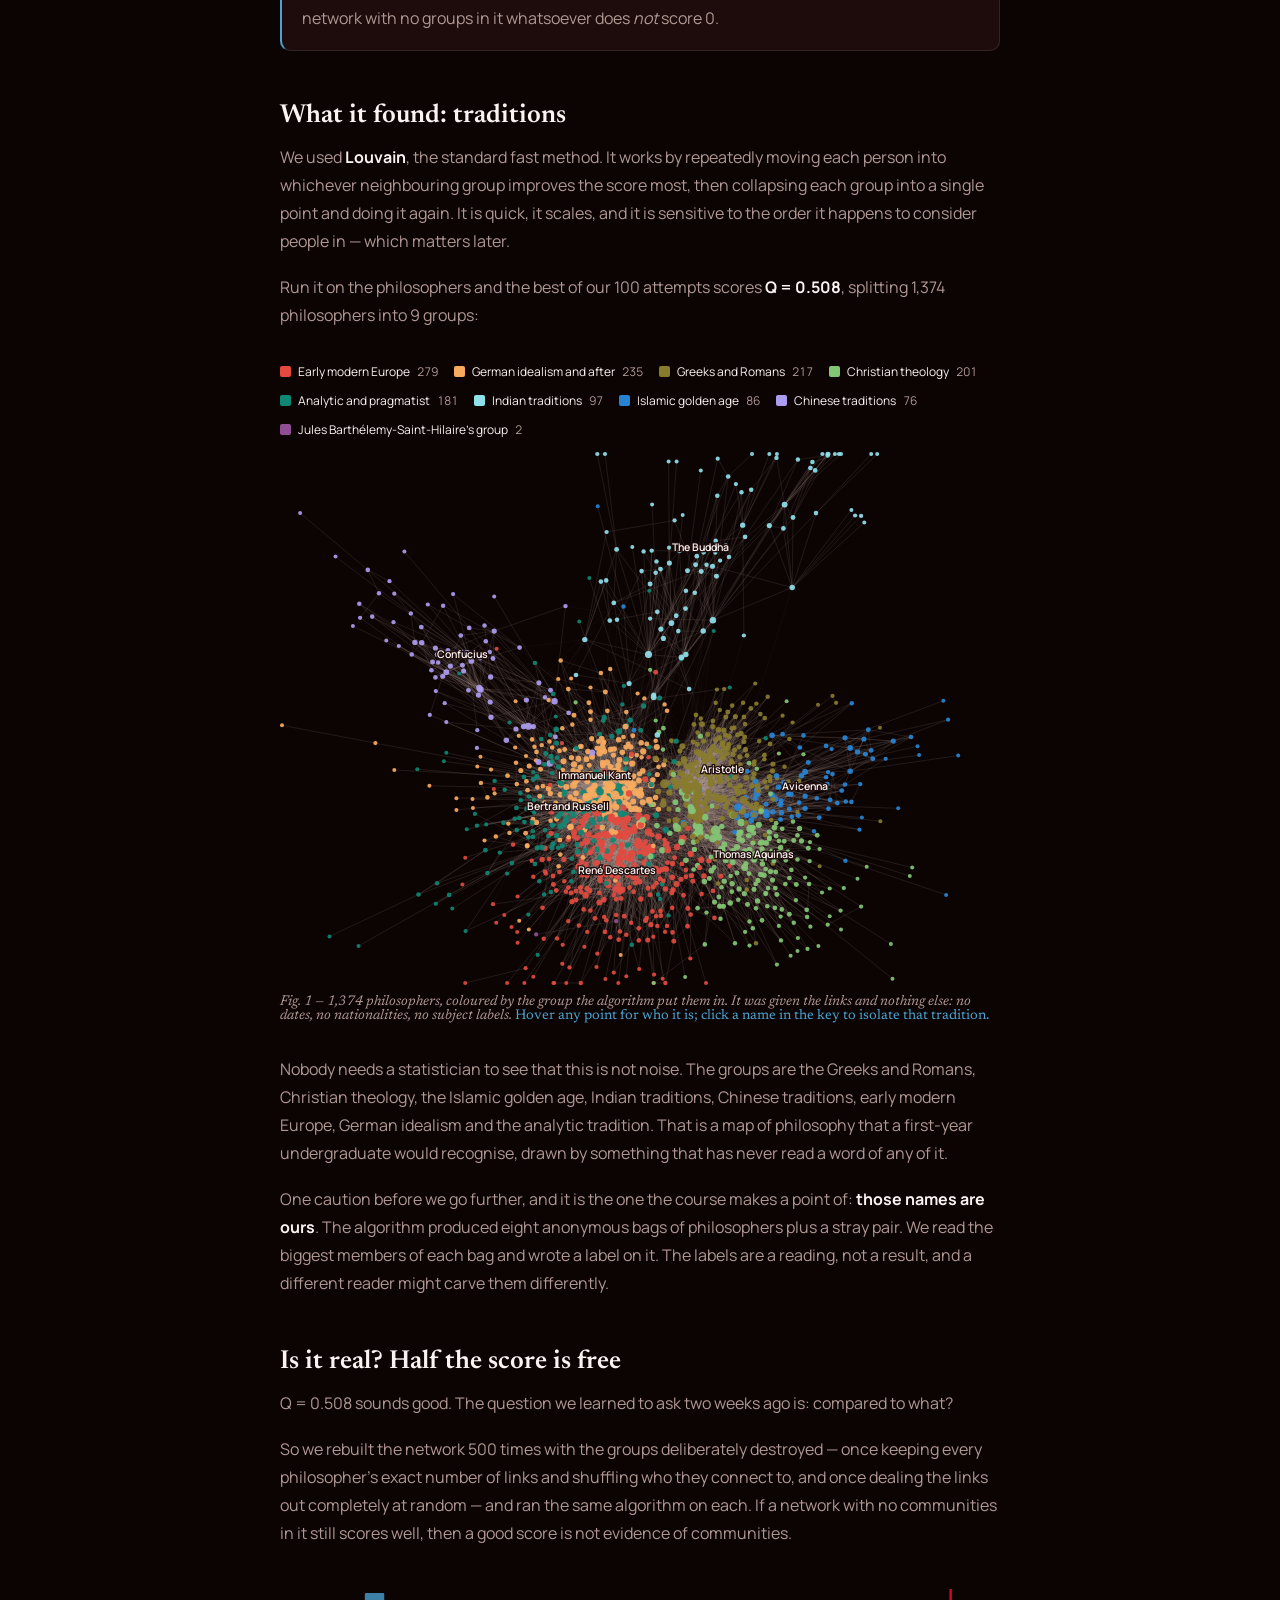
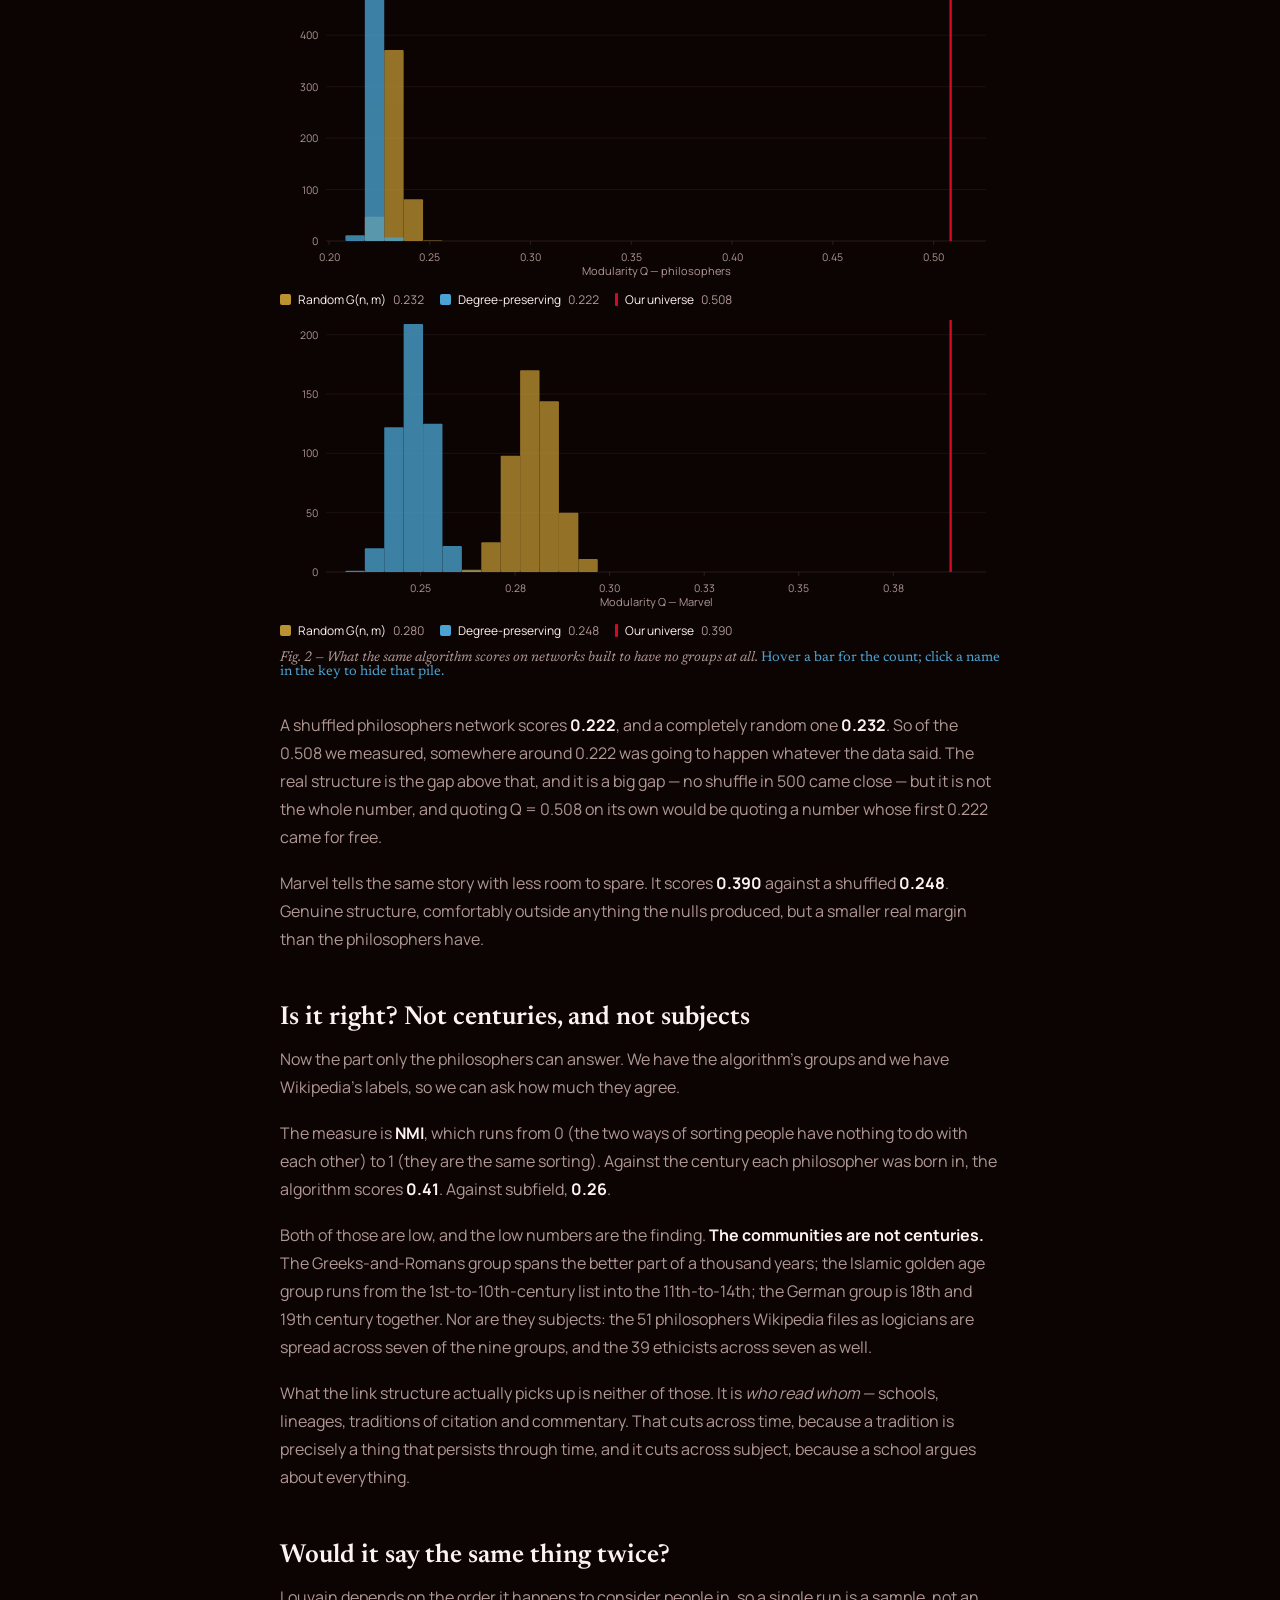
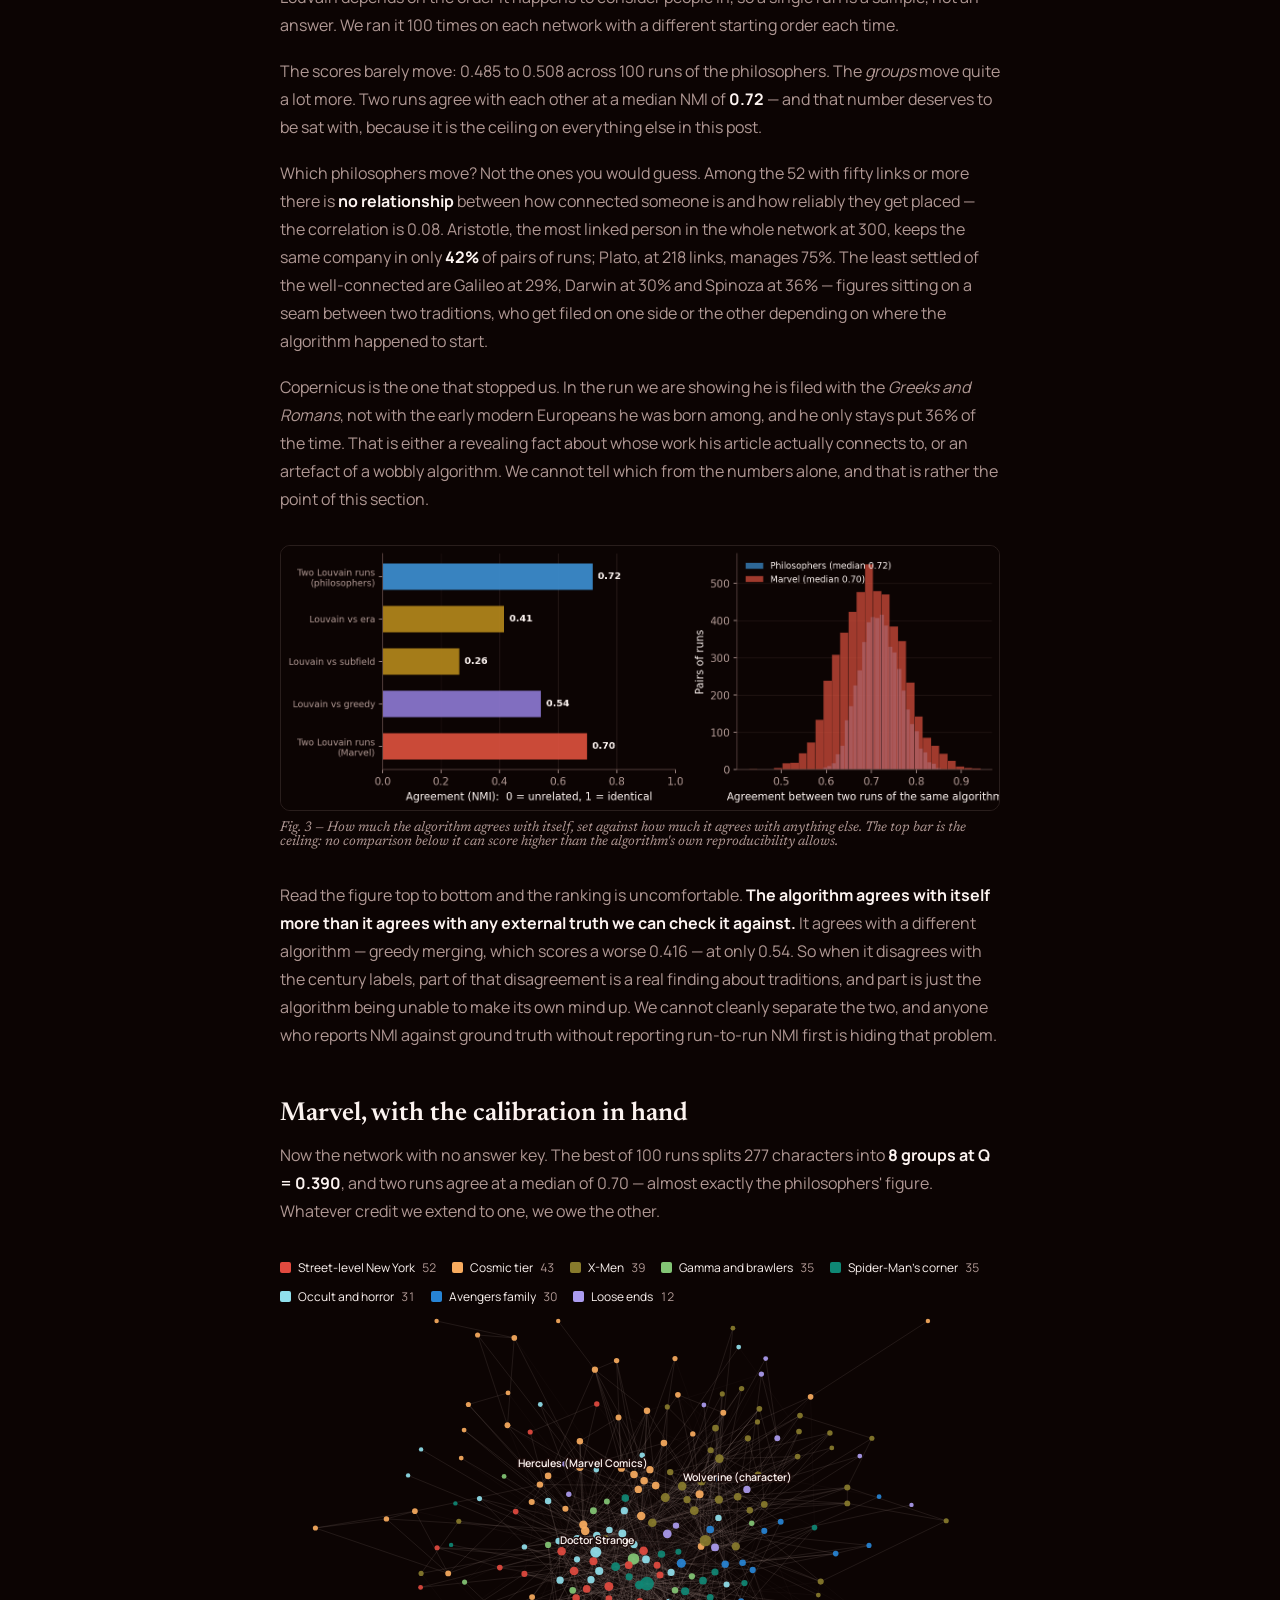
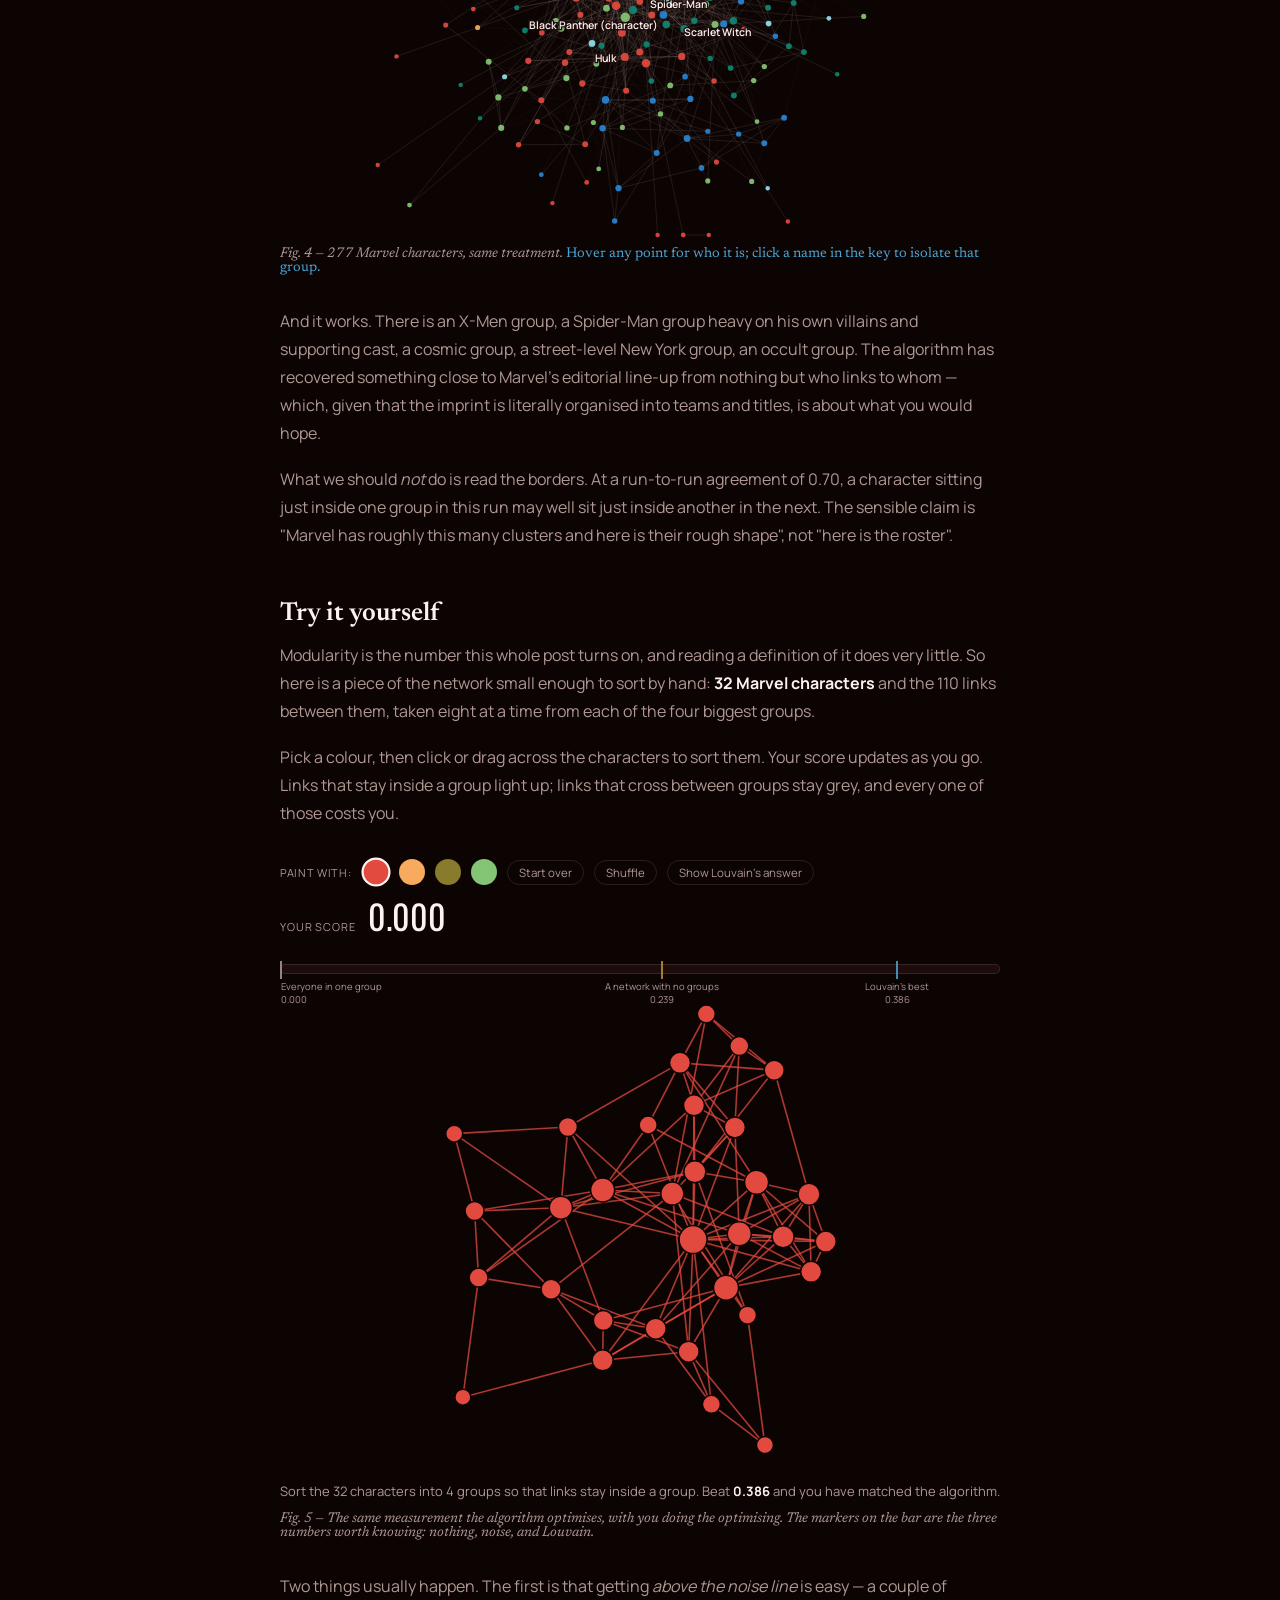
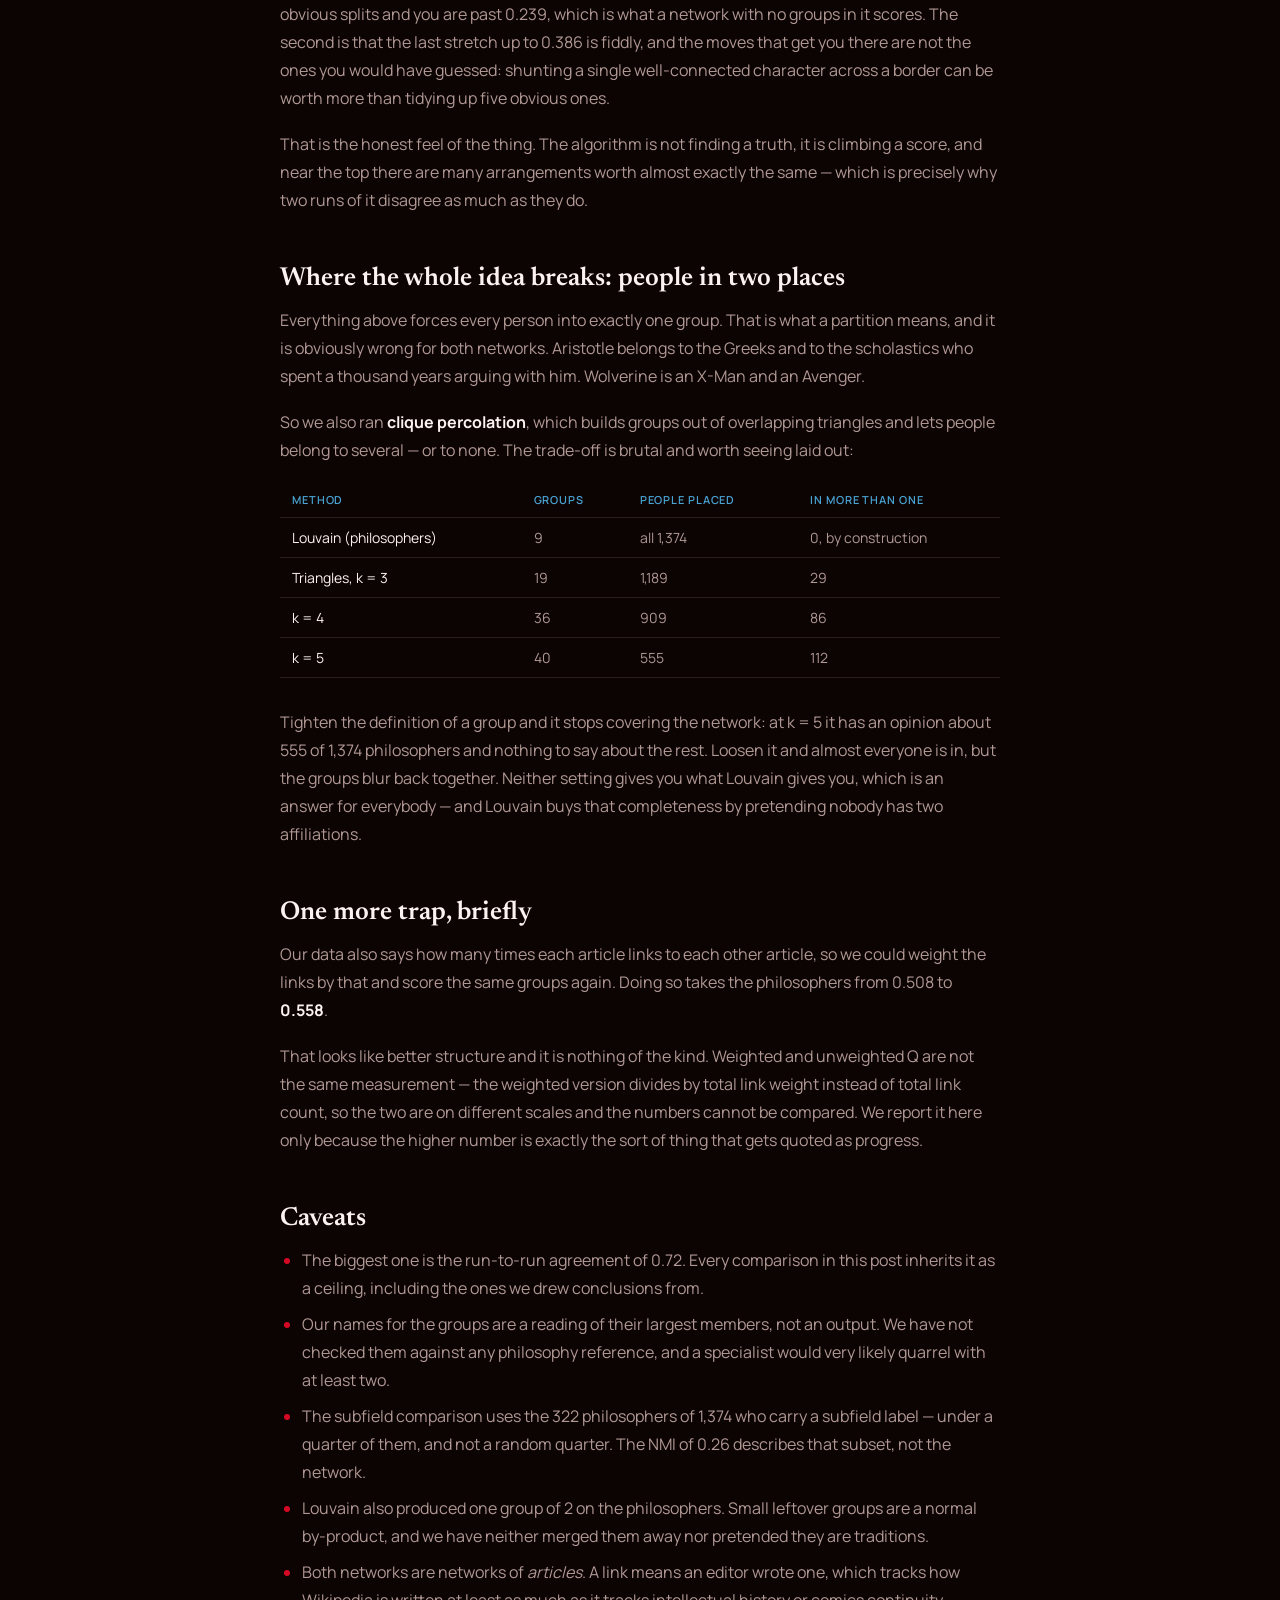
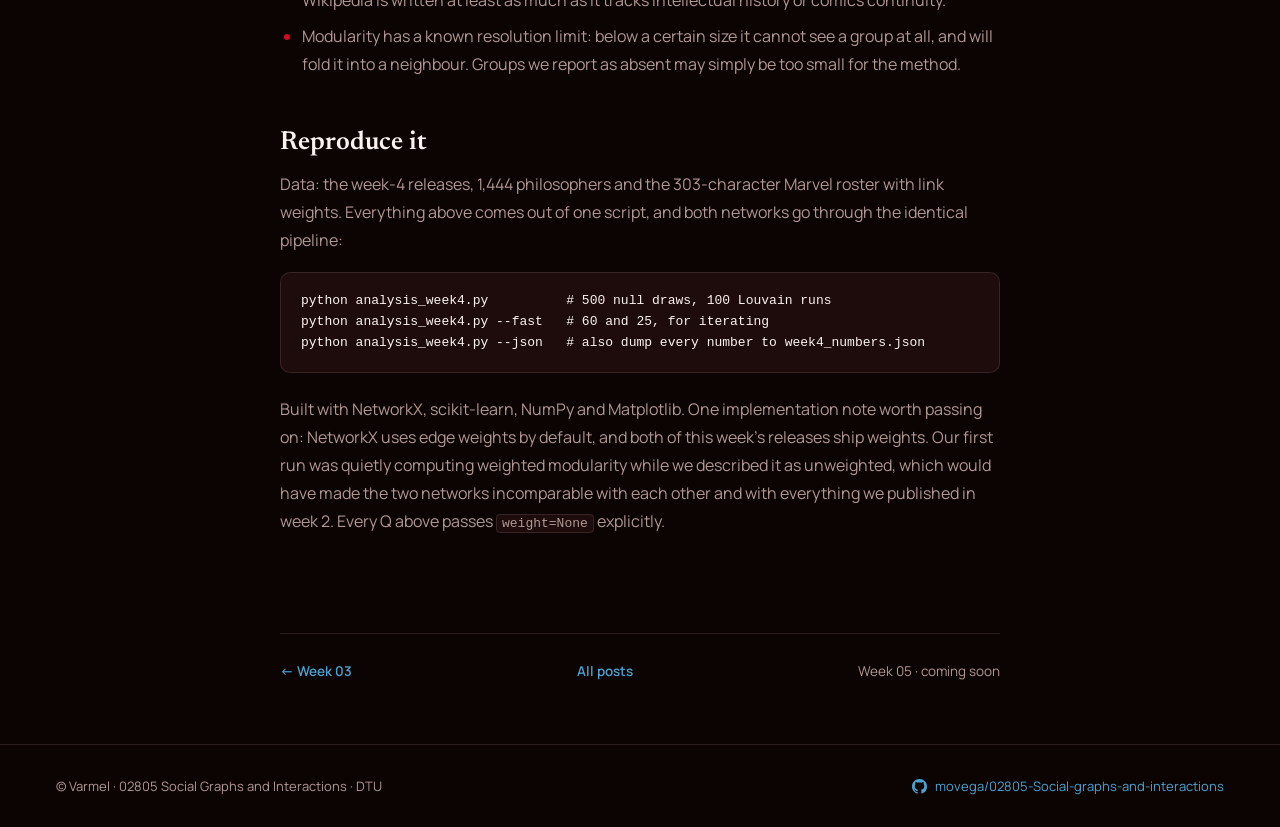
<file: posts/week4.html>
<!doctype html>
<html lang="en">
<head>
<meta charset="utf-8">
<meta name="viewport" content="width=device-width, initial-scale=1">
<title>Week 04 · Schools, Not Centuries · Varmel</title>
<meta name="description" content="A community-finding algorithm sorts 1,374 philosophers into nine traditions. Checked against the labels Wikipedia already had, the groups turn out to be schools rather than centuries — and the algorithm agrees with itself more than with any of them.">
<meta name="color-scheme" content="dark">

<meta property="og:type" content="article">
<meta property="og:title" content="Week 04 · Schools, not centuries">
<meta property="og:description" content="Community detection on two networks, only one of which has an answer key."> 

<link rel="icon" href="data:image/svg+xml,<svg xmlns='http://www.w3.org/2000/svg' viewBox='0 0 32 32'><circle cx='16' cy='16' r='15' fill='%231d0f0d'/><circle cx='16' cy='16' r='10' fill='none' stroke='%23b8574a' stroke-width='1.5'/><circle cx='16' cy='5' r='3' fill='%23e0523f'/><circle cx='26' cy='21' r='2.6' fill='%236aa6d8'/><circle cx='16' cy='16' r='3' fill='%23f7efe9'/></svg>">

<link rel="preconnect" href="https://fonts.googleapis.com">
<link rel="preconnect" href="https://fonts.gstatic.com" crossorigin>
<link rel="stylesheet" href="https://fonts.googleapis.com/css2?family=Newsreader:ital,wght@0,500;0,600;1,500;1,600&family=Manrope:wght@400;500;600;700&family=Oswald:wght@500;600;700&display=swap">
<link rel="stylesheet" href="../assets/css/site.css">
</head>
<body>
<a class="skip-link sans" href="#main">Skip to content</a>

<div class="page">

  <!-- ===================== NAV ===================== -->
  <header class="site-nav">
    <div class="site-nav__brand">
      <svg width="30" height="30" viewBox="0 0 30 30" fill="none" aria-hidden="true">
        <circle cx="15" cy="15" r="13" stroke="var(--line)" stroke-width="1"></circle>
        <circle cx="15" cy="15" r="8" stroke="var(--line)" stroke-width="1"></circle>
        <circle cx="15" cy="4" r="2" fill="var(--accent)"></circle>
        <circle cx="15" cy="15" r="2.2" fill="var(--accent2)"></circle>
        <circle cx="24" cy="19" r="1.6" fill="var(--text)"></circle>
      </svg>
      <a class="sans site-nav__name" href="../index.html" data-site="team-name">Varmel</a>
    </div>
    <nav class="sans site-nav__links" aria-label="Main">
      <a href="../index.html">Home</a>
      <a class="is-current" href="../index.html#posts">Posts</a>
      <a href="../index.html#team">Team</a>
      <a href="https://github.com/movega/02805-Social-graphs-and-interactions" data-site="repo-link">GitHub</a>
    </nav>
  </header>

  <main id="main">

  <!-- ===================== POST HEADER ===================== -->
  <article>
  <header class="post-header">
    <div class="post-header__inner">
      <div class="post-header__kicker">
        <span class="sans post-header__week">Week 04</span>
        <span class="sans post-header__theme">Communities &amp; backbones</span>
      </div>

      <h1 class="serif post-header__title">Schools, not centuries</h1>

      <p class="post-header__dek">We turned a community-finding algorithm loose on 1,374 philosophers and asked it to sort them into groups. It came back with 9 of them, and they are immediately recognisable: the Greeks, the scholastics, the Islamic golden age, the Germans. Then we checked its work against the labels Wikipedia already had, and that is where it got interesting.</p>

      <div class="sans post-header__meta">
        <span>Published 23 September 2026</span>
        <span>By <span data-site="team-name">Varmel</span></span>
        <span>Datasets: week-4 philosophers · week-4 weighted Marvel</span>
      </div>
    </div>
  </header>

  <!-- ===================== POST BODY ===================== -->
  <div class="post-body">
    <div class="post-body__inner">

      <div class="stat-row">
        <div class="stat"><div class="stat__value">9</div><div class="stat__label">Groups found</div></div>
        <div class="stat"><div class="stat__value">0.508</div><div class="stat__label">Score (Q)</div></div>
        <div class="stat"><div class="stat__value">0.222</div><div class="stat__label">Same score, no groups</div></div>
        <div class="stat"><div class="stat__value">0.41</div><div class="stat__label">Agreement with the centuries</div></div>
      </div>

      <h2>What we asked</h2>

      <p>Everything so far has been about the shape of a network as a whole. This week the question narrows: <strong>does the network fall into groups, and if it does, are they the right ones?</strong></p>

      <p>The first half of that is easy to answer and almost worthless on its own. Point any community-finding algorithm at any network and it will hand you groups. It will hand you groups if you feed it noise. So the interesting half is the second one, and it has an awkward problem: to know whether the groups are <em>right</em>, you need to already know the answer.</p>

      <p>Which is why this post runs two networks side by side. One of them comes with an answer key.</p>

      <h2>Two networks, one with the answers in the back</h2>

      <p>The <strong>philosophers</strong> network is this week's shared dataset: 1,444 people with a Wikipedia article who were born before 1900, linked when one article links to the other. Crucially, Wikipedia already sorts them two ways that have nothing to do with links — each philosopher carries the <em>century</em> they were born in, and 322 of them also carry a <em>subfield</em> (logician, ethicist, metaphysician, and so on). That is our answer key.</p>

      <p>The <strong>Marvel</strong> network is ours, the one the rest of this site is about: 303 characters, same link rule. It has no answer key at all. Nobody has labelled these characters by team in our data, and the whole point of the exercise is that we would like to know whether the algorithm can recover something like teams anyway.</p>

      <p>So: calibrate on the philosophers, where we can mark the homework, and carry the calibration over to Marvel, where we cannot. Both networks get identical treatment — same algorithm, same number of runs, same null models, links counted once each regardless of how many times one article links to another.</p>

      <div class="callout">
        <div class="sans callout__label">The one number to know</div>
        <p><strong>Modularity</strong>, written Q, scores a proposed set of groups. It counts what fraction of the links fall inside a group, then subtracts what you would expect from the link counts alone. Put everybody in one big group and Q is exactly 0. A good split of a genuinely clustered network lands somewhere around 0.4 to 0.7. The trap, which this post spends a section on, is that a network with no groups in it whatsoever does <em>not</em> score 0.</p>
      </div>

      <h2>What it found: traditions</h2>

      <p>We used <strong>Louvain</strong>, the standard fast method. It works by repeatedly moving each person into whichever neighbouring group improves the score most, then collapsing each group into a single point and doing it again. It is quick, it scales, and it is sensitive to the order it happens to consider people in — which matters later.</p>

      <p>Run it on the philosophers and the best of our 100 attempts scores <strong>Q = 0.508</strong>, splitting 1,374 philosophers into 9 groups:</p>

      <figure>
        <img src="../assets/img/week4_philosophers_map.png" alt="A force-directed drawing of the philosophers network, each point a philosopher and each colour one of the nine communities the algorithm found. Distinct coloured regions correspond to the Greeks, Christian theology, early modern Europe, German idealism, the analytic tradition, the Islamic golden age, Indian traditions and Chinese traditions.">
        <div class="chart" data-chart="netmap" data-key="philosophers.map" data-min-label="60" data-ratio="0.74" data-alt="Interactive map of the philosophers network coloured by community"></div>
        <figcaption>Fig. 1 &mdash; 1,374 philosophers, coloured by the group the algorithm put them in. It was given the links and nothing else: no dates, no nationalities, no subject labels. <span class="figcaption__hint">Hover any point for who it is; click a name in the key to isolate that tradition.</span></figcaption>
      </figure>

      <p>Nobody needs a statistician to see that this is not noise. The groups are the Greeks and Romans, Christian theology, the Islamic golden age, Indian traditions, Chinese traditions, early modern Europe, German idealism and the analytic tradition. That is a map of philosophy that a first-year undergraduate would recognise, drawn by something that has never read a word of any of it.</p>

      <p>One caution before we go further, and it is the one the course makes a point of: <strong>those names are ours</strong>. The algorithm produced eight anonymous bags of philosophers plus a stray pair. We read the biggest members of each bag and wrote a label on it. The labels are a reading, not a result, and a different reader might carve them differently.</p>

      <h2>Is it real? Half the score is free</h2>

      <p>Q = 0.508 sounds good. The question we learned to ask two weeks ago is: compared to what?</p>

      <p>So we rebuilt the network 500 times with the groups deliberately destroyed &mdash; once keeping every philosopher's exact number of links and shuffling who they connect to, and once dealing the links out completely at random &mdash; and ran the same algorithm on each. If a network with no communities in it still scores well, then a good score is not evidence of communities.</p>

      <figure>
        <img src="../assets/img/week4_modularity_nulls.png" alt="Two panels of histograms. For the philosophers, shuffled networks score around 0.22 and the real network scores 0.51. For Marvel, shuffled networks score around 0.25 and the real network scores 0.39.">
        <div class="chart" data-chart="hist" data-key="philosophers.nulls" data-xlabel="Modularity Q — philosophers" data-alt="Modularity of the philosophers network against two null models"></div>
        <div class="chart" data-chart="hist" data-key="marvel.nulls" data-xlabel="Modularity Q — Marvel" data-alt="Modularity of the Marvel network against two null models"></div>
        <figcaption>Fig. 2 &mdash; What the same algorithm scores on networks built to have no groups at all. <span class="figcaption__hint">Hover a bar for the count; click a name in the key to hide that pile.</span></figcaption>
      </figure>

      <p>A shuffled philosophers network scores <strong>0.222</strong>, and a completely random one <strong>0.232</strong>. So of the 0.508 we measured, somewhere around 0.222 was going to happen whatever the data said. The real structure is the gap above that, and it is a big gap &mdash; no shuffle in 500 came close &mdash; but it is not the whole number, and quoting Q = 0.508 on its own would be quoting a number whose first 0.222 came for free.</p>

      <p>Marvel tells the same story with less room to spare. It scores <strong>0.390</strong> against a shuffled <strong>0.248</strong>. Genuine structure, comfortably outside anything the nulls produced, but a smaller real margin than the philosophers have.</p>

      <h2>Is it right? Not centuries, and not subjects</h2>

      <p>Now the part only the philosophers can answer. We have the algorithm's groups and we have Wikipedia's labels, so we can ask how much they agree.</p>

      <p>The measure is <strong>NMI</strong>, which runs from 0 (the two ways of sorting people have nothing to do with each other) to 1 (they are the same sorting). Against the century each philosopher was born in, the algorithm scores <strong>0.41</strong>. Against subfield, <strong>0.26</strong>.</p>

      <p>Both of those are low, and the low numbers are the finding. <strong>The communities are not centuries.</strong> The Greeks-and-Romans group spans the better part of a thousand years; the Islamic golden age group runs from the 1st-to-10th-century list into the 11th-to-14th; the German group is 18th and 19th century together. Nor are they subjects: the 51 philosophers Wikipedia files as logicians are spread across seven of the nine groups, and the 39 ethicists across seven as well.</p>

      <p>What the link structure actually picks up is neither of those. It is <em>who read whom</em> &mdash; schools, lineages, traditions of citation and commentary. That cuts across time, because a tradition is precisely a thing that persists through time, and it cuts across subject, because a school argues about everything.</p>

      <h2>Would it say the same thing twice?</h2>

      <p>Louvain depends on the order it happens to consider people in, so a single run is a sample, not an answer. We ran it 100 times on each network with a different starting order each time.</p>

      <p>The scores barely move: 0.485 to 0.508 across 100 runs of the philosophers. The <em>groups</em> move quite a lot more. Two runs agree with each other at a median NMI of <strong>0.72</strong> &mdash; and that number deserves to be sat with, because it is the ceiling on everything else in this post.</p>

      <p>Which philosophers move? Not the ones you would guess. Among the 52 with fifty links or more there is <strong>no relationship</strong> between how connected someone is and how reliably they get placed &mdash; the correlation is 0.08. Aristotle, the most linked person in the whole network at 300, keeps the same company in only <strong>42%</strong> of pairs of runs; Plato, at 218 links, manages 75%. The least settled of the well-connected are Galileo at 29%, Darwin at 30% and Spinoza at 36% &mdash; figures sitting on a seam between two traditions, who get filed on one side or the other depending on where the algorithm happened to start.</p>

      <p>Copernicus is the one that stopped us. In the run we are showing he is filed with the <em>Greeks and Romans</em>, not with the early modern Europeans he was born among, and he only stays put 36% of the time. That is either a revealing fact about whose work his article actually connects to, or an artefact of a wobbly algorithm. We cannot tell which from the numbers alone, and that is rather the point of this section.</p>

      <figure>
        <img src="../assets/img/week4_agreement.png" alt="A bar chart comparing five agreement scores, and a histogram of agreement between pairs of runs. Two Louvain runs on the philosophers agree at about 0.72; Louvain against the century labels scores about 0.42; against subfields about 0.26; against the greedy algorithm about 0.54; two Louvain runs on Marvel about 0.70.">
        <figcaption>Fig. 3 &mdash; How much the algorithm agrees with itself, set against how much it agrees with anything else. The top bar is the ceiling: no comparison below it can score higher than the algorithm's own reproducibility allows.</figcaption>
      </figure>

      <p>Read the figure top to bottom and the ranking is uncomfortable. <strong>The algorithm agrees with itself more than it agrees with any external truth we can check it against.</strong> It agrees with a different algorithm &mdash; greedy merging, which scores a worse 0.416 &mdash; at only 0.54. So when it disagrees with the century labels, part of that disagreement is a real finding about traditions, and part is just the algorithm being unable to make its own mind up. We cannot cleanly separate the two, and anyone who reports NMI against ground truth without reporting run-to-run NMI first is hiding that problem.</p>

      <h2>Marvel, with the calibration in hand</h2>

      <p>Now the network with no answer key. The best of 100 runs splits 277 characters into <strong>8 groups at Q = 0.390</strong>, and two runs agree at a median of 0.70 &mdash; almost exactly the philosophers' figure. Whatever credit we extend to one, we owe the other.</p>

      <figure>
        <img src="../assets/img/week4_marvel_map.png" alt="A force-directed drawing of the Marvel character network, each point a character and each colour one of the communities found. Distinct regions correspond to the X-Men, Spider-Man's corner of New York, the cosmic characters, the street-level heroes, and the occult characters.">
        <div class="chart" data-chart="netmap" data-key="marvel.map" data-min-label="18" data-ratio="0.72" data-alt="Interactive map of the Marvel network coloured by community"></div>
        <figcaption>Fig. 4 &mdash; 277 Marvel characters, same treatment. <span class="figcaption__hint">Hover any point for who it is; click a name in the key to isolate that group.</span></figcaption>
      </figure>

      <p>And it works. There is an X-Men group, a Spider-Man group heavy on his own villains and supporting cast, a cosmic group, a street-level New York group, an occult group. The algorithm has recovered something close to Marvel's editorial line-up from nothing but who links to whom &mdash; which, given that the imprint is literally organised into teams and titles, is about what you would hope.</p>

      <p>What we should <em>not</em> do is read the borders. At a run-to-run agreement of 0.70, a character sitting just inside one group in this run may well sit just inside another in the next. The sensible claim is "Marvel has roughly this many clusters and here is their rough shape", not "here is the roster".</p>

      <h2>Try it yourself</h2>

      <p>Modularity is the number this whole post turns on, and reading a definition of it does very little. So here is a piece of the network small enough to sort by hand: <strong>32 Marvel characters</strong> and the 110 links between them, taken eight at a time from each of the four biggest groups.</p>

      <p>Pick a colour, then click or drag across the characters to sort them. Your score updates as you go. Links that stay inside a group light up; links that cross between groups stay grey, and every one of those costs you.</p>

      <figure>
        <div class="chart" data-chart="puzzle" data-key="marvel.puzzle"></div>
        <figcaption>Fig. 5 &mdash; The same measurement the algorithm optimises, with you doing the optimising. The markers on the bar are the three numbers worth knowing: nothing, noise, and Louvain.</figcaption>
      </figure>

      <p>Two things usually happen. The first is that getting <em>above the noise line</em> is easy &mdash; a couple of obvious splits and you are past 0.239, which is what a network with no groups in it scores. The second is that the last stretch up to 0.386 is fiddly, and the moves that get you there are not the ones you would have guessed: shunting a single well-connected character across a border can be worth more than tidying up five obvious ones.</p>

      <p>That is the honest feel of the thing. The algorithm is not finding a truth, it is climbing a score, and near the top there are many arrangements worth almost exactly the same &mdash; which is precisely why two runs of it disagree as much as they do.</p>

      <h2>Where the whole idea breaks: people in two places</h2>

      <p>Everything above forces every person into exactly one group. That is what a partition means, and it is obviously wrong for both networks. Aristotle belongs to the Greeks and to the scholastics who spent a thousand years arguing with him. Wolverine is an X-Man and an Avenger.</p>

      <p>So we also ran <strong>clique percolation</strong>, which builds groups out of overlapping triangles and lets people belong to several &mdash; or to none. The trade-off is brutal and worth seeing laid out:</p>

      <div class="table-wrap">
        <table>
          <thead>
            <tr><th>Method</th><th>Groups</th><th>People placed</th><th>In more than one</th></tr>
          </thead>
          <tbody>
            <tr><td>Louvain (philosophers)</td><td>9</td><td>all 1,374</td><td>0, by construction</td></tr>
            <tr><td>Triangles, k = 3</td><td>19</td><td>1,189</td><td>29</td></tr>
            <tr><td>k = 4</td><td>36</td><td>909</td><td>86</td></tr>
            <tr><td>k = 5</td><td>40</td><td>555</td><td>112</td></tr>
          </tbody>
        </table>
      </div>

      <p>Tighten the definition of a group and it stops covering the network: at k = 5 it has an opinion about 555 of 1,374 philosophers and nothing to say about the rest. Loosen it and almost everyone is in, but the groups blur back together. Neither setting gives you what Louvain gives you, which is an answer for everybody &mdash; and Louvain buys that completeness by pretending nobody has two affiliations.</p>

      <h2>One more trap, briefly</h2>

      <p>Our data also says how many times each article links to each other article, so we could weight the links by that and score the same groups again. Doing so takes the philosophers from 0.508 to <strong>0.558</strong>.</p>

      <p>That looks like better structure and it is nothing of the kind. Weighted and unweighted Q are not the same measurement &mdash; the weighted version divides by total link weight instead of total link count, so the two are on different scales and the numbers cannot be compared. We report it here only because the higher number is exactly the sort of thing that gets quoted as progress.</p>

      <h2>Caveats</h2>

      <ul>
        <li>The biggest one is the run-to-run agreement of 0.72. Every comparison in this post inherits it as a ceiling, including the ones we drew conclusions from.</li>
        <li>Our names for the groups are a reading of their largest members, not an output. We have not checked them against any philosophy reference, and a specialist would very likely quarrel with at least two.</li>
        <li>The subfield comparison uses the 322 philosophers of 1,374 who carry a subfield label &mdash; under a quarter of them, and not a random quarter. The NMI of 0.26 describes that subset, not the network.</li>
        <li>Louvain also produced one group of 2 on the philosophers. Small leftover groups are a normal by-product, and we have neither merged them away nor pretended they are traditions.</li>
        <li>Both networks are networks of <em>articles</em>. A link means an editor wrote one, which tracks how Wikipedia is written at least as much as it tracks intellectual history or comics continuity.</li>
        <li>Modularity has a known resolution limit: below a certain size it cannot see a group at all, and will fold it into a neighbour. Groups we report as absent may simply be too small for the method.</li>
      </ul>

      <h2>Reproduce it</h2>

      <p>Data: the week-4 releases, 1,444 philosophers and the 303-character Marvel roster with link weights. Everything above comes out of one script, and both networks go through the identical pipeline:</p>

      <pre><code>python analysis_week4.py          # 500 null draws, 100 Louvain runs
python analysis_week4.py --fast   # 60 and 25, for iterating
python analysis_week4.py --json   # also dump every number to week4_numbers.json</code></pre>

      <p>Built with NetworkX, scikit-learn, NumPy and Matplotlib. One implementation note worth passing on: NetworkX uses edge weights by default, and both of this week's releases ship weights. Our first run was quietly computing weighted modularity while we described it as unweighted, which would have made the two networks incomparable with each other and with everything we published in week 2. Every Q above passes <code>weight=None</code> explicitly.</p>

    </div>
  </div>
  </article>

  <nav class="sans post-nav" aria-label="Post navigation">
    <a href="week3.html">← Week 03</a>
    <a href="../index.html#posts">All posts</a>
    <span style="color:var(--muted); font-weight:400;">Week 05 · coming soon</span>
  </nav>

  </main>

  <div class="spacer"></div>

  <!-- ===================== FOOTER ===================== -->
  <footer class="site-footer" style="margin-top:64px;">
    <div class="sans site-footer__note">© <span data-site="team-name">Varmel</span> · 02805 Social Graphs and Interactions · DTU</div>
    <a href="https://github.com/movega/02805-Social-graphs-and-interactions" class="sans site-footer__link" data-site="repo-link">
      <svg width="15" height="15" viewBox="0 0 16 16" fill="currentColor" aria-hidden="true"><path d="M8 0C3.58 0 0 3.58 0 8c0 3.54 2.29 6.53 5.47 7.59.4.07.55-.17.55-.38 0-.19-.01-.82-.01-1.49-2.01.37-2.53-.49-2.69-.94-.09-.23-.48-.94-.82-1.13-.28-.15-.68-.52-.01-.53.63-.01 1.08.58 1.23.82.72 1.21 1.87.87 2.33.66.07-.52.28-.87.51-1.07-1.78-.2-3.64-.89-3.64-3.95 0-.87.31-1.59.82-2.15-.08-.2-.36-1.02.08-2.12 0 0 .67-.21 2.2.82.64-.18 1.32-.27 2-.27.68 0 1.36.09 2 .27 1.53-1.04 2.2-.82 2.2-.82.44 1.1.16 1.92.08 2.12.51.56.82 1.27.82 2.15 0 3.07-1.87 3.75-3.65 3.95.29.25.54.73.54 1.48 0 1.07-.01 1.93-.01 2.2 0 .21.15.46.55.38A8.01 8.01 0 0 0 16 8c0-4.42-3.58-8-8-8z"></path></svg>
      <span data-site="repo-label">movega/02805-Social-graphs-and-interactions</span>
    </a>
  </footer>

</div>

<script src="../assets/js/site.js"></script>
<script src="../assets/js/charts.js" data-src="../assets/data/week4_charts.json"></script>
</body>
</html>
</file>
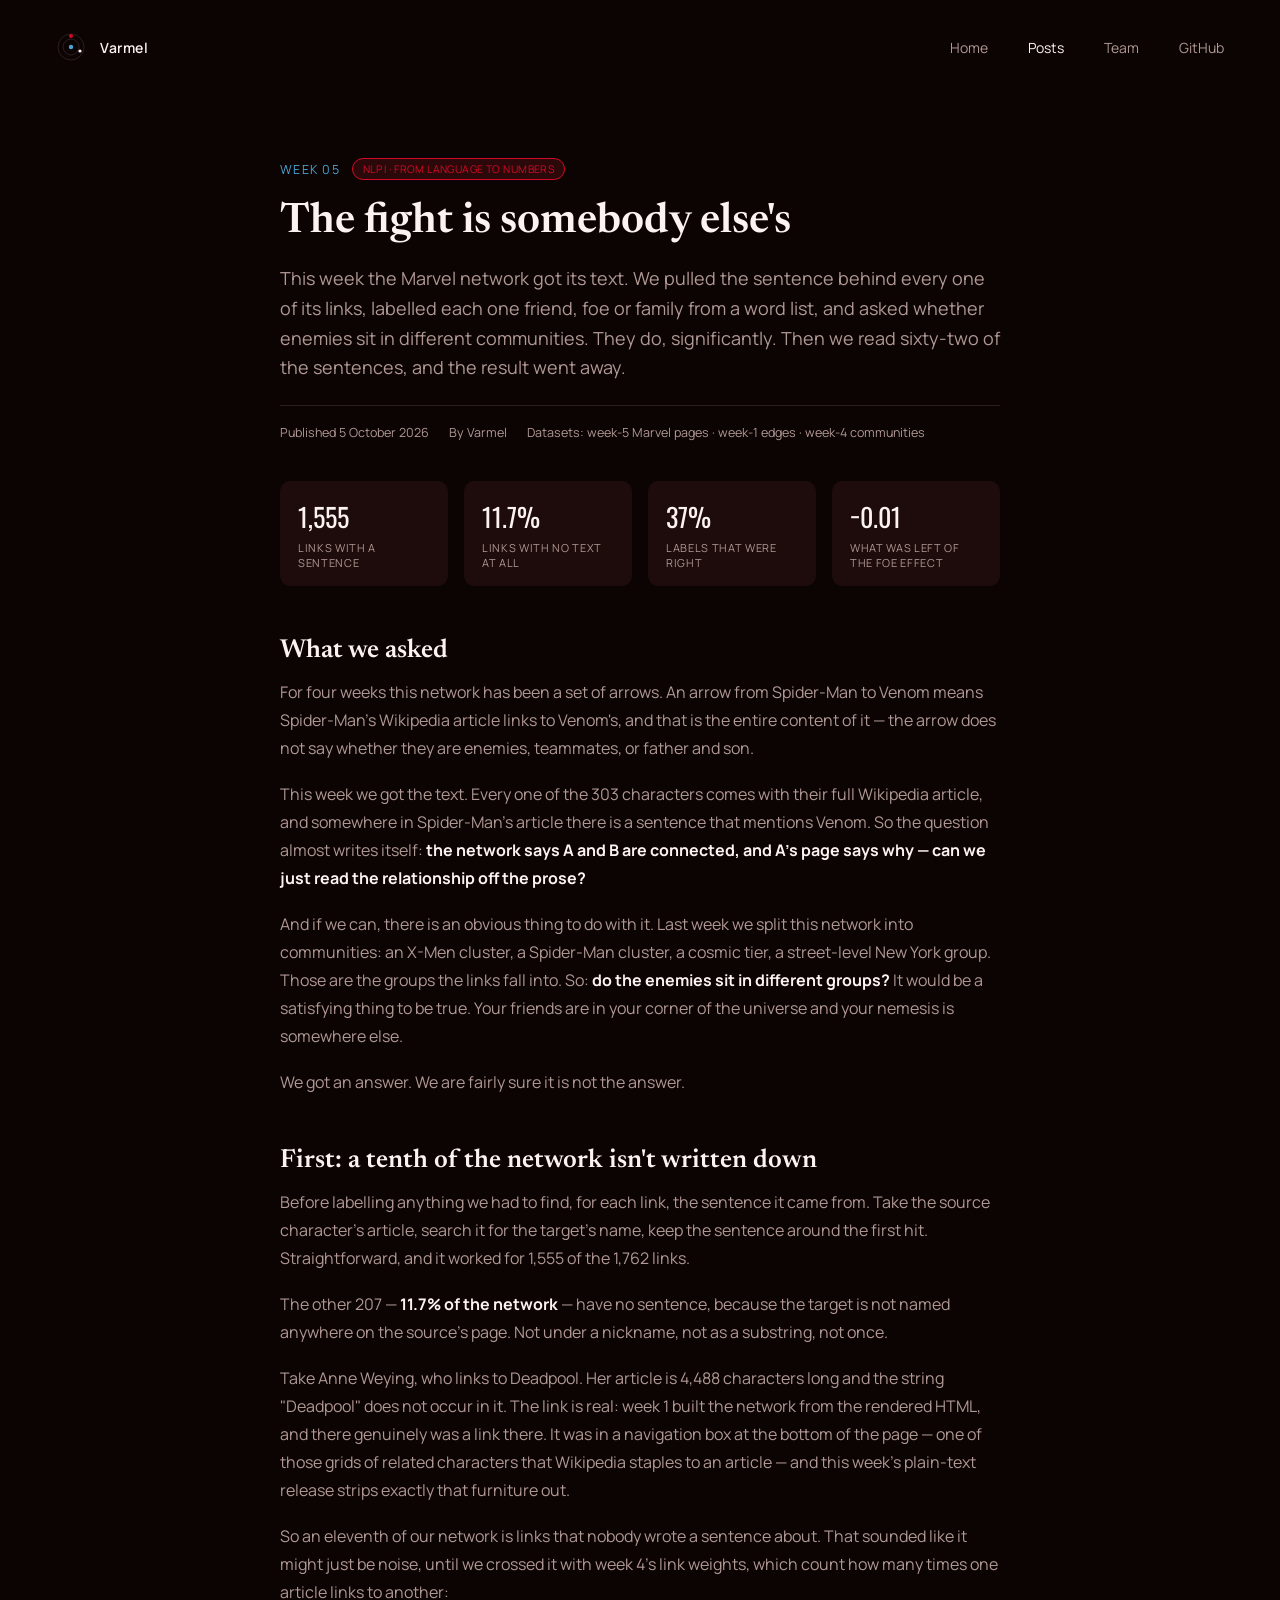
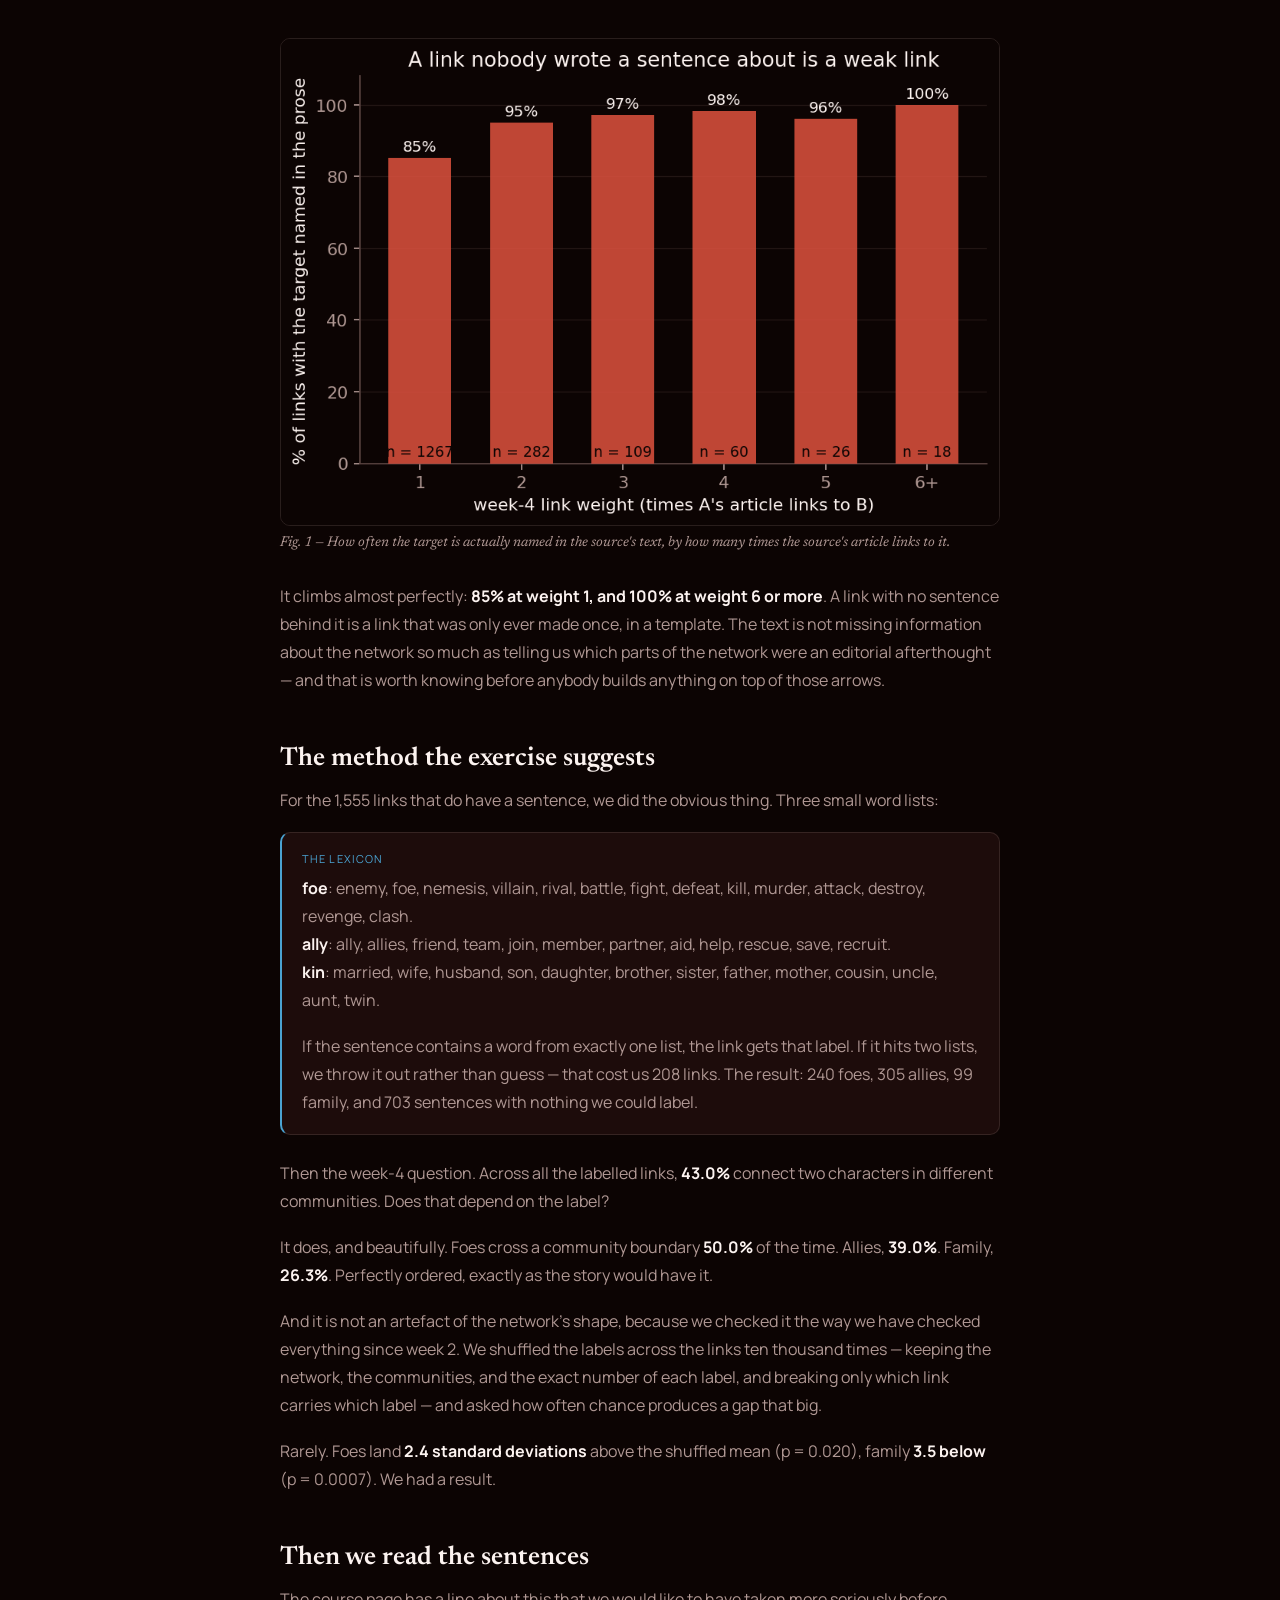
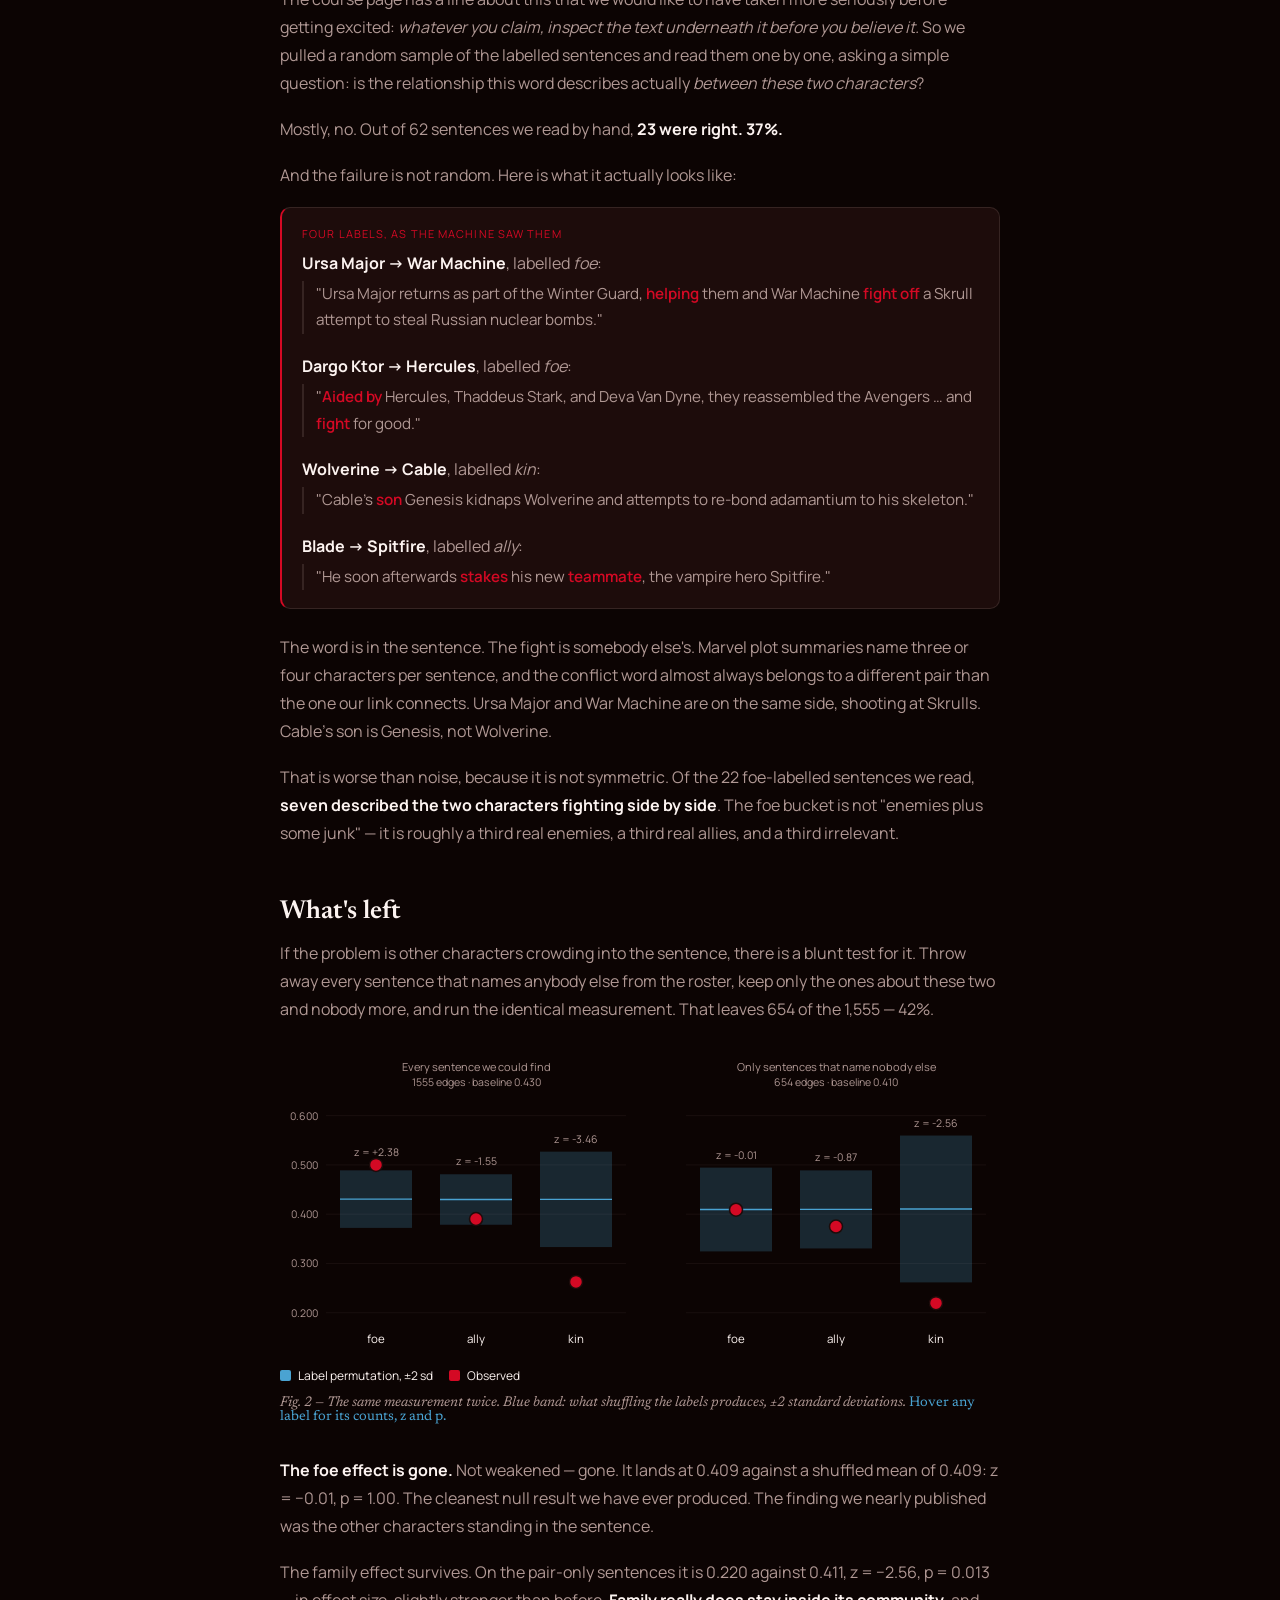
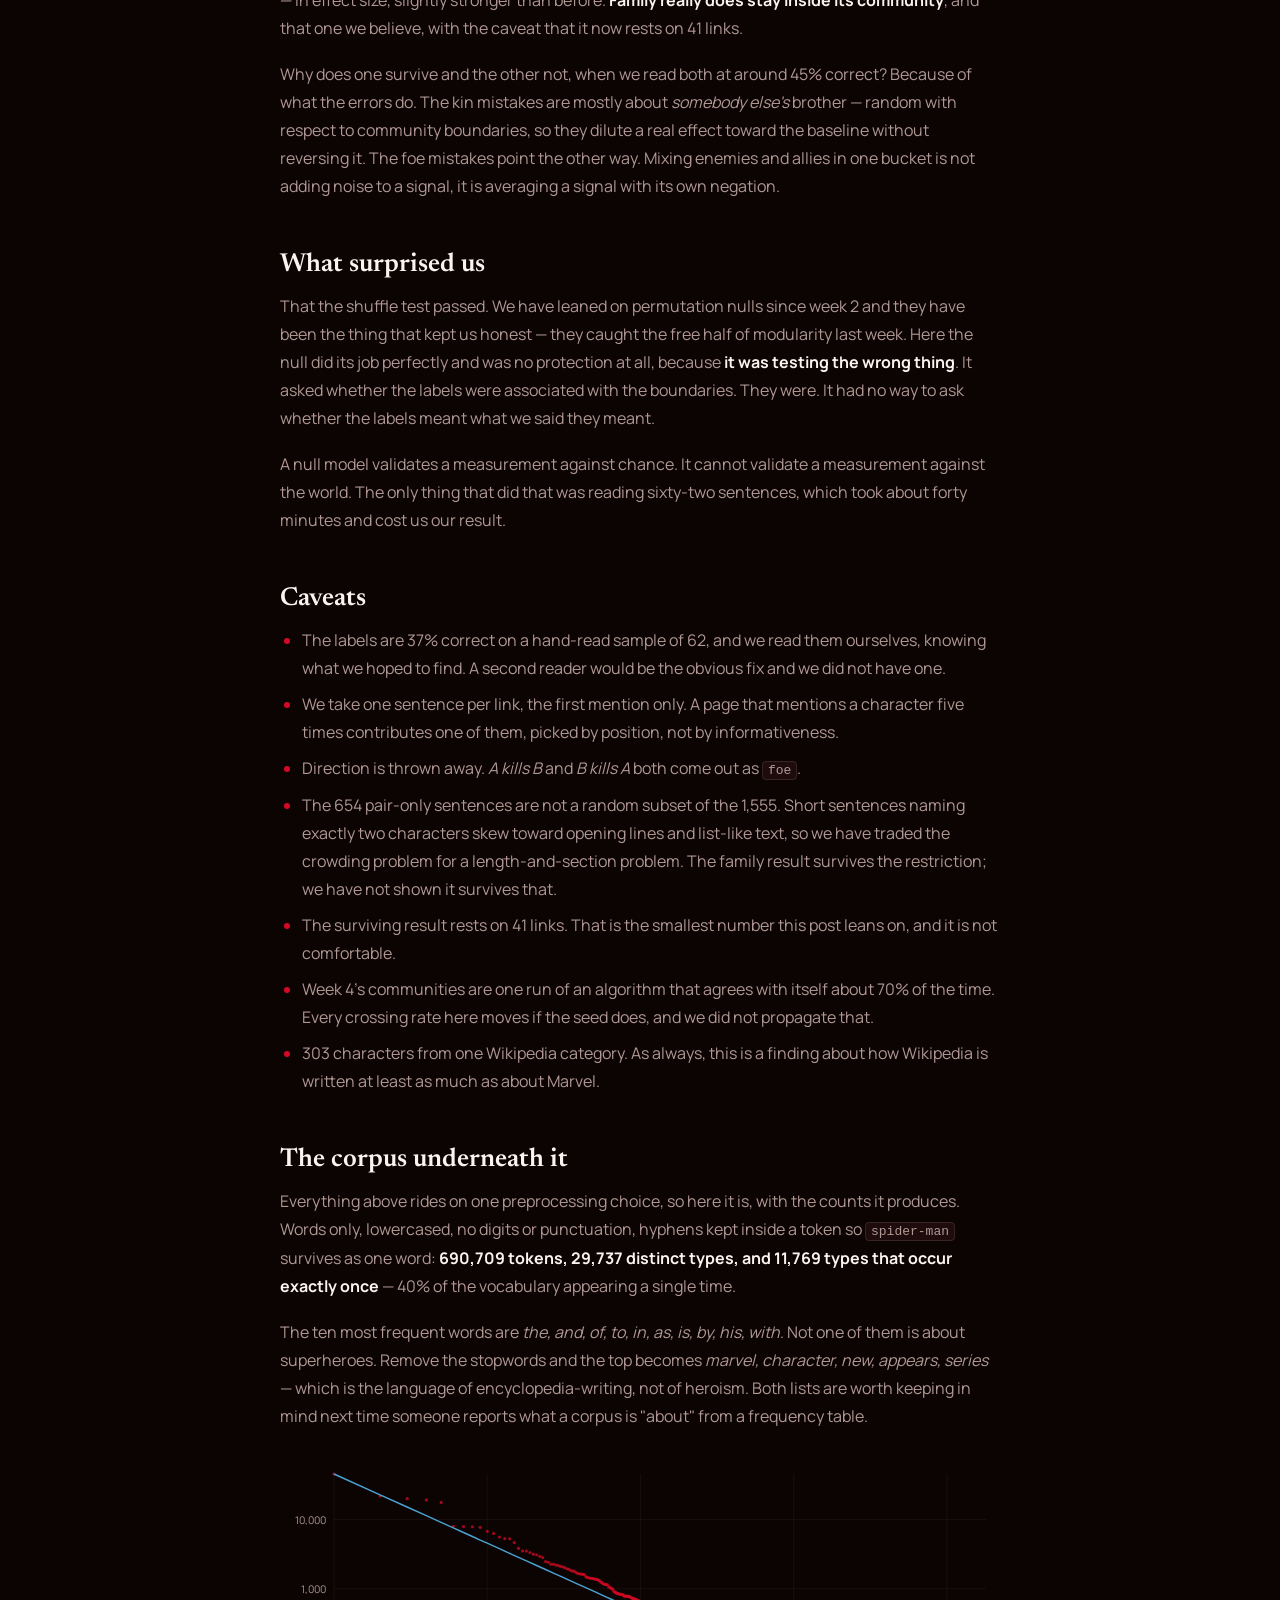
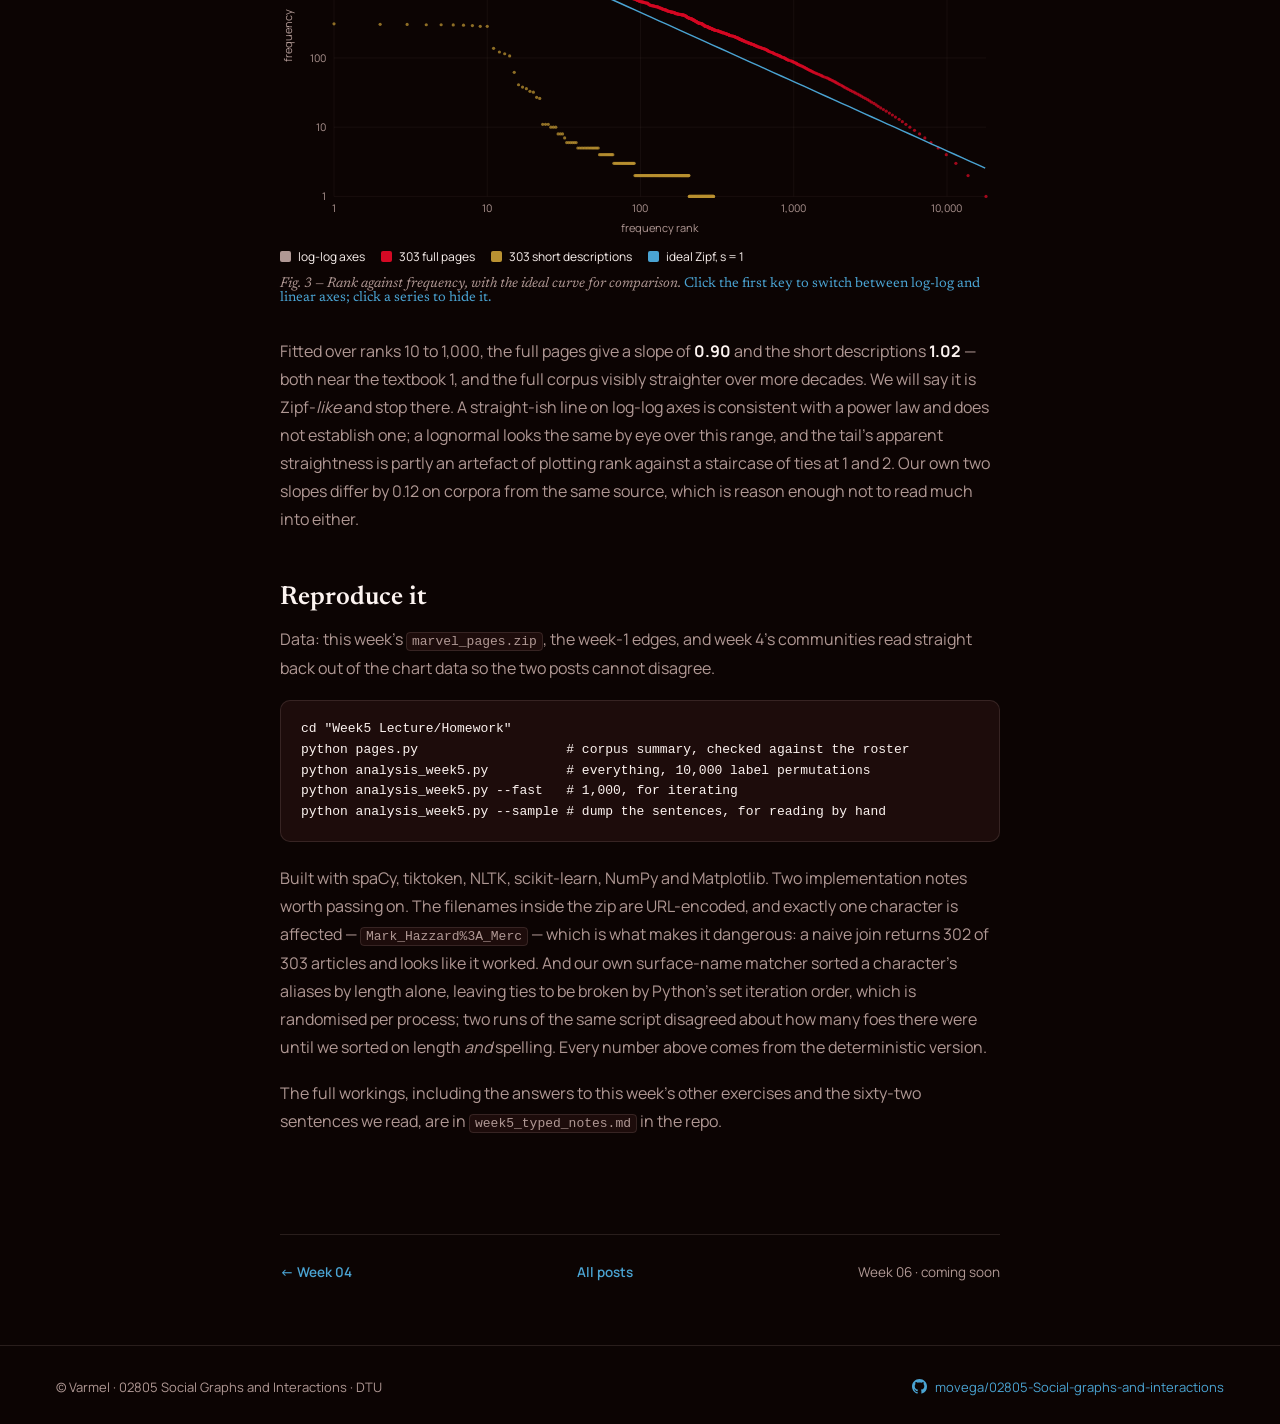
<file: posts/week5.html>
<!doctype html>
<html lang="en">
<head>
<meta charset="utf-8">
<meta name="viewport" content="width=device-width, initial-scale=1">
<title>Week 05 · The Fight Is Somebody Else's · Varmel</title>
<meta name="description" content="We labelled 1,555 Marvel links by reading the sentence each one came from, and found that enemies sit in different communities. Then we read the sentences. The effect was the other characters standing in them.">
<meta name="color-scheme" content="dark">

<meta property="og:type" content="article">
<meta property="og:title" content="Week 05 · The fight is somebody else's">
<meta property="og:description" content="A significant result, and what was left of it after we read sixty-two sentences.">

<link rel="icon" href="data:image/svg+xml,<svg xmlns='http://www.w3.org/2000/svg' viewBox='0 0 32 32'><circle cx='16' cy='16' r='15' fill='%231d0f0d'/><circle cx='16' cy='16' r='10' fill='none' stroke='%23b8574a' stroke-width='1.5'/><circle cx='16' cy='5' r='3' fill='%23e0523f'/><circle cx='26' cy='21' r='2.6' fill='%236aa6d8'/><circle cx='16' cy='16' r='3' fill='%23f7efe9'/></svg>">

<link rel="preconnect" href="https://fonts.googleapis.com">
<link rel="preconnect" href="https://fonts.gstatic.com" crossorigin>
<link rel="stylesheet" href="https://fonts.googleapis.com/css2?family=Newsreader:ital,wght@0,500;0,600;1,500;1,600&family=Manrope:wght@400;500;600;700&family=Oswald:wght@500;600;700&display=swap">
<link rel="stylesheet" href="../assets/css/site.css">
</head>
<body>
<a class="skip-link sans" href="#main">Skip to content</a>

<div class="page">

  <!-- ===================== NAV ===================== -->
  <header class="site-nav">
    <div class="site-nav__brand">
      <svg width="30" height="30" viewBox="0 0 30 30" fill="none" aria-hidden="true">
        <circle cx="15" cy="15" r="13" stroke="var(--line)" stroke-width="1"></circle>
        <circle cx="15" cy="15" r="8" stroke="var(--line)" stroke-width="1"></circle>
        <circle cx="15" cy="4" r="2" fill="var(--accent)"></circle>
        <circle cx="15" cy="15" r="2.2" fill="var(--accent2)"></circle>
        <circle cx="24" cy="19" r="1.6" fill="var(--text)"></circle>
      </svg>
      <a class="sans site-nav__name" href="../index.html" data-site="team-name">Varmel</a>
    </div>
    <nav class="sans site-nav__links" aria-label="Main">
      <a href="../index.html">Home</a>
      <a class="is-current" href="../index.html#posts">Posts</a>
      <a href="../index.html#team">Team</a>
      <a href="https://github.com/movega/02805-Social-graphs-and-interactions" data-site="repo-link">GitHub</a>
    </nav>
  </header>

  <main id="main">

  <!-- ===================== POST HEADER ===================== -->
  <article>
  <header class="post-header">
    <div class="post-header__inner">
      <div class="post-header__kicker">
        <span class="sans post-header__week">Week 05</span>
        <span class="sans post-header__theme">NLP I · from language to numbers</span>
      </div>

      <h1 class="serif post-header__title">The fight is somebody else's</h1>

      <p class="post-header__dek">This week the Marvel network got its text. We pulled the sentence behind every one of its links, labelled each one friend, foe or family from a word list, and asked whether enemies sit in different communities. They do, significantly. Then we read sixty-two of the sentences, and the result went away.</p>

      <div class="sans post-header__meta">
        <span>Published 5 October 2026</span>
        <span>By <span data-site="team-name">Varmel</span></span>
        <span>Datasets: week-5 Marvel pages · week-1 edges · week-4 communities</span>
      </div>
    </div>
  </header>

  <!-- ===================== POST BODY ===================== -->
  <div class="post-body">
    <div class="post-body__inner">

      <div class="stat-row">
        <div class="stat"><div class="stat__value">1,555</div><div class="stat__label">Links with a sentence</div></div>
        <div class="stat"><div class="stat__value">11.7%</div><div class="stat__label">Links with no text at all</div></div>
        <div class="stat"><div class="stat__value">37%</div><div class="stat__label">Labels that were right</div></div>
        <div class="stat"><div class="stat__value">−0.01</div><div class="stat__label">What was left of the foe effect</div></div>
      </div>

      <h2>What we asked</h2>

      <p>For four weeks this network has been a set of arrows. An arrow from Spider-Man to Venom means Spider-Man's Wikipedia article links to Venom's, and that is the entire content of it — the arrow does not say whether they are enemies, teammates, or father and son.</p>

      <p>This week we got the text. Every one of the 303 characters comes with their full Wikipedia article, and somewhere in Spider-Man's article there is a sentence that mentions Venom. So the question almost writes itself: <strong>the network says A and B are connected, and A's page says why — can we just read the relationship off the prose?</strong></p>

      <p>And if we can, there is an obvious thing to do with it. Last week we split this network into communities: an X-Men cluster, a Spider-Man cluster, a cosmic tier, a street-level New York group. Those are the groups the links fall into. So: <strong>do the enemies sit in different groups?</strong> It would be a satisfying thing to be true. Your friends are in your corner of the universe and your nemesis is somewhere else.</p>

      <p>We got an answer. We are fairly sure it is not the answer.</p>

      <h2>First: a tenth of the network isn't written down</h2>

      <p>Before labelling anything we had to find, for each link, the sentence it came from. Take the source character's article, search it for the target's name, keep the sentence around the first hit. Straightforward, and it worked for 1,555 of the 1,762 links.</p>

      <p>The other 207 — <strong>11.7% of the network</strong> — have no sentence, because the target is not named anywhere on the source's page. Not under a nickname, not as a substring, not once.</p>

      <p>Take Anne Weying, who links to Deadpool. Her article is 4,488 characters long and the string "Deadpool" does not occur in it. The link is real: week 1 built the network from the rendered HTML, and there genuinely was a link there. It was in a navigation box at the bottom of the page — one of those grids of related characters that Wikipedia staples to an article — and this week's plain-text release strips exactly that furniture out.</p>

      <p>So an eleventh of our network is links that nobody wrote a sentence about. That sounded like it might just be noise, until we crossed it with week 4's link weights, which count how many times one article links to another:</p>

      <figure>
        <img src="../assets/img/week5_visibility.png" alt="A bar chart. Links that week 4 weighted 1 are named in the prose 85% of the time; weight 2, 95%; weight 3, 97%; weight 4, 98%; weight 5, 96%; weight 6 or more, 100%.">
        <figcaption>Fig. 1 &mdash; How often the target is actually named in the source's text, by how many times the source's article links to it.</figcaption>
      </figure>

      <p>It climbs almost perfectly: <strong>85% at weight 1, and 100% at weight 6 or more</strong>. A link with no sentence behind it is a link that was only ever made once, in a template. The text is not missing information about the network so much as telling us which parts of the network were an editorial afterthought — and that is worth knowing before anybody builds anything on top of those arrows.</p>

      <h2>The method the exercise suggests</h2>

      <p>For the 1,555 links that do have a sentence, we did the obvious thing. Three small word lists:</p>

      <div class="callout">
        <div class="sans callout__label">The lexicon</div>
        <p><strong>foe</strong>: enemy, foe, nemesis, villain, rival, battle, fight, defeat, kill, murder, attack, destroy, revenge, clash.<br>
        <strong>ally</strong>: ally, allies, friend, team, join, member, partner, aid, help, rescue, save, recruit.<br>
        <strong>kin</strong>: married, wife, husband, son, daughter, brother, sister, father, mother, cousin, uncle, aunt, twin.</p>
        <p>If the sentence contains a word from exactly one list, the link gets that label. If it hits two lists, we throw it out rather than guess — that cost us 208 links. The result: 240 foes, 305 allies, 99 family, and 703 sentences with nothing we could label.</p>
      </div>

      <p>Then the week-4 question. Across all the labelled links, <strong>43.0%</strong> connect two characters in different communities. Does that depend on the label?</p>

      <p>It does, and beautifully. Foes cross a community boundary <strong>50.0%</strong> of the time. Allies, <strong>39.0%</strong>. Family, <strong>26.3%</strong>. Perfectly ordered, exactly as the story would have it.</p>

      <p>And it is not an artefact of the network's shape, because we checked it the way we have checked everything since week 2. We shuffled the labels across the links ten thousand times — keeping the network, the communities, and the exact number of each label, and breaking only which link carries which label — and asked how often chance produces a gap that big.</p>

      <p>Rarely. Foes land <strong>2.4 standard deviations</strong> above the shuffled mean (p = 0.020), family <strong>3.5 below</strong> (p = 0.0007). We had a result.</p>

      <h2>Then we read the sentences</h2>

      <p>The course page has a line about this that we would like to have taken more seriously before getting excited: <em>whatever you claim, inspect the text underneath it before you believe it.</em> So we pulled a random sample of the labelled sentences and read them one by one, asking a simple question: is the relationship this word describes actually <em>between these two characters</em>?</p>

      <p>Mostly, no. Out of 62 sentences we read by hand, <strong>23 were right. 37%.</strong></p>

      <p>And the failure is not random. Here is what it actually looks like:</p>

      <div class="callout callout--warn">
        <div class="sans callout__label">Four labels, as the machine saw them</div>
        <p><strong>Ursa Major → War Machine</strong>, labelled <em>foe</em>:<br>
        <span class="quote">"Ursa Major returns as part of the Winter Guard, <em>helping</em> them and War Machine <em>fight off</em> a Skrull attempt to steal Russian nuclear bombs."</span></p>
        <p><strong>Dargo Ktor → Hercules</strong>, labelled <em>foe</em>:<br>
        <span class="quote">"<em>Aided by</em> Hercules, Thaddeus Stark, and Deva Van Dyne, they reassembled the Avengers … and <em>fight</em> for good."</span></p>
        <p><strong>Wolverine → Cable</strong>, labelled <em>kin</em>:<br>
        <span class="quote">"Cable's <em>son</em> Genesis kidnaps Wolverine and attempts to re-bond adamantium to his skeleton."</span></p>
        <p><strong>Blade → Spitfire</strong>, labelled <em>ally</em>:<br>
        <span class="quote">"He soon afterwards <em>stakes</em> his new <em>teammate</em>, the vampire hero Spitfire."</span></p>
      </div>

      <p>The word is in the sentence. The fight is somebody else's. Marvel plot summaries name three or four characters per sentence, and the conflict word almost always belongs to a different pair than the one our link connects. Ursa Major and War Machine are on the same side, shooting at Skrulls. Cable's son is Genesis, not Wolverine.</p>

      <p>That is worse than noise, because it is not symmetric. Of the 22 foe-labelled sentences we read, <strong>seven described the two characters fighting side by side</strong>. The foe bucket is not "enemies plus some junk" — it is roughly a third real enemies, a third real allies, and a third irrelevant.</p>

      <h2>What's left</h2>

      <p>If the problem is other characters crowding into the sentence, there is a blunt test for it. Throw away every sentence that names anybody else from the roster, keep only the ones about these two and nobody more, and run the identical measurement. That leaves 654 of the 1,555 — 42%.</p>

      <figure>
        <img src="../assets/img/week5_labels.png" alt="Two panels showing the share of links crossing a community boundary, by label, against the shuffled-label band. On the left, using every sentence: foe sits above the band at z=+2.38, kin far below at z=-3.46. On the right, using only sentences that name nobody else: foe sits exactly on the band mean at z=-0.01, ally inside it, and only kin remains below at z=-2.56.">
        <div class="chart" data-chart="labelpanels" data-alt="Crossing rate by label, before and after restricting to pair-only sentences"></div>
        <figcaption>Fig. 2 &mdash; The same measurement twice. Blue band: what shuffling the labels produces, ±2 standard deviations. <span class="figcaption__hint">Hover any label for its counts, z and p.</span></figcaption>
      </figure>

      <p><strong>The foe effect is gone.</strong> Not weakened — gone. It lands at 0.409 against a shuffled mean of 0.409: z = −0.01, p = 1.00. The cleanest null result we have ever produced. The finding we nearly published was the other characters standing in the sentence.</p>

      <p>The family effect survives. On the pair-only sentences it is 0.220 against 0.411, z = −2.56, p = 0.013 — in effect size, slightly stronger than before. <strong>Family really does stay inside its community</strong>, and that one we believe, with the caveat that it now rests on 41 links.</p>

      <p>Why does one survive and the other not, when we read both at around 45% correct? Because of what the errors do. The kin mistakes are mostly about <em>somebody else's</em> brother — random with respect to community boundaries, so they dilute a real effect toward the baseline without reversing it. The foe mistakes point the other way. Mixing enemies and allies in one bucket is not adding noise to a signal, it is averaging a signal with its own negation.</p>

      <h2>What surprised us</h2>

      <p>That the shuffle test passed. We have leaned on permutation nulls since week 2 and they have been the thing that kept us honest — they caught the free half of modularity last week. Here the null did its job perfectly and was no protection at all, because <strong>it was testing the wrong thing</strong>. It asked whether the labels were associated with the boundaries. They were. It had no way to ask whether the labels meant what we said they meant.</p>

      <p>A null model validates a measurement against chance. It cannot validate a measurement against the world. The only thing that did that was reading sixty-two sentences, which took about forty minutes and cost us our result.</p>

      <h2>Caveats</h2>

      <ul>
        <li>The labels are 37% correct on a hand-read sample of 62, and we read them ourselves, knowing what we hoped to find. A second reader would be the obvious fix and we did not have one.</li>
        <li>We take one sentence per link, the first mention only. A page that mentions a character five times contributes one of them, picked by position, not by informativeness.</li>
        <li>Direction is thrown away. <em>A kills B</em> and <em>B kills A</em> both come out as <code>foe</code>.</li>
        <li>The 654 pair-only sentences are not a random subset of the 1,555. Short sentences naming exactly two characters skew toward opening lines and list-like text, so we have traded the crowding problem for a length-and-section problem. The family result survives the restriction; we have not shown it survives that.</li>
        <li>The surviving result rests on 41 links. That is the smallest number this post leans on, and it is not comfortable.</li>
        <li>Week 4's communities are one run of an algorithm that agrees with itself about 70% of the time. Every crossing rate here moves if the seed does, and we did not propagate that.</li>
        <li>303 characters from one Wikipedia category. As always, this is a finding about how Wikipedia is written at least as much as about Marvel.</li>
      </ul>

      <h2>The corpus underneath it</h2>

      <p>Everything above rides on one preprocessing choice, so here it is, with the counts it produces. Words only, lowercased, no digits or punctuation, hyphens kept inside a token so <code>spider-man</code> survives as one word: <strong>690,709 tokens, 29,737 distinct types, and 11,769 types that occur exactly once</strong> — 40% of the vocabulary appearing a single time.</p>

      <p>The ten most frequent words are <em>the, and, of, to, in, as, is, by, his, with</em>. Not one of them is about superheroes. Remove the stopwords and the top becomes <em>marvel, character, new, appears, series</em> — which is the language of encyclopedia-writing, not of heroism. Both lists are worth keeping in mind next time someone reports what a corpus is "about" from a frequency table.</p>

      <figure>
        <img src="../assets/img/week5_zipf.png" alt="Two panels of word frequency against frequency rank, linear and log-log, comparing the 303 full pages, the 303 short descriptions, and an ideal Zipf curve with exponent 1.">
        <div class="chart" data-chart="zipf" data-alt="Word frequency against frequency rank for the Marvel corpus"></div>
        <figcaption>Fig. 3 &mdash; Rank against frequency, with the ideal curve for comparison. <span class="figcaption__hint">Click the first key to switch between log-log and linear axes; click a series to hide it.</span></figcaption>
      </figure>

      <p>Fitted over ranks 10 to 1,000, the full pages give a slope of <strong>0.90</strong> and the short descriptions <strong>1.02</strong> — both near the textbook 1, and the full corpus visibly straighter over more decades. We will say it is Zipf-<em>like</em> and stop there. A straight-ish line on log-log axes is consistent with a power law and does not establish one; a lognormal looks the same by eye over this range, and the tail's apparent straightness is partly an artefact of plotting rank against a staircase of ties at 1 and 2. Our own two slopes differ by 0.12 on corpora from the same source, which is reason enough not to read much into either.</p>

      <h2>Reproduce it</h2>

      <p>Data: this week's <code>marvel_pages.zip</code>, the week-1 edges, and week 4's communities read straight back out of the chart data so the two posts cannot disagree.</p>

      <pre><code>cd "Week5 Lecture/Homework"
python pages.py                   # corpus summary, checked against the roster
python analysis_week5.py          # everything, 10,000 label permutations
python analysis_week5.py --fast   # 1,000, for iterating
python analysis_week5.py --sample # dump the sentences, for reading by hand</code></pre>

      <p>Built with spaCy, tiktoken, NLTK, scikit-learn, NumPy and Matplotlib. Two implementation notes worth passing on. The filenames inside the zip are URL-encoded, and exactly one character is affected — <code>Mark_Hazzard%3A_Merc</code> — which is what makes it dangerous: a naive join returns 302 of 303 articles and looks like it worked. And our own surface-name matcher sorted a character's aliases by length alone, leaving ties to be broken by Python's set iteration order, which is randomised per process; two runs of the same script disagreed about how many foes there were until we sorted on length <em>and</em> spelling. Every number above comes from the deterministic version.</p>

      <p>The full workings, including the answers to this week's other exercises and the sixty-two sentences we read, are in <code>week5_typed_notes.md</code> in the repo.</p>

    </div>
  </div>
  </article>

  <nav class="sans post-nav" aria-label="Post navigation">
    <a href="week4.html">← Week 04</a>
    <a href="../index.html#posts">All posts</a>
    <span style="color:var(--muted); font-weight:400;">Week 06 · coming soon</span>
  </nav>

  </main>

  <div class="spacer"></div>

  <!-- ===================== FOOTER ===================== -->
  <footer class="site-footer" style="margin-top:64px;">
    <div class="sans site-footer__note">© <span data-site="team-name">Varmel</span> · 02805 Social Graphs and Interactions · DTU</div>
    <a href="https://github.com/movega/02805-Social-graphs-and-interactions" class="sans site-footer__link" data-site="repo-link">
      <svg width="15" height="15" viewBox="0 0 16 16" fill="currentColor" aria-hidden="true"><path d="M8 0C3.58 0 0 3.58 0 8c0 3.54 2.29 6.53 5.47 7.59.4.07.55-.17.55-.38 0-.19-.01-.82-.01-1.49-2.01.37-2.53-.49-2.69-.94-.09-.23-.48-.94-.82-1.13-.28-.15-.68-.52-.01-.53.63-.01 1.08.58 1.23.82.72 1.21 1.87.87 2.33.66.07-.52.28-.87.51-1.07-1.78-.2-3.64-.89-3.64-3.95 0-.87.31-1.59.82-2.15-.08-.2-.36-1.02.08-2.12 0 0 .67-.21 2.2.82.64-.18 1.32-.27 2-.27.68 0 1.36.09 2 .27 1.53-1.04 2.2-.82 2.2-.82.44 1.1.16 1.92.08 2.12.51.56.82 1.27.82 2.15 0 3.07-1.87 3.75-3.65 3.95.29.25.54.73.54 1.48 0 1.07-.01 1.93-.01 2.2 0 .21.15.46.55.38A8.01 8.01 0 0 0 16 8c0-4.42-3.58-8-8-8z"></path></svg>
      <span data-site="repo-label">movega/02805-Social-graphs-and-interactions</span>
    </a>
  </footer>

</div>

<script src="../assets/js/site.js"></script>
<script src="../assets/js/charts.js" data-src="../assets/data/week5_charts.json"></script>
</body>
</html>
</file>
<file: assets/css/site.css>
/* ==========================================================================
   02805 Social Graphs — group site
   Shared stylesheet. Every page (home + weekly posts) pulls from this file,
   so restyling the site is a one-file job.
   ========================================================================== */

/* --- Design tokens ------------------------------------------------------ */
:root {
  --bg: oklch(0.12 0.02 25);
  --bg-panel: oklch(0.18 0.03 24);
  --line: oklch(0.6 0.03 30 / 0.22);
  --text: oklch(0.97 0.01 40);
  --muted: oklch(0.70 0.03 30);
  --accent: oklch(0.55 0.22 25);
  --accent2: oklch(0.68 0.11 235);
  --line-node: oklch(0.88 0.02 40 / 0.6);
  --chart-gold: oklch(0.68 0.12 85);      /* the blind G(n,m) null */
  --chart-violet: oklch(0.66 0.14 300);   /* the leaky configuration model */

  /* Community colours, shared by the PNG figures and the interactive maps.
     Warm reds and golds against cool blues and violets, all legible on the
     dark page and separable for the common colour-vision deficiencies. */
  --team-0: oklch(0.62 0.19 28);
  --team-1: oklch(0.80 0.13 64);
  --team-2: oklch(0.58 0.10 100);
  --team-3: oklch(0.76 0.13 140);
  --team-4: oklch(0.56 0.10 178);
  --team-5: oklch(0.86 0.08 208);
  --team-6: oklch(0.60 0.15 250);
  --team-7: oklch(0.74 0.12 292);
  --team-8: oklch(0.53 0.13 325);
  --team-9: oklch(0.80 0.10 355);
  --eye-fill: oklch(0.97 0.01 40 / 0.06);
  --eye-line: oklch(0.03 0 0 / 0.92);

  --pad-x: 56px;          /* horizontal page padding */
  --measure: 720px;       /* comfortable reading width for post bodies */
}

/* --- Base --------------------------------------------------------------- */
* { box-sizing: border-box; }

html { scroll-behavior: smooth; }

body {
  margin: 0;
  background: var(--bg);
  color: var(--text);
  font-family: "Manrope", system-ui, sans-serif;
  -webkit-font-smoothing: antialiased;
}

a { color: var(--accent2); text-decoration: none; }
a:hover { color: var(--accent); }

img, svg { max-width: 100%; }

.serif   { font-family: "Newsreader", Georgia, serif; }
.sans    { font-family: "Manrope", system-ui, sans-serif; }
.display { font-family: "Oswald", "Arial Narrow", sans-serif; font-weight: 700; text-transform: uppercase; }

.page {
  width: 100%;
  min-height: 100vh;
  display: flex;
  flex-direction: column;
}
.spacer { flex: 1; }

.skip-link {
  position: absolute; left: -9999px; top: 0;
  background: var(--bg-panel); color: var(--text);
  padding: 10px 16px; z-index: 100; border-radius: 0 0 8px 0;
}
.skip-link:focus { left: 0; }

/* --- Navigation --------------------------------------------------------- */
.site-nav {
  display: flex;
  align-items: center;
  justify-content: space-between;
  gap: 20px;
  padding: 32px var(--pad-x);
  flex-wrap: wrap;
}
.site-nav__brand { display: flex; align-items: center; gap: 14px; }
.site-nav__name {
  font-size: 14px;
  letter-spacing: 0.04em;
  font-weight: 600;
  color: var(--text);
}
a.site-nav__name:hover { color: var(--accent); }
.site-nav__links { display: flex; gap: 40px; flex-wrap: wrap; }
.site-nav__links a,
.site-nav__links span { font-size: 14px; color: var(--muted); }
.site-nav__links a:hover { color: var(--accent); }
.site-nav__links .is-current { color: var(--text); }

/* --- Hero --------------------------------------------------------------- */
.hero {
  position: relative;
  overflow: hidden;
  padding: 110px var(--pad-x) 130px;
  min-height: 680px;
  display: flex;
  align-items: center;
}
.hero__glow {
  position: absolute; inset: 0;
  background: radial-gradient(circle at 66% 30%, oklch(0.26 0.16 25) 0%, var(--bg) 66%);
}
.hero__vignette {
  position: absolute; inset: 0;
  background: radial-gradient(ellipse at 46% 42%, transparent 40%, var(--bg) 90%);
  pointer-events: none;
}
.hero__art { pointer-events: none; }
/* Two eyes, one either side of the headline. Sized in % of the hero so they
   scale with it and get *smaller* as the window narrows — at fixed pixel
   widths they crowded the title on a laptop. */
.hero__eye {
  position: absolute;
  width: 56%;
  height: auto;
  aspect-ratio: 544 / 320;
}
.hero__eye--left  { left: -9%;  top: 50%; transform: translateY(-54%) rotate(-6deg); }
.hero__eye--right { right: -9%; top: 50%; transform: translateY(-54%) rotate(6deg); }
.hero__content { position: relative; max-width: 620px; }

.hero__course {
  font-size: 13px;
  letter-spacing: 0.1em;
  text-transform: uppercase;
  color: var(--accent2);
  margin-bottom: 28px;
}
.hero__title-box {
  display: inline-block;
  border: 1.5px solid oklch(0.97 0.01 40 / 0.75);
  background: oklch(0.14 0.03 25 / 0.4);
  padding: 20px 38px;
  margin-bottom: 32px;
}
.hero__title { font-size: 88px; line-height: 0.92; color: var(--text); }
.hero__lede {
  font-size: 17px; line-height: 1.7; color: var(--muted);
  max-width: 460px; margin: 0 0 36px;
}
.hero__meta { display: flex; gap: 28px; align-items: center; flex-wrap: wrap; }
.hero__byline {
  font-size: 13px; color: var(--text); font-weight: 600;
  padding-bottom: 2px; border-bottom: 1px solid var(--accent);
}
.hero__stats { font-size: 13px; color: var(--muted); }

/* --- Generic section ---------------------------------------------------- */
.section { padding: 80px var(--pad-x); border-top: 1px solid var(--line); }
.section--tight { padding-top: 56px; padding-bottom: 56px; }

.eyebrow {
  font-size: 12.5px;
  letter-spacing: 0.1em;
  text-transform: uppercase;
  color: var(--accent2);
  margin-bottom: 12px;
}
.section__title { font-size: 30px; font-weight: 600; margin: 0 0 28px; }
.section__head {
  display: flex; align-items: baseline; justify-content: space-between;
  margin-bottom: 16px; flex-wrap: wrap; gap: 12px;
}
.section__note {
  font-size: 16px; line-height: 1.7; color: var(--muted);
  max-width: 640px; margin: 0 0 16px;
}
.section__note strong { color: var(--text); font-weight: 700; }
.section__note em { color: var(--text); font-style: italic; }
.section__note--last { margin-bottom: 48px; }
.link-more { font-size: 13.5px; font-weight: 600; }

/* --- The weeks (spider) ------------------------------------------------- */
.weeks-figure { display: flex; flex-direction: column; align-items: center; }
.weeks-figure svg { width: 640px; max-width: 100%; height: auto; }
.weeks-figure__label {
  font-size: 11px; letter-spacing: 0.1em; text-transform: uppercase;
  color: var(--muted); margin-bottom: 8px;
}
.weeks-figure__caption {
  font-style: italic; font-size: 15px; color: var(--muted);
  margin-top: 4px; text-align: center;
}
#reveal-caption { transition: opacity 700ms ease-out, transform 700ms ease-out; }
.weeks-figure__hint {
  font-size: 10.5px; letter-spacing: 0.08em; text-transform: uppercase;
  color: var(--muted); opacity: 0.5; margin-top: 14px; text-align: center;
}

/* The weaver — a spider that draws one leg per elapsed week and then hangs
   under the hub. Purely decorative; see initSpiderWeave() in site.js. */
#spider { pointer-events: none; }
#spider .sp-leg { transform-box: fill-box; transform-origin: 50% 50%; }
#spider.walking .sp-leg { animation: spLeg 240ms ease-in-out infinite alternate; }
#spider.walking .sp-leg:nth-child(2n) { animation-delay: 120ms; }
@keyframes spLeg { from { transform: rotate(-6deg); } to { transform: rotate(6deg); } }
#spider .sp-abdomen {
  transform-box: fill-box; transform-origin: 50% 50%;
  animation: spBreath 3.4s ease-in-out infinite alternate;
}
@keyframes spBreath { from { transform: scale(1); } to { transform: scale(1.06); } }

.week-grid {
  display: grid;
  grid-template-columns: repeat(4, minmax(0, 1fr));
  gap: 20px 28px;
  max-width: 820px;
  margin: 44px auto 0;
}
.week-cell__title { display: block; font-size: 13.5px; font-weight: 600; color: var(--muted); opacity: 0.62; }
a.week-cell__title:hover { color: var(--accent); }

.tag {
  font-size: 10.5px; letter-spacing: 0.06em; text-transform: uppercase;
  padding: 2px 8px; border-radius: 100px;
  border: 1px solid var(--line); color: var(--line);
  display: inline-block; margin-bottom: 6px;
}

.week-project {
  max-width: 820px; margin: 20px auto 0; padding-top: 20px;
  border-top: 1px dashed var(--line);
  display: flex; align-items: center; gap: 12px;
}
.week-project .tag { margin-bottom: 0; }
.week-project__title { font-style: italic; font-size: 14.5px; color: var(--muted); opacity: 0.62; }

/* --- Team --------------------------------------------------------------- */
/* Two members, each taking half the row. */
.team-grid { display: grid; grid-template-columns: repeat(2, minmax(0, 1fr)); gap: 28px; }
.member { padding: 26px; border-radius: 12px; background: var(--bg-panel); }
.member__badge {
  width: 46px; height: 46px; border-radius: 50%;
  border: 1px solid var(--line);
  display: flex; align-items: center; justify-content: center;
  color: var(--text);
  font-family: "Newsreader", Georgia, serif; font-style: italic; font-size: 16px;
  margin-bottom: 18px;
}
.member__badge--accent  { border-color: var(--accent);  color: var(--accent); }
.member__badge--accent2 { border-color: var(--accent2); color: var(--accent2); }
.member__name { font-weight: 600; margin-bottom: 5px; }
.member__role { font-size: 13px; color: var(--muted); }
.member__links { font-size: 12.5px; margin-top: 10px; }

/* --- Post cards --------------------------------------------------------- */
/* One card per taught week, so the logbook is a complete grid from day one
   and each week's slot is visible before its post exists. */
.post-grid { display: grid; grid-template-columns: repeat(4, minmax(0, 1fr)); gap: 20px; }

.post-card {
  background: var(--bg-panel); border-radius: 12px; padding: 20px;
  display: flex; flex-direction: column; gap: 9px;
  box-shadow: 0 0 0 1px var(--accent) inset;
  color: inherit;
  transition: transform 140ms ease, box-shadow 140ms ease;
}
a.post-card:hover { color: inherit; transform: translateY(-2px); box-shadow: 0 0 0 1.5px var(--accent) inset; }
/* The week's emblem. Single-tone via currentColor, so a published card lights
   it up in the accent and a placeholder leaves it as a faint outline. */
.post-card__glyph {
  width: 44px; height: 44px;
  flex: none; align-self: flex-start;
  color: var(--accent);
  margin-bottom: 3px;
}
.post-card--empty .post-card__glyph { color: var(--muted); opacity: 0.45; }
a.post-card:hover .post-card__glyph { color: var(--text); }

.post-card__row { display: flex; align-items: center; justify-content: space-between; gap: 8px; }
.post-card__week {
  font-size: 11px; letter-spacing: 0.08em; text-transform: uppercase; color: var(--accent);
}
.post-card__status {
  font-size: 10px; letter-spacing: 0.06em; text-transform: uppercase;
  color: var(--accent); border: 1px solid var(--accent);
  border-radius: 100px; padding: 2px 8px; white-space: nowrap;
}
.post-card__theme { font-size: 11.5px; letter-spacing: 0.02em; color: var(--muted); }
.post-card__title { font-weight: 600; font-size: 15px; line-height: 1.35; }
.post-card__dek { font-size: 12.5px; color: var(--muted); line-height: 1.55; }

.post-card--empty {
  background: none;
  border: 1px dashed var(--line);
  box-shadow: none;
}
.post-card--empty .post-card__week { color: var(--muted); }
.post-card--empty .post-card__status {
  color: var(--muted); border: 1px dashed var(--line);
}
.post-card--empty .post-card__title { color: var(--muted); opacity: 0.55; }

/* --- Interactive charts ------------------------------------------------- */
/* Progressive enhancement: the figure ships a PNG, and charts.js swaps in an
   SVG version when it loads. Everything here styles the SVG version only. */

.figcaption__hint { color: var(--accent2); font-style: normal; }
.chart { margin: 0; }
.chart--stacked + .chart--stacked { margin-top: 22px; }
.chart__plot { width: 100%; }
.chart__plot svg { display: block; width: 100%; height: auto; overflow: visible; }

.chart__tick { font-size: 10.5px; fill: var(--muted); font-family: "Manrope", system-ui, sans-serif; }
.chart__axis { font-size: 11px; fill: var(--muted); font-family: "Manrope", system-ui, sans-serif; }
.chart__rowlabel { font-size: 11.5px; fill: var(--text); font-family: "Manrope", system-ui, sans-serif; }
.chart__pinned { font-size: 10.5px; fill: var(--accent2); font-style: italic; font-family: "Manrope", system-ui, sans-serif; }
.chart__clip { font-size: 10px; fill: var(--bg); font-weight: 700; font-family: "Manrope", system-ui, sans-serif; }
.chart__mapname {
  font-size: 10.5px; fill: var(--text); font-weight: 600;
  font-family: "Manrope", system-ui, sans-serif;
  paint-order: stroke; stroke: var(--bg-panel); stroke-width: 2.6px;
}
.chart__legend--teams { gap: 6px 14px; margin-bottom: 12px; margin-top: 0; }
.chart__legend--teams .chart__key.is-on { color: var(--accent); }
.chart__note { font-size: 11px; fill: var(--text); font-weight: 600; font-family: "Manrope", system-ui, sans-serif; }

.chart__plot rect, .chart__plot circle { transition: opacity 120ms ease; }
.chart__plot rect:hover, .chart__plot circle:hover { opacity: 1; }

/* legend: each entry toggles its series */
.chart__legend {
  display: flex; flex-wrap: wrap; gap: 8px 16px;
  margin-top: 10px; align-items: center;
}
.chart__key {
  display: inline-flex; align-items: center; gap: 7px;
  background: none; border: 0; padding: 2px 0;
  font-family: "Manrope", system-ui, sans-serif; font-size: 12px;
  color: var(--text); cursor: pointer;
}
.chart__key--static { cursor: default; }
.chart__key.is-off { opacity: 0.4; }
.chart__key:hover:not(.chart__key--static) { color: var(--accent); }
.chart__keynum { color: var(--muted); font-variant-numeric: tabular-nums; }
.chart__swatch { width: 11px; height: 11px; border-radius: 2px; flex: none; }
.chart__swatch--line { width: 3px; height: 13px; border-radius: 1px; }

/* controls: which null to compare against */
.chart__controls, .chart__chips {
  display: flex; flex-wrap: wrap; gap: 8px; align-items: center;
  margin-bottom: 12px;
}
.chart__label {
  font-family: "Manrope", system-ui, sans-serif; font-size: 11px;
  letter-spacing: 0.06em; text-transform: uppercase; color: var(--muted);
  margin-right: 2px;
}
.chart__toggle, .chart__chip {
  font-family: "Manrope", system-ui, sans-serif; font-size: 11.5px;
  color: var(--muted); background: none;
  border: 1px solid var(--line); border-radius: 100px;
  padding: 4px 11px; cursor: pointer;
  transition: color 120ms ease, border-color 120ms ease;
}
.chart__toggle:hover, .chart__chip:hover { color: var(--text); border-color: var(--muted); }
.chart__toggle.is-on, .chart__chip.is-on {
  color: var(--accent); border-color: var(--accent);
  background: oklch(0.55 0.20 25 / 0.14);
}
.chart__chips { gap: 6px; }

/* tooltip: appended to <body>, so it is never clipped by the figure */
.chart-tip {
  position: fixed; z-index: 60; display: none;
  pointer-events: none;
  background: var(--bg-panel); color: var(--text);
  border: 1px solid var(--line); border-radius: 8px;
  padding: 8px 11px; max-width: 260px;
  font-family: "Manrope", system-ui, sans-serif; font-size: 12px; line-height: 1.5;
  box-shadow: 0 6px 20px oklch(0 0 0 / 0.45);
}
.chart-tip strong { color: var(--text); }
.chart-tip em { color: var(--accent); font-style: normal; }

/* A figure whose PNG has been replaced. The selector has to out-specify
   `.post-body figure img { display: block }` above, or that rule keeps the
   image on screen even with the hidden attribute set. */
.post-body figure.figure--interactive img { display: none; }

@media print {
  /* print gets the PNG back: an SVG built by script will not be there */
  .post-body figure.figure--interactive img { display: block; }
  .chart, .chart-tip { display: none !important; }
}

@media (prefers-reduced-motion: reduce) {
  .chart__plot rect, .chart__plot circle,
  .chart__toggle, .chart__chip, .chart__key { transition: none; }
}

/* --- The explorable: sort the network yourself -------------------------- */
.chart__controls--game { align-items: center; gap: 10px; margin-bottom: 14px; }

.chart__paint {
  width: 26px; height: 26px; border-radius: 50%;
  background: var(--paint); border: 2px solid transparent;
  cursor: pointer; padding: 0; flex: none;
  transition: transform 120ms ease, border-color 120ms ease;
}
.chart__paint:hover { transform: scale(1.12); }
.chart__paint.is-on { border-color: var(--text); transform: scale(1.12); }

.chart__scoreboard { margin-bottom: 18px; }
.chart__myscore { display: flex; align-items: baseline; gap: 12px; margin-bottom: 30px; }
.chart__myscore-label {
  font-family: "Manrope", system-ui, sans-serif; font-size: 11px;
  letter-spacing: 0.08em; text-transform: uppercase; color: var(--muted);
}
.chart__myscore-value {
  font-family: "Oswald", "Arial Narrow", sans-serif; font-size: 34px;
  line-height: 1; color: var(--text); font-variant-numeric: tabular-nums;
}
.chart__myscore-value[data-win] { color: var(--accent); }

.chart__meter {
  position: relative; height: 10px; border-radius: 100px;
  background: var(--bg-panel); border: 1px solid var(--line);
}
.chart__meter-fill {
  height: 100%; border-radius: 100px; background: var(--accent2);
  transition: width 160ms ease;
}
.chart__meter-fill.is-win { background: var(--accent); }
.chart__meter-tick { position: absolute; top: -4px; width: 0; height: 18px; }
.chart__meter-tick::before {
  content: ""; position: absolute; left: -1px; top: 0;
  width: 2px; height: 18px; background: var(--tick); opacity: 0.85;
}
.chart__meter-tick span {
  position: absolute; top: 20px; left: 0; transform: translateX(-50%);
  font-family: "Manrope", system-ui, sans-serif; font-size: 9.5px;
  line-height: 1.35; color: var(--muted); text-align: center;
  white-space: nowrap;
}
.chart__meter-tick.is-first span { transform: none; text-align: left; }

.chart__board { cursor: crosshair; user-select: none; }
.chart__pawn { cursor: pointer; transition: r 120ms ease; }
.chart__pawn:hover { stroke: var(--text); }

.chart__gamenote {
  font-family: "Manrope", system-ui, sans-serif; font-size: 13px;
  line-height: 1.6; color: var(--muted); margin-top: 14px;
}
.chart__gamenote strong { color: var(--text); }

@media (max-width: 520px) {
  .chart__meter-tick span { font-size: 8.5px; }
  .chart__myscore-value { font-size: 28px; }
}

@media (prefers-reduced-motion: reduce) {
  .chart__paint, .chart__meter-fill, .chart__pawn { transition: none; }
}

/* --- Article (weekly post) ---------------------------------------------- */
.post-header { padding: 64px var(--pad-x) 0; }
.post-header__inner { max-width: var(--measure); margin: 0 auto; }
.post-header__kicker {
  display: flex; align-items: center; gap: 12px; flex-wrap: wrap; margin-bottom: 18px;
}
.post-header__week {
  font-size: 12.5px; letter-spacing: 0.1em; text-transform: uppercase; color: var(--accent2);
}
.post-header__theme {
  font-size: 10.5px; letter-spacing: 0.04em; color: var(--accent);
  background: oklch(0.55 0.20 25 / 0.16);
  border: 1px solid var(--accent); border-radius: 100px; padding: 3px 10px;
  text-transform: uppercase;
}
.post-header__title {
  font-size: 42px; line-height: 1.15; font-weight: 600; margin: 0 0 18px;
}
.post-header__dek { font-size: 18px; line-height: 1.65; color: var(--muted); margin: 0 0 22px; }
.post-header__meta {
  display: flex; gap: 20px; flex-wrap: wrap;
  font-size: 12.5px; color: var(--muted);
  padding-top: 18px; border-top: 1px solid var(--line);
}

.post-body { padding: 40px var(--pad-x) 80px; }
.post-body__inner { max-width: var(--measure); margin: 0 auto; }

.post-body h2 {
  font-family: "Newsreader", Georgia, serif;
  font-size: 26px; font-weight: 600; margin: 52px 0 14px;
}
.post-body h2:first-child { margin-top: 0; }
.post-body h3 { font-size: 16px; font-weight: 700; margin: 32px 0 10px; letter-spacing: 0.01em; }
.post-body p { font-size: 16px; line-height: 1.75; color: var(--muted); margin: 0 0 18px; }
.post-body strong { color: var(--text); font-weight: 700; }
.post-body ul, .post-body ol { font-size: 16px; line-height: 1.75; color: var(--muted); padding-left: 22px; margin: 0 0 18px; }
.post-body li { margin-bottom: 8px; }
.post-body li::marker { color: var(--accent); }

.post-body blockquote {
  margin: 24px 0; padding: 4px 0 4px 20px;
  border-left: 2px solid var(--accent);
  font-family: "Newsreader", Georgia, serif; font-style: italic;
  font-size: 17px; color: var(--text);
}

.post-body code {
  font-family: ui-monospace, SFMono-Regular, Menlo, monospace;
  font-size: 13px; background: var(--bg-panel);
  border: 1px solid var(--line); border-radius: 4px; padding: 1px 5px;
}
.post-body pre {
  background: var(--bg-panel); border: 1px solid var(--line); border-radius: 10px;
  padding: 18px 20px; overflow-x: auto; margin: 0 0 22px;
}
.post-body pre code { background: none; border: 0; padding: 0; font-size: 13px; line-height: 1.6; }

.post-body figure { margin: 32px 0; }
.post-body figure img { display: block; width: 100%; border-radius: 10px; border: 1px solid var(--line); }
.post-body figcaption {
  font-family: "Newsreader", Georgia, serif; font-style: italic;
  font-size: 14px; color: var(--muted); margin-top: 10px;
}
.figure-placeholder {
  display: flex; flex-direction: column; align-items: center; justify-content: center;
  gap: 8px; min-height: 260px;
  border: 1px dashed var(--line); border-radius: 10px;
  background: var(--bg-panel);
  color: var(--muted); text-align: center; padding: 24px;
}
.figure-placeholder__label {
  font-size: 11px; letter-spacing: 0.1em; text-transform: uppercase; color: var(--accent);
}
.figure-placeholder__hint { font-size: 13px; max-width: 380px; line-height: 1.6; }

.post-body table { width: 100%; border-collapse: collapse; font-size: 14px; margin: 0 0 8px; }
.post-body th, .post-body td { text-align: left; padding: 10px 12px; border-bottom: 1px solid var(--line); }
.post-body th {
  font-size: 11px; letter-spacing: 0.08em; text-transform: uppercase; color: var(--accent2); font-weight: 600;
}
.post-body td { color: var(--muted); }
.post-body td:first-child { color: var(--text); }
.table-wrap { overflow-x: auto; margin: 0 0 22px; }

.callout {
  background: var(--bg-panel); border: 1px solid var(--line);
  border-left: 2px solid var(--accent2); border-radius: 10px;
  padding: 18px 20px; margin: 0 0 24px;
}
.callout p:last-child { margin-bottom: 0; }
.callout__label {
  font-size: 11px; letter-spacing: 0.1em; text-transform: uppercase;
  color: var(--accent2); margin-bottom: 8px;
}

/* week 5: a callout for the specimens that went wrong, so the reader can tell
   at a glance that these are the failures rather than the definitions */
.callout--warn { border-left-color: var(--accent); }
.callout--warn .callout__label { color: var(--accent); }
.callout--warn p + p { margin-top: 14px; }

/* a quoted line of source text: set apart from our own prose, and allowed to
   keep its own emphasis on the word that fooled the matcher */
.quote {
  display: block; margin-top: 4px; padding-left: 12px;
  border-left: 2px solid var(--line);
  color: var(--muted); font-size: 0.95em;
}
.quote em { color: var(--accent); font-style: normal; font-weight: 600; }

.todo {
  display: inline-block;
  font-size: 10.5px; letter-spacing: 0.08em; text-transform: uppercase;
  color: var(--accent); border: 1px dashed var(--accent);
  border-radius: 100px; padding: 1px 8px; margin-right: 6px;
}

.stat-row {
  display: grid; grid-template-columns: repeat(4, minmax(0, 1fr));
  gap: 16px; margin: 0 0 28px;
}
.stat { background: var(--bg-panel); border-radius: 10px; padding: 16px 18px; }
.stat__value { font-family: "Oswald", "Arial Narrow", sans-serif; font-size: 26px; color: var(--text); }
.stat__label { font-size: 11px; letter-spacing: 0.06em; text-transform: uppercase; color: var(--muted); margin-top: 4px; }

.post-nav {
  display: flex; justify-content: space-between; gap: 16px; flex-wrap: wrap;
  max-width: var(--measure); margin: 0 auto; padding-top: 28px;
  border-top: 1px solid var(--line);
  font-size: 13.5px; font-weight: 600;
}

/* --- Footer ------------------------------------------------------------- */
.site-footer {
  padding: 32px var(--pad-x);
  border-top: 1px solid var(--line);
  display: flex; align-items: center; justify-content: space-between;
  flex-wrap: wrap; gap: 12px;
}
.site-footer__note { font-size: 13px; color: var(--muted); }
.site-footer__link { font-size: 13px; display: flex; align-items: center; gap: 8px; }

/* --- Motion ------------------------------------------------------------- */
@keyframes revealCaption {
  from { opacity: 0; transform: translateY(4px); }
  to   { opacity: 1; transform: translateY(0); }
}
.reveal-caption { animation: revealCaption 900ms ease-out; }

@media (prefers-reduced-motion: reduce) {
  html { scroll-behavior: auto; }
  .reveal-caption { animation: none; }
  a.post-card:hover { transform: none; }
  #reveal-caption { transition: none; }
  #spider .sp-leg, #spider .sp-abdomen { animation: none !important; }
}

/* --- Responsive --------------------------------------------------------- */
@media (max-width: 1200px) {
  .hero__eye { width: 50%; }
  .hero__eye--left  { left: -7%; }
  .hero__eye--right { right: -7%; }
}

@media (max-width: 900px) {
  :root { --pad-x: 28px; }
  .hero { padding: 72px var(--pad-x) 84px; min-height: 0; }
  .hero__title { font-size: 60px; }
  .hero__eye { width: 44%; }
  .hero__eye--left  { left: -5%;  top: 42%; }
  .hero__eye--right { right: -5%; top: 42%; }
  .post-header__title { font-size: 32px; }
  .post-header { padding-top: 44px; }
  .section { padding: 56px var(--pad-x); }
  .team-grid { grid-template-columns: 1fr; }
  .post-grid { grid-template-columns: repeat(2, minmax(0, 1fr)); }
  .week-grid { grid-template-columns: repeat(2, minmax(0, 1fr)); }
  .stat-row { grid-template-columns: repeat(2, minmax(0, 1fr)); }
  .site-nav { padding: 24px var(--pad-x); }
  .site-nav__links { gap: 22px; }
}

@media (max-width: 620px) {
  .hero__eye { width: 42%; }
  .hero__eye--left  { left: -4%;  top: 24%; }
  .hero__eye--right { right: -4%; top: 24%; }
}

@media (max-width: 520px) {
  .hero__title { font-size: 46px; }
  .hero__title-box { padding: 14px 24px; }
  .week-grid, .post-grid { grid-template-columns: 1fr; }
}
</file>
